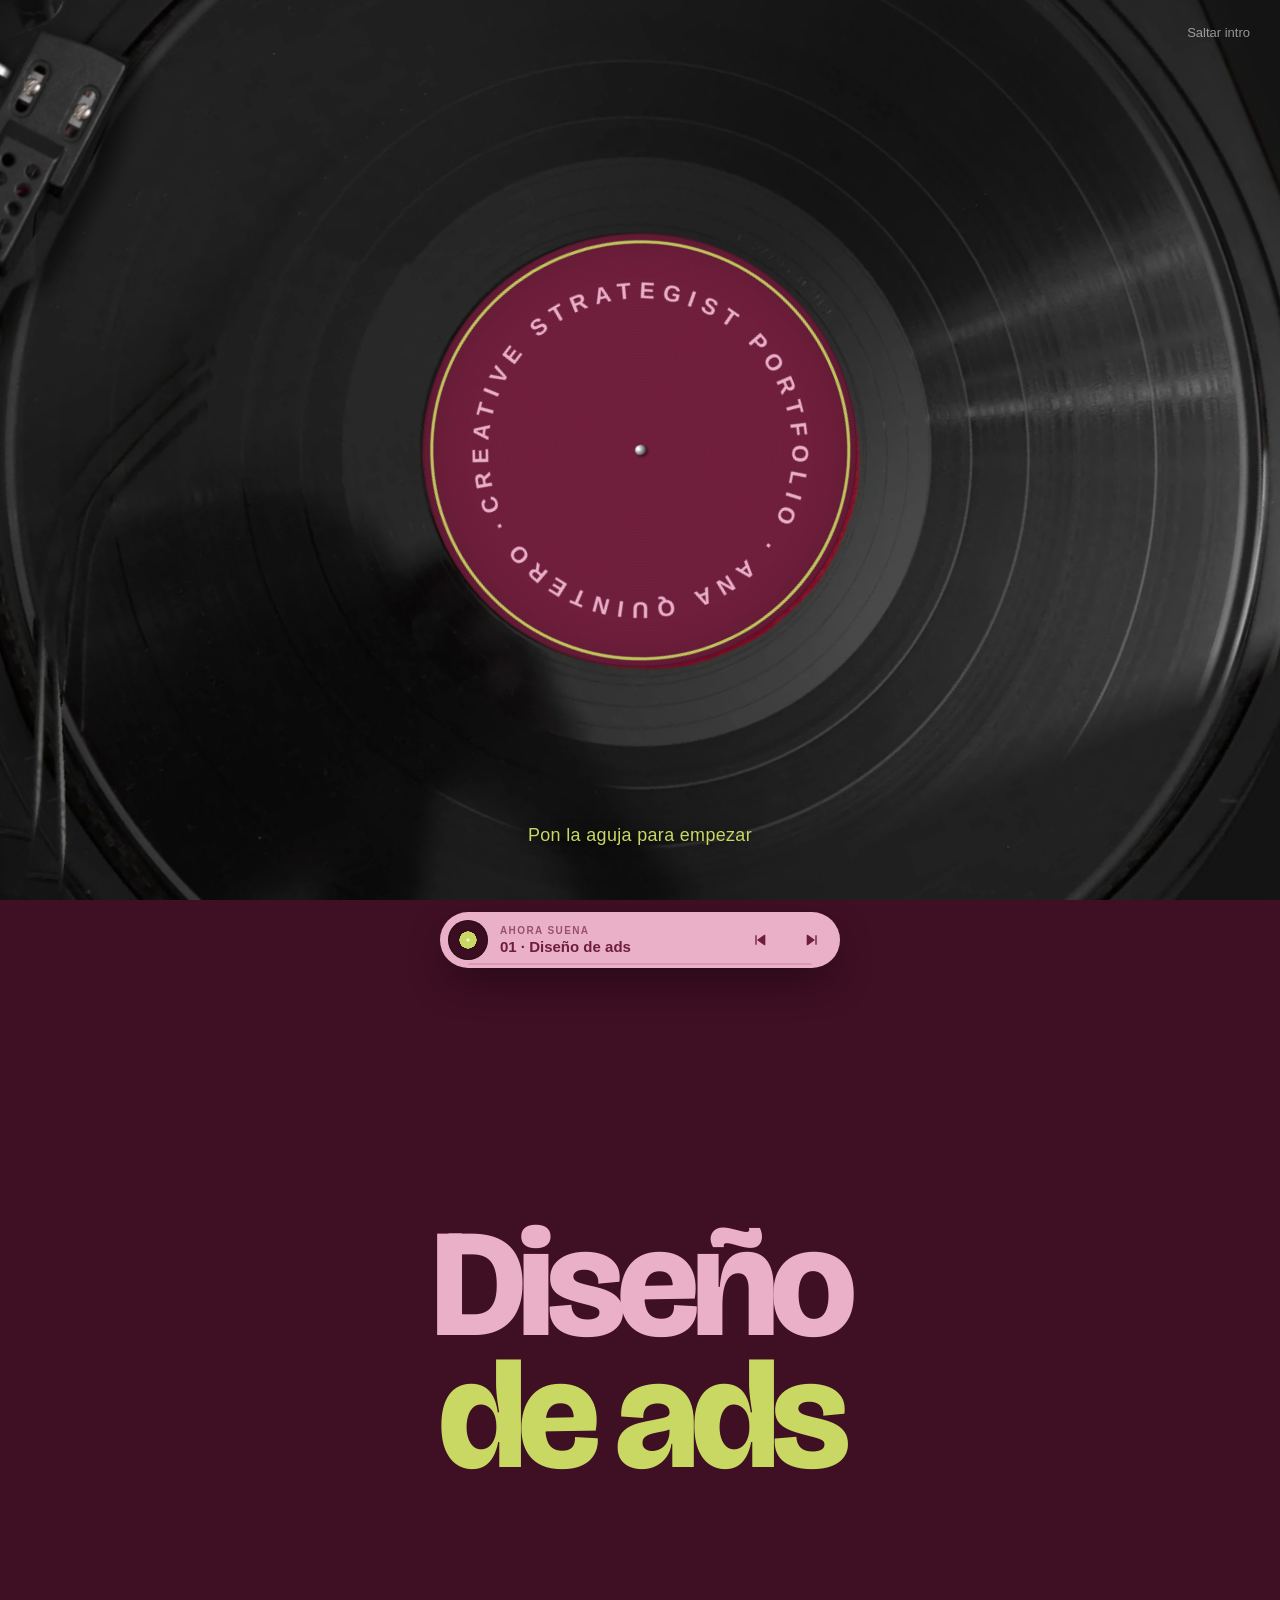
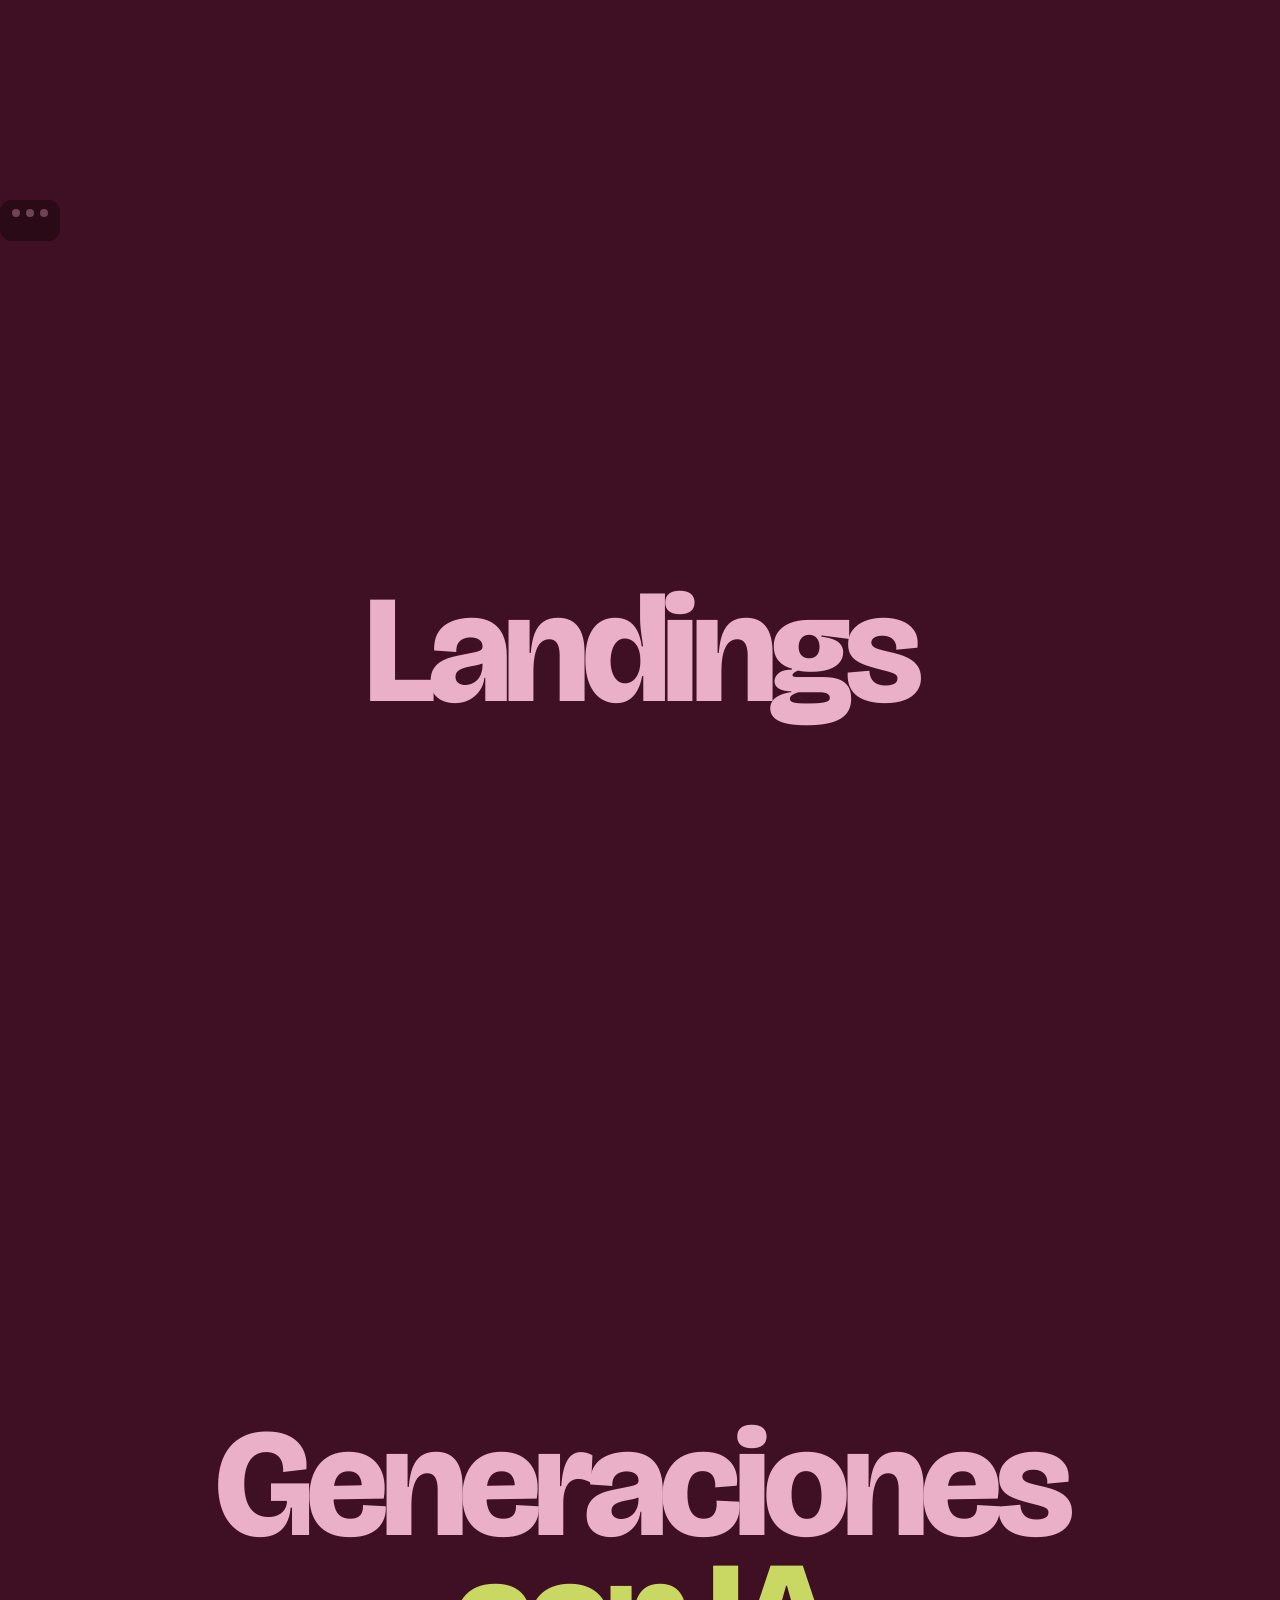
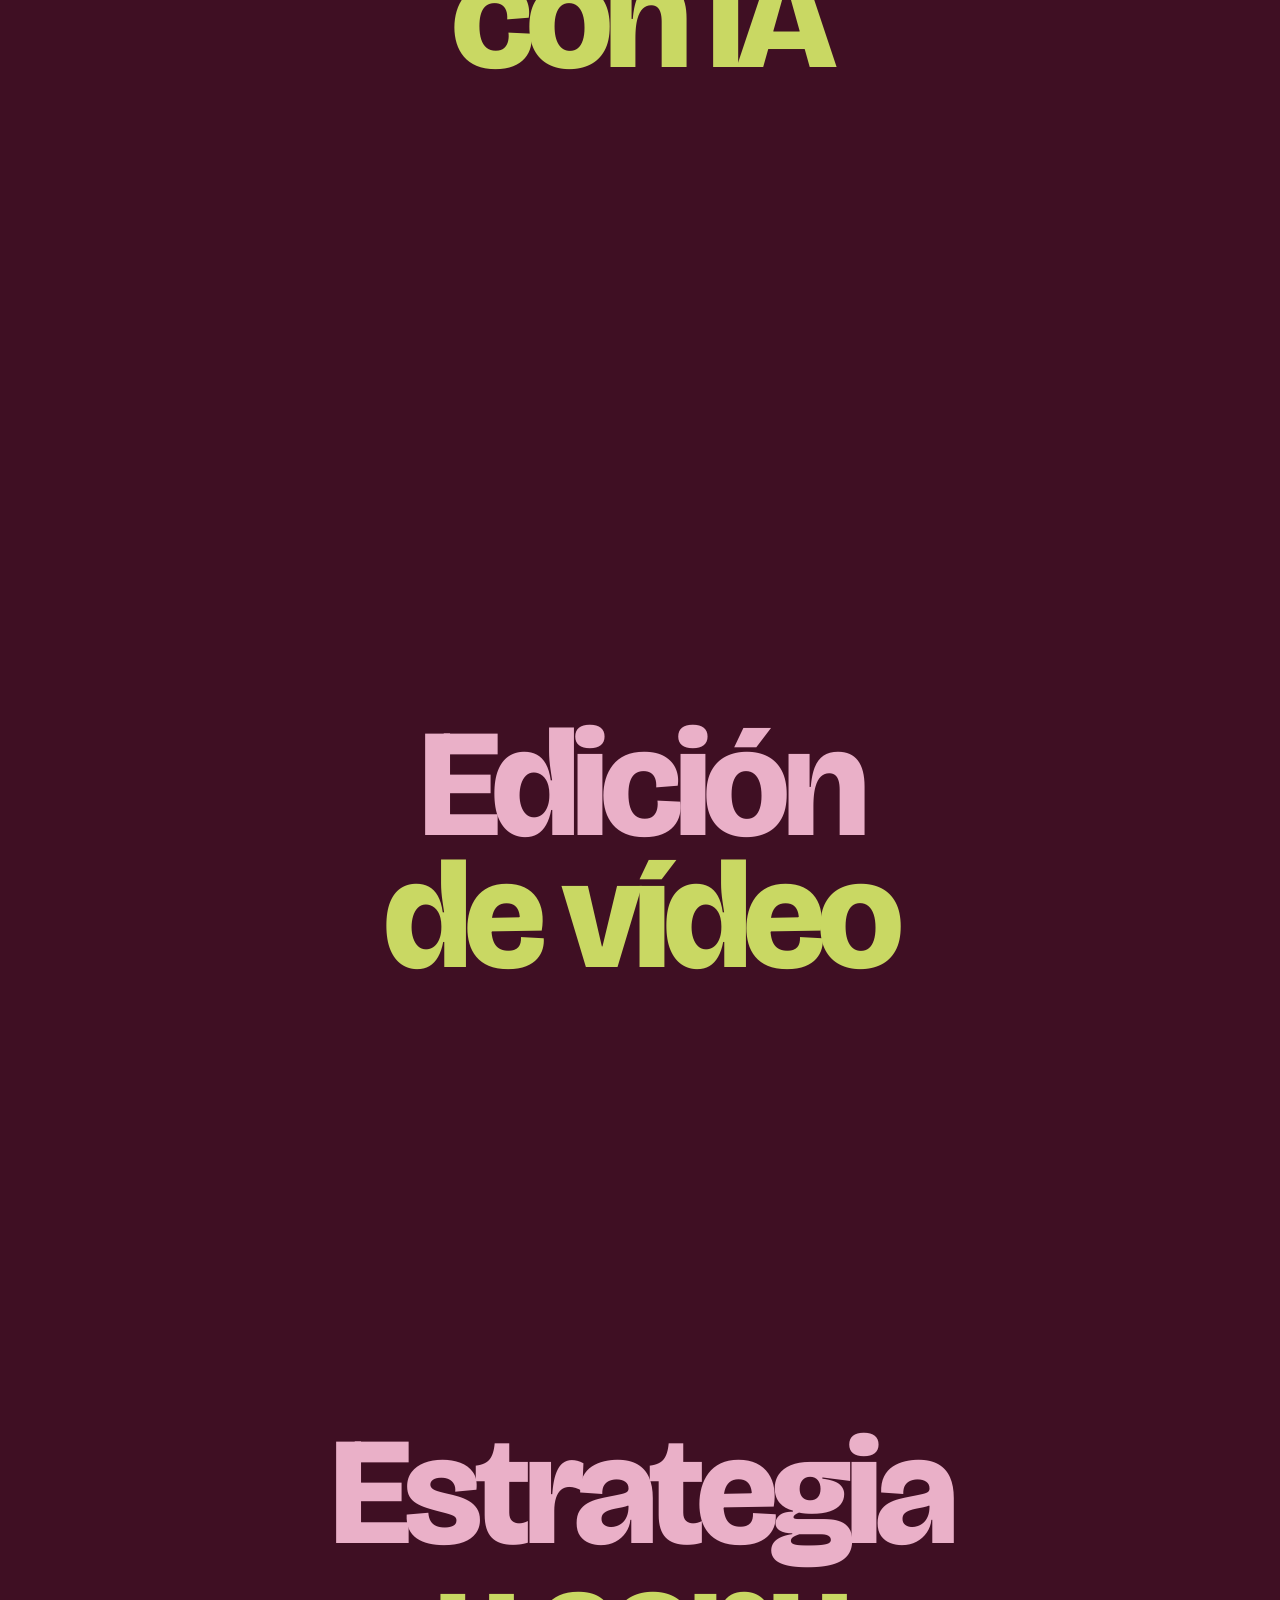
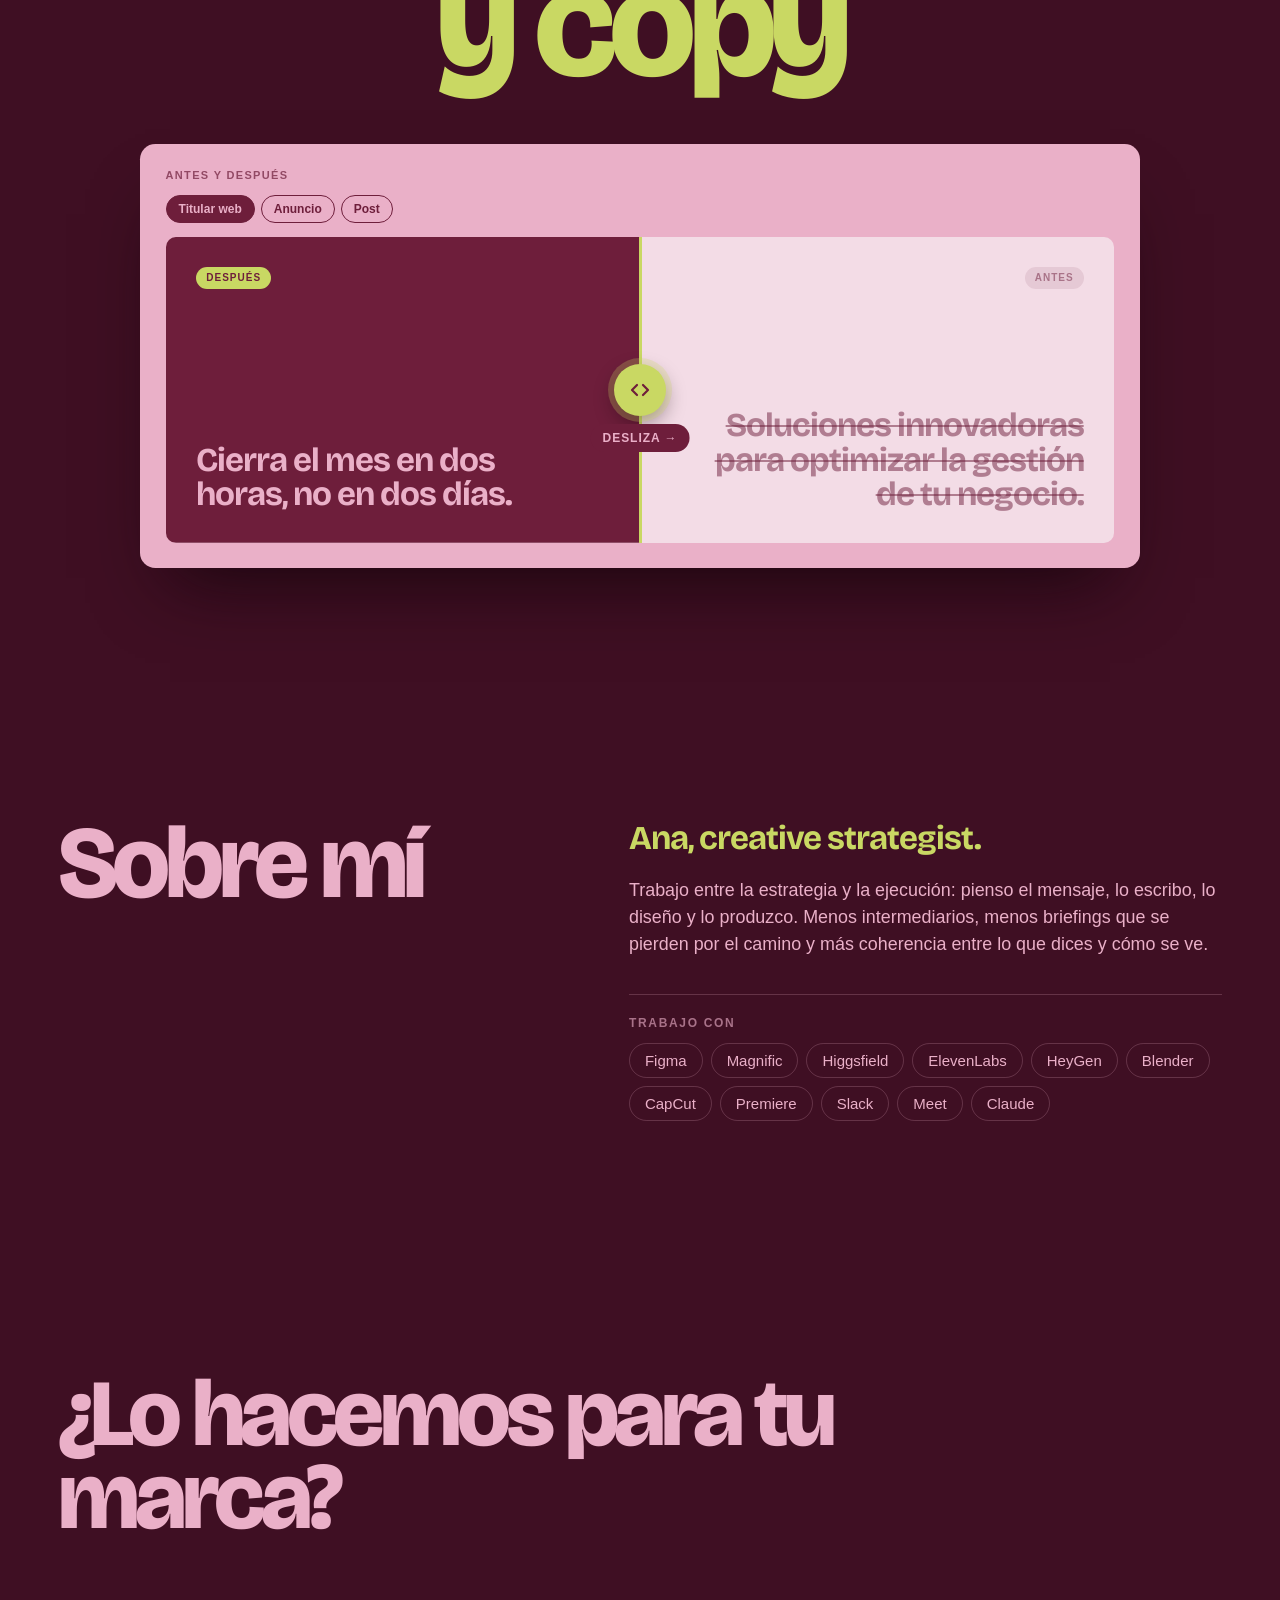
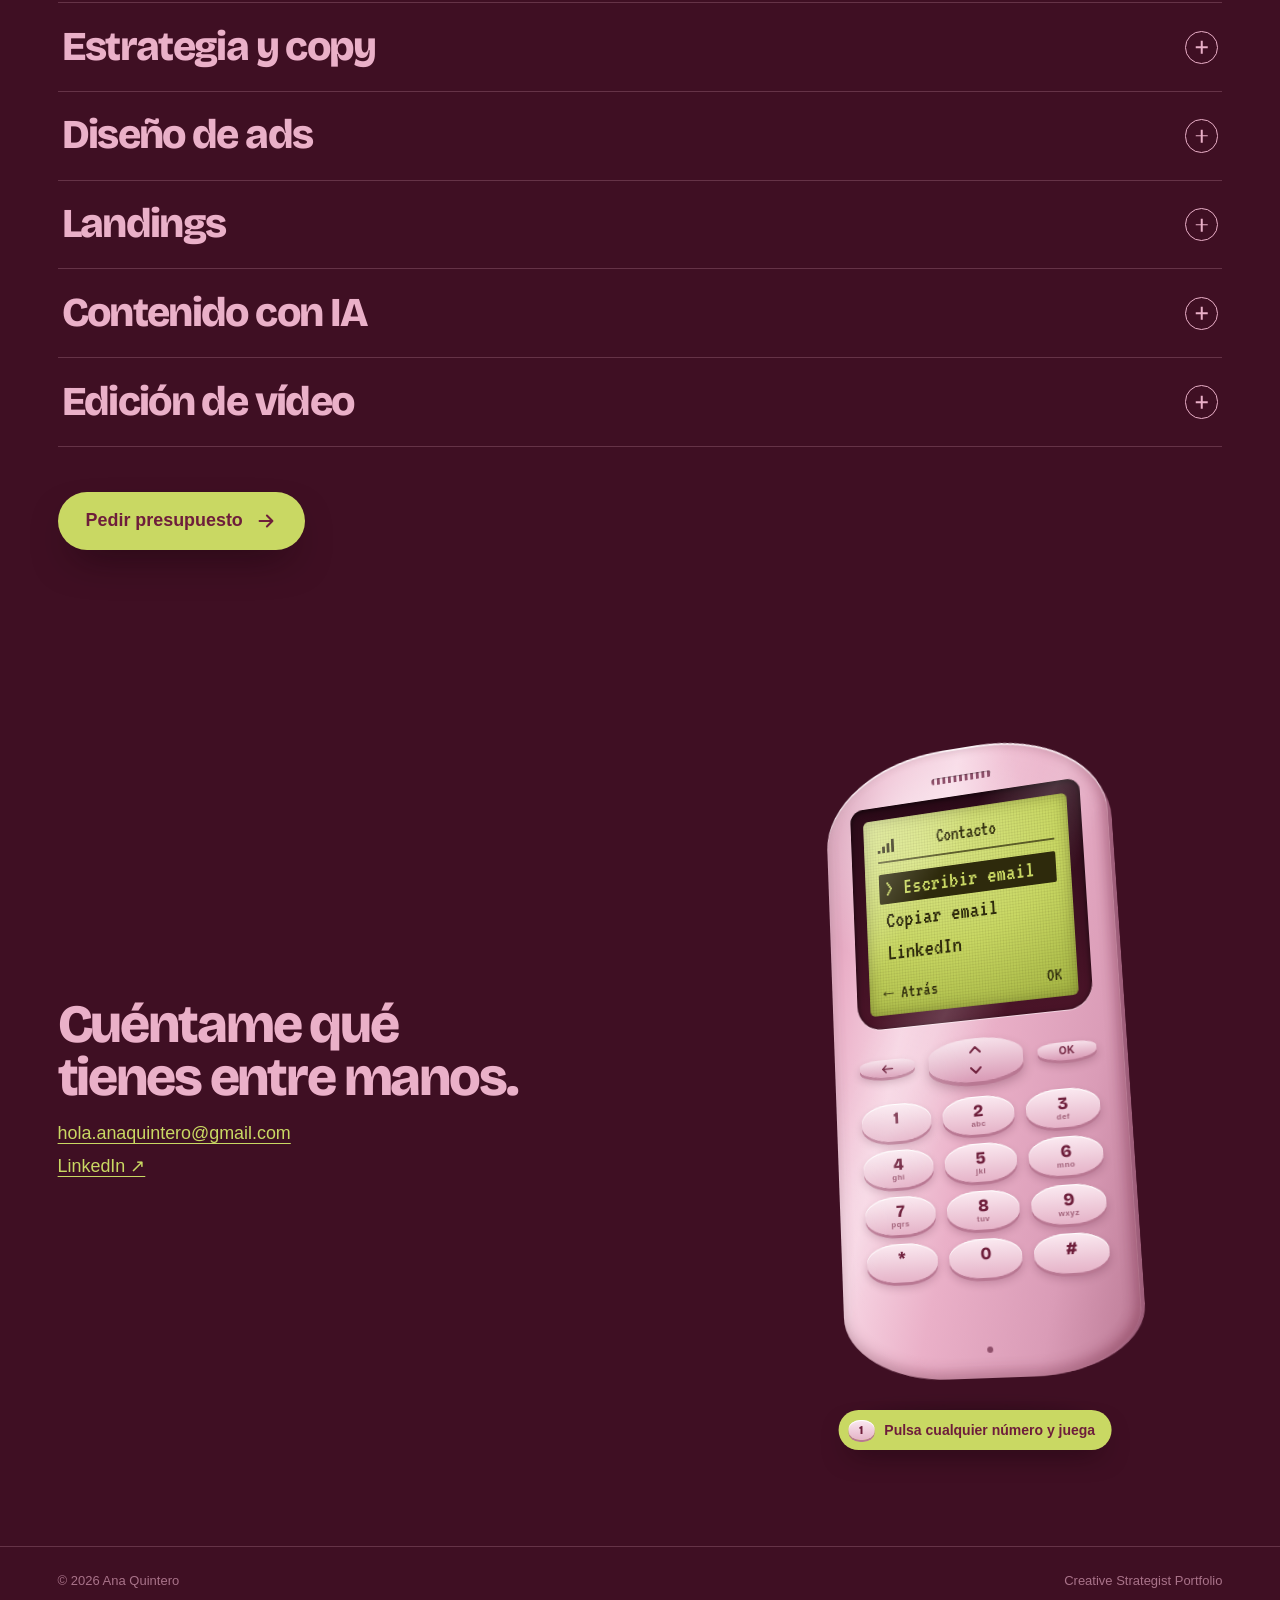
<file: index.html>
<!doctype html>
<html lang="es">
<head>
<meta charset="utf-8">
<meta name="viewport" content="width=device-width, initial-scale=1, viewport-fit=cover">
<title>Ana Quintero · Creative Strategist Portfolio</title>
<meta name="description" content="Portfolio de Ana Quintero, creative strategist: AI content, edición de vídeo y paid media creative para Meta y TikTok.">
<meta name="theme-color" content="#3F0F23">
<meta property="og:title" content="Ana Quintero · Creative Strategist Portfolio">
<meta property="og:description" content="AI Content Creator · Video Editor · Paid Media Creative">
<link rel="icon" href="assets/favicon.svg" type="image/svg+xml">
<link rel="icon" href="assets/favicon-64.png" type="image/png" sizes="64x64">
<link rel="apple-touch-icon" href="assets/favicon-vinyl-180.png">
<link rel="preconnect" href="https://fonts.googleapis.com">
<link rel="preconnect" href="https://fonts.gstatic.com" crossorigin>
<link rel="stylesheet" href="https://fonts.googleapis.com/css2?family=Bricolage+Grotesque:opsz,wght@12..96,600..800&family=VT323&display=swap">
<link rel="stylesheet" href="styles.css?v=88">
<noscript><style>.intro,.player{display:none}body.is-intro{overflow:auto}.rv{opacity:1;transform:none}.bar{opacity:1;transform:none}</style></noscript>
</head>
<body class="is-intro">

<!-- ============ INTRO: vinilo ============ -->
<div class="intro" id="intro" aria-label="Intro: pon la aguja en el vinilo">
  <div class="deck" id="deck" aria-hidden="true">
    <img class="deck__photo" draggable="false" src="assets/intro/deck-1200.webp" srcset="assets/intro/deck-1200.webp 1200w, assets/intro/deck-2400.webp 2400w" sizes="(max-width:820px) 140vw, 130vw" alt="" decoding="async" fetchpriority="high">
    <div class="deck__label" id="label">
      <svg viewBox="-100 -100 200 200"><defs><path id="ring" d="M-70 0a70 70 0 1 1 140 0a70 70 0 1 1-140 0"/></defs>
        <circle r="96" fill="none" stroke="#C9D863" stroke-width="1.4" opacity=".9"/>
        <text font-family="Helvetica Neue, Helvetica, Arial, sans-serif" font-weight="700" font-size="10.5" letter-spacing="2" fill="#EAB0C8"><textPath href="#ring" textLength="436" lengthAdjust="spacing">CREATIVE STRATEGIST PORTFOLIO · ANA QUINTERO ·</textPath></text>
      </svg>
    </div>
    <span class="deck__spindle"></span>
    <img class="deck__arm" id="arm" src="assets/intro/arm-1418.webp" alt="" draggable="false" decoding="async">
  </div>
  <div class="intro__veil" id="veil"></div>
  <p class="intro__hint" id="hint" data-i18n="hint">Pon la aguja para empezar</p>
  <button type="button" class="intro__skip" id="skip" data-i18n="skip">Saltar intro</button>
  <button type="button" class="vh" id="playKey">Poner la aguja</button>
</div>

<!-- ============ BARRA ============ -->
<header class="bar" id="bar">
  <div class="bar__lang" role="group" aria-label="Idioma / Language">
    <button type="button" data-lang="es" aria-pressed="true">ES</button>
    <button type="button" data-lang="en" aria-pressed="false">EN</button>
  </div>
  <nav class="bar__nav" aria-label="Principal">
    <a href="#trabajo" data-i18n="navWork">Trabajo</a>
    <a href="#sobre" data-i18n="navAbout">Sobre mí</a>
    <a href="#servicios" data-i18n="navSvc">Servicios</a>
    <a href="#contacto" class="bar__cta" data-i18n="navContact">Contacto</a>
    <button type="button" class="bar__sound" id="soundBtn" aria-pressed="true" aria-label="Sonido activado"><span class="eq" aria-hidden="true"><i></i><i></i><i></i></span></button>
  </nav>
</header>

<main id="top" class="site" aria-hidden="true">

  <!-- ===== HERO ===== -->
  <section class="hero" aria-label="Inicio">
    <div class="hero__copy">
      <h1 class="hero__title">
        <span class="line"><span>Creative Strategist</span></span>
        <span class="line"><span>Portfolio</span></span>
      </h1>
      <ul class="hero__roles">
        <li>AI Content Creator</li>
        <li>Video Editor</li>
        <li>Paid Media Creative</li>
      </ul>
    </div>
    <div class="fan" id="fan" aria-label="Algunos proyectos"></div>
  </section>

  <!-- ===== TRABAJO (se genera desde main.js) ===== -->
  <div id="trabajo"></div>

  <!-- ===== SOBRE MÍ ===== -->
  <section class="sobre" id="sobre" aria-labelledby="sobre-t">
    <h2 class="sobre__title rv" id="sobre-t" data-i18n="aboutT">Sobre mí</h2>
    <div class="sobre__copy">
      <p class="sobre__lead rv">Ana, creative strategist.</p>
      <p class="rv" data-i18n="aboutP">Trabajo entre la estrategia y la ejecución: pienso el mensaje, lo escribo, lo diseño y lo produzco. Menos intermediarios, menos briefings que se pierden por el camino y más coherencia entre lo que dices y cómo se ve.</p>
      <div class="tools rv">
        <span class="tools__label" data-i18n="tools">Trabajo con</span>
        <ul><li>Figma</li><li>Magnific</li><li>Higgsfield</li><li>ElevenLabs</li><li>HeyGen</li><li>Blender</li><li>CapCut</li><li>Premiere</li><li>Slack</li><li>Meet</li><li>Claude</li></ul>
      </div>
    </div>
  </section>

  <!-- ===== SERVICIOS: trabajemos juntos ===== -->
  <section class="servicios" id="servicios" aria-labelledby="servicios-t">
    <div class="servicios__head">
      <h2 class="servicios__title rv" id="servicios-t" data-i18n="svcT">¿Lo hacemos para tu marca?</h2>
    </div>
    <ol class="svc">
      <li class="svc__i rv">
        <button type="button" class="svc__t" aria-expanded="false" aria-controls="svc1"><b data-i18n="s1t"></b><span class="svc__plus" aria-hidden="true"></span></button>
        <div class="svc__body" id="svc1"><div><ul data-svc="1"></ul></div></div>
      </li>
      <li class="svc__i rv">
        <button type="button" class="svc__t" aria-expanded="false" aria-controls="svc2"><b data-i18n="s2t"></b><span class="svc__plus" aria-hidden="true"></span></button>
        <div class="svc__body" id="svc2"><div><ul data-svc="2"></ul></div></div>
      </li>
      <li class="svc__i rv">
        <button type="button" class="svc__t" aria-expanded="false" aria-controls="svc3"><b data-i18n="s3t"></b><span class="svc__plus" aria-hidden="true"></span></button>
        <div class="svc__body" id="svc3"><div><ul data-svc="3"></ul></div></div>
      </li>
      <li class="svc__i rv">
        <button type="button" class="svc__t" aria-expanded="false" aria-controls="svc4"><b data-i18n="s4t"></b><span class="svc__plus" aria-hidden="true"></span></button>
        <div class="svc__body" id="svc4"><div><ul data-svc="4"></ul></div></div>
      </li>
      <li class="svc__i rv">
        <button type="button" class="svc__t" aria-expanded="false" aria-controls="svc5"><b data-i18n="s5t"></b><span class="svc__plus" aria-hidden="true"></span></button>
        <div class="svc__body" id="svc5"><div><ul data-svc="5"></ul></div></div>
      </li>
    </ol>
    <div class="servicios__cta rv">
      <a class="btn-hire" id="hireBtn" href="mailto:hola.anaquintero@gmail.com"><span data-i18n="svcBtn">Pedir presupuesto</span><svg viewBox="0 0 24 24" aria-hidden="true"><path d="M5 12h14M13 6l6 6-6 6"/></svg></a>
    </div>
  </section>

  <!-- ===== CONTACTO: móvil ===== -->
  <section class="contacto" id="contacto" aria-labelledby="contacto-t">
    <div class="contacto__copy">
      <p class="contacto__sub" id="contacto-t" data-i18n="contactSub">Cuéntame qué tienes entre manos.</p>
      <p class="contacto__links"><a class="contacto__mail" href="mailto:hola.anaquintero@gmail.com">hola.anaquintero@gmail.com</a><br><a class="contacto__in" href="https://www.linkedin.com/in/quinteroana" target="_blank" rel="noopener">LinkedIn ↗</a></p>
    </div>
    <div class="phone-wrap" id="phoneWrap">
      <div class="phone" id="phone">
        <span class="phone__side" aria-hidden="true"></span>
        <div class="phone__face">
          <span class="phone__speaker" aria-hidden="true"></span>
          <div class="phone__bezel">
            <div class="lcd" id="lcd">
              <div class="lcd__status" aria-hidden="true">
                <span class="lcd__signal"><i></i><i></i><i></i><i></i></span>
                <span class="lcd__title" id="lcdTitle" data-i18n="lcdTitle">Contacto</span>
                <span class="lcd__bat"><i></i><i></i><i></i></span>
              </div>
              <ul class="lcd__menu" id="lcdMenu" role="menu" aria-label="Opciones de contacto">
                <li role="none"><a role="menuitem" href="mailto:hola.anaquintero@gmail.com" data-i="0" data-i18n="mWrite">Escribir email</a></li>
                <li role="none"><button role="menuitem" type="button" data-i="1" data-i18n="mCopy">Copiar email</button></li>
                <li role="none"><a role="menuitem" href="https://www.linkedin.com/in/quinteroana" target="_blank" rel="noopener" data-i="2">LinkedIn</a></li>
              </ul>
              <p class="lcd__msg" id="lcdMsg" aria-live="polite"></p>
              <div class="lcd__soft" aria-hidden="true"><span data-i18n="soft1">← Atrás</span><span data-i18n="soft2">OK</span></div>
              <span class="lcd__glass" aria-hidden="true"></span>
            </div>
          </div>
          <div class="phone__ctrl">
            <button type="button" class="soft" id="softL" aria-label="Volver"><svg viewBox="0 0 16 10" aria-hidden="true"><path d="M6 1 2 5l4 4M2 5h12"/></svg></button>
            <div class="navkey">
              <button type="button" id="navUp" aria-label="Subir"><svg viewBox="0 0 12 8"><path d="M1 7 6 2l5 5"/></svg></button>
              <button type="button" id="navDown" aria-label="Bajar"><svg viewBox="0 0 12 8"><path d="M1 1l5 5 5-5"/></svg></button>
            </div>
            <button type="button" class="soft soft--ok" id="softR" aria-label="OK, elegir opción">OK</button>
          </div>
          <div class="phone__keys" id="keys">
            <button type="button" data-k="1">1<small>&nbsp;</small></button><button type="button" data-k="2">2<small>abc</small></button><button type="button" data-k="3">3<small>def</small></button>
            <button type="button" data-k="4">4<small>ghi</small></button><button type="button" data-k="5">5<small>jkl</small></button><button type="button" data-k="6">6<small>mno</small></button>
            <button type="button" data-k="7">7<small>pqrs</small></button><button type="button" data-k="8">8<small>tuv</small></button><button type="button" data-k="9">9<small>wxyz</small></button>
            <button type="button" data-k="*">*<small>&nbsp;</small></button><button type="button" data-k="0">0<small>&nbsp;</small></button><button type="button" data-k="#">#<small>&nbsp;</small></button>
          </div>
          <span class="phone__mic" aria-hidden="true"></span>
        </div>
      </div>
      <span class="phone-shadow" aria-hidden="true"></span>
      <p class="phone-tip"><span class="phone-tip__k" aria-hidden="true">1</span><span data-i18n="gameTip">Pulsa cualquier número y juega</span></p>
    </div>
  </section>

  <footer class="foot"><p>© 2026 Ana Quintero</p><p>Creative Strategist Portfolio</p></footer>

</main>

<!-- ============ AHORA SUENA ============ -->
<div class="player" id="player" aria-label="Ahora suena">
  <span class="player__disc" aria-hidden="true"></span>
  <div class="player__info">
    <span class="player__k" data-i18n="nowPlaying">Ahora suena</span>
    <span class="player__t" id="playerT">01 · Diseño de ads</span>
  </div>
  <button type="button" class="player__btn" id="prevT" aria-label="Bloque anterior"><svg viewBox="0 0 24 24"><path d="M6 5v14M19 5 9 12l10 7z"/></svg></button>
  <button type="button" class="player__btn" id="nextT" aria-label="Bloque siguiente"><svg viewBox="0 0 24 24"><path d="M18 5v14M5 5l10 7-10 7z"/></svg></button>
  <span class="player__bar" aria-hidden="true"><i id="playerBar"></i></span>
</div>

<!-- ============ LUPA ============ -->
<div class="lupa" id="lupa" role="dialog" aria-modal="true" aria-label="Ver en grande" hidden>
  <button type="button" class="lupa__close" data-close data-i18n="close">Cerrar</button>
  <button type="button" class="lupa__nav lupa__nav--prev" data-step="-1" aria-label="Anterior">←</button>
  <div class="lupa__stage" id="lupaStage"></div>
  <button type="button" class="lupa__nav lupa__nav--next" data-step="1" aria-label="Siguiente">→</button>
</div>

<!-- ============ VISOR LANDINGS ============ -->
<div class="visor" id="visor" role="dialog" aria-modal="true" aria-label="Vista de la landing" hidden>
  <div class="visor__bar">
    <span class="visor__t" id="visorT"></span>
    <div class="visor__modes" role="group" aria-label="Tamaño">
      <button type="button" data-mode="desktop" data-i18n="desktop">Escritorio</button>
      <button type="button" data-mode="mobile" data-i18n="mobile">Móvil</button>
    </div>
    <button type="button" class="visor__close" data-close data-i18n="close">Cerrar</button>
  </div>
  <div class="visor__stage"><div class="visor__frame" id="visorFrame"><iframe title="Landing a tamaño real"></iframe></div></div>
</div>

<p class="more" id="more" aria-hidden="true"><span class="more__ico"><i></i></span><span data-i18n="more">Desliza para ver más</span></p>

<div class="toast" id="toast" role="status" aria-live="polite"></div>

<script src="main.js?v=88" defer></script>
</body>
</html>
</file>
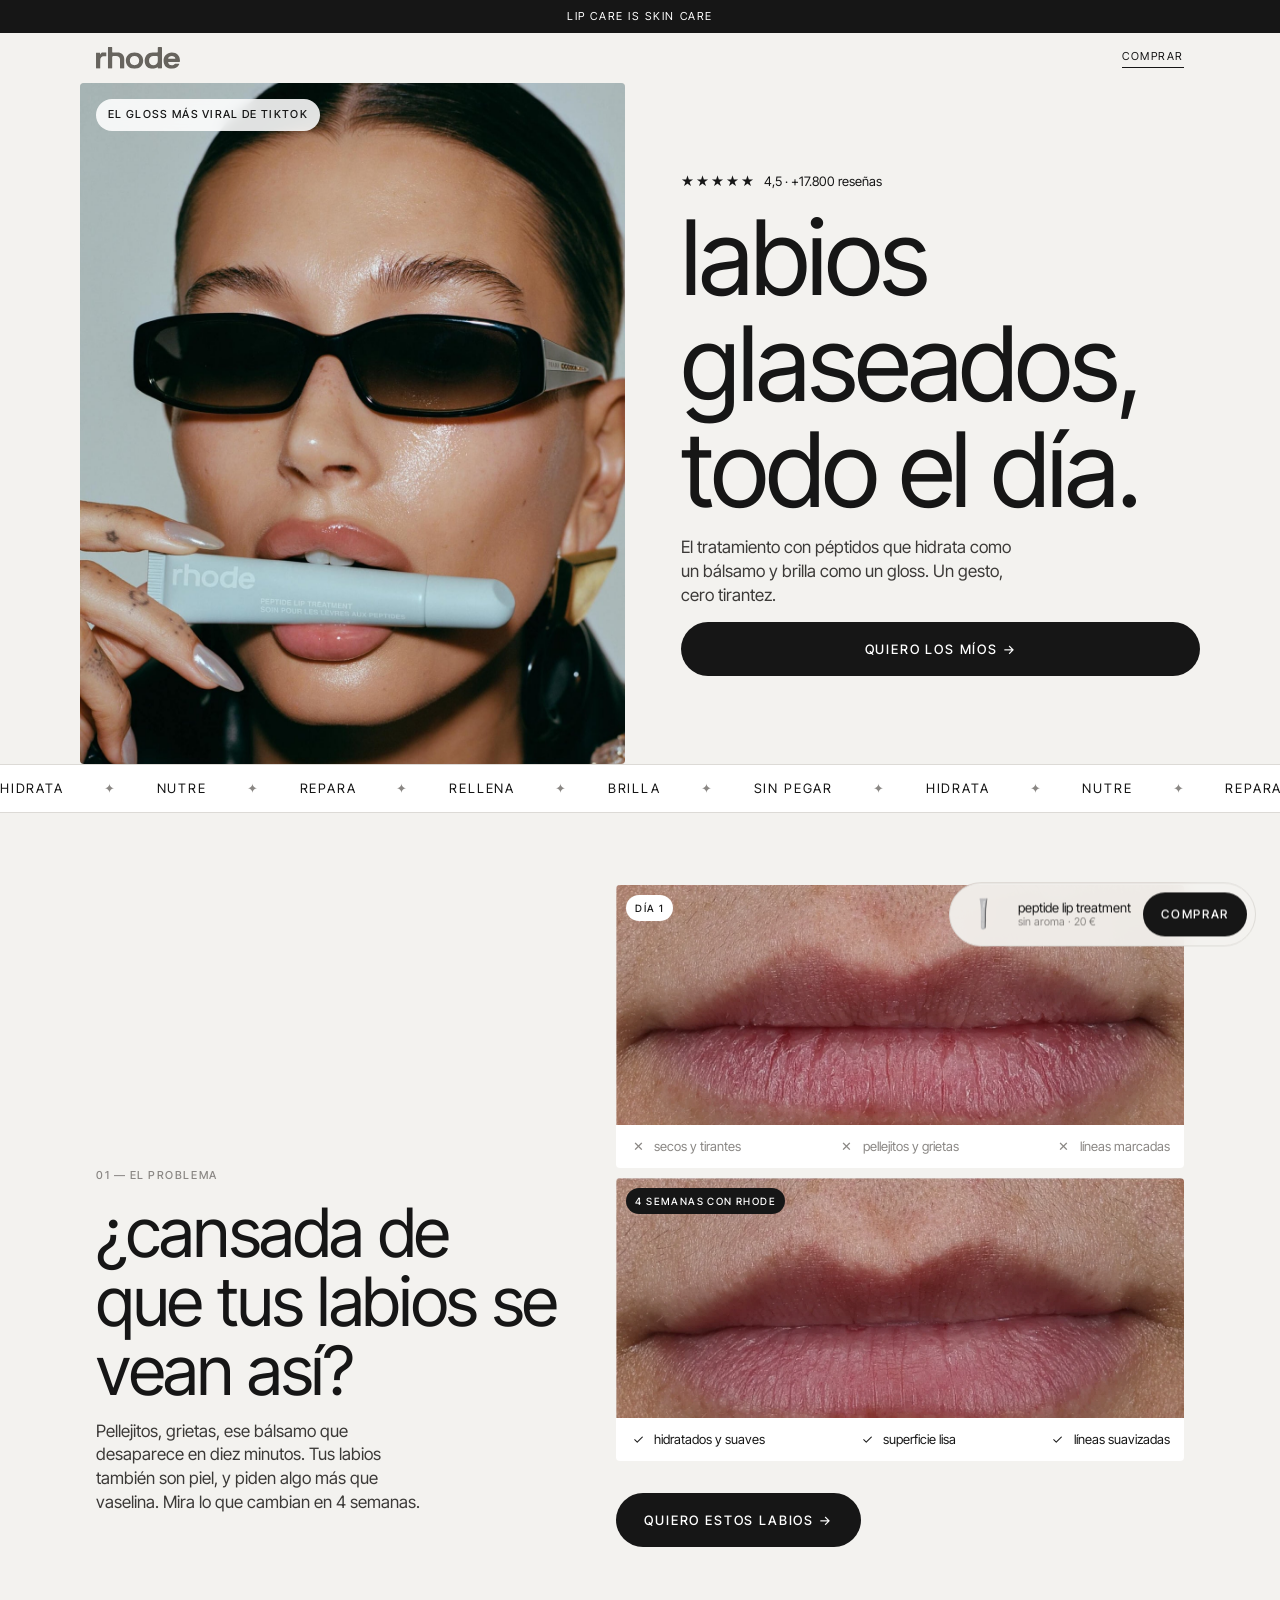
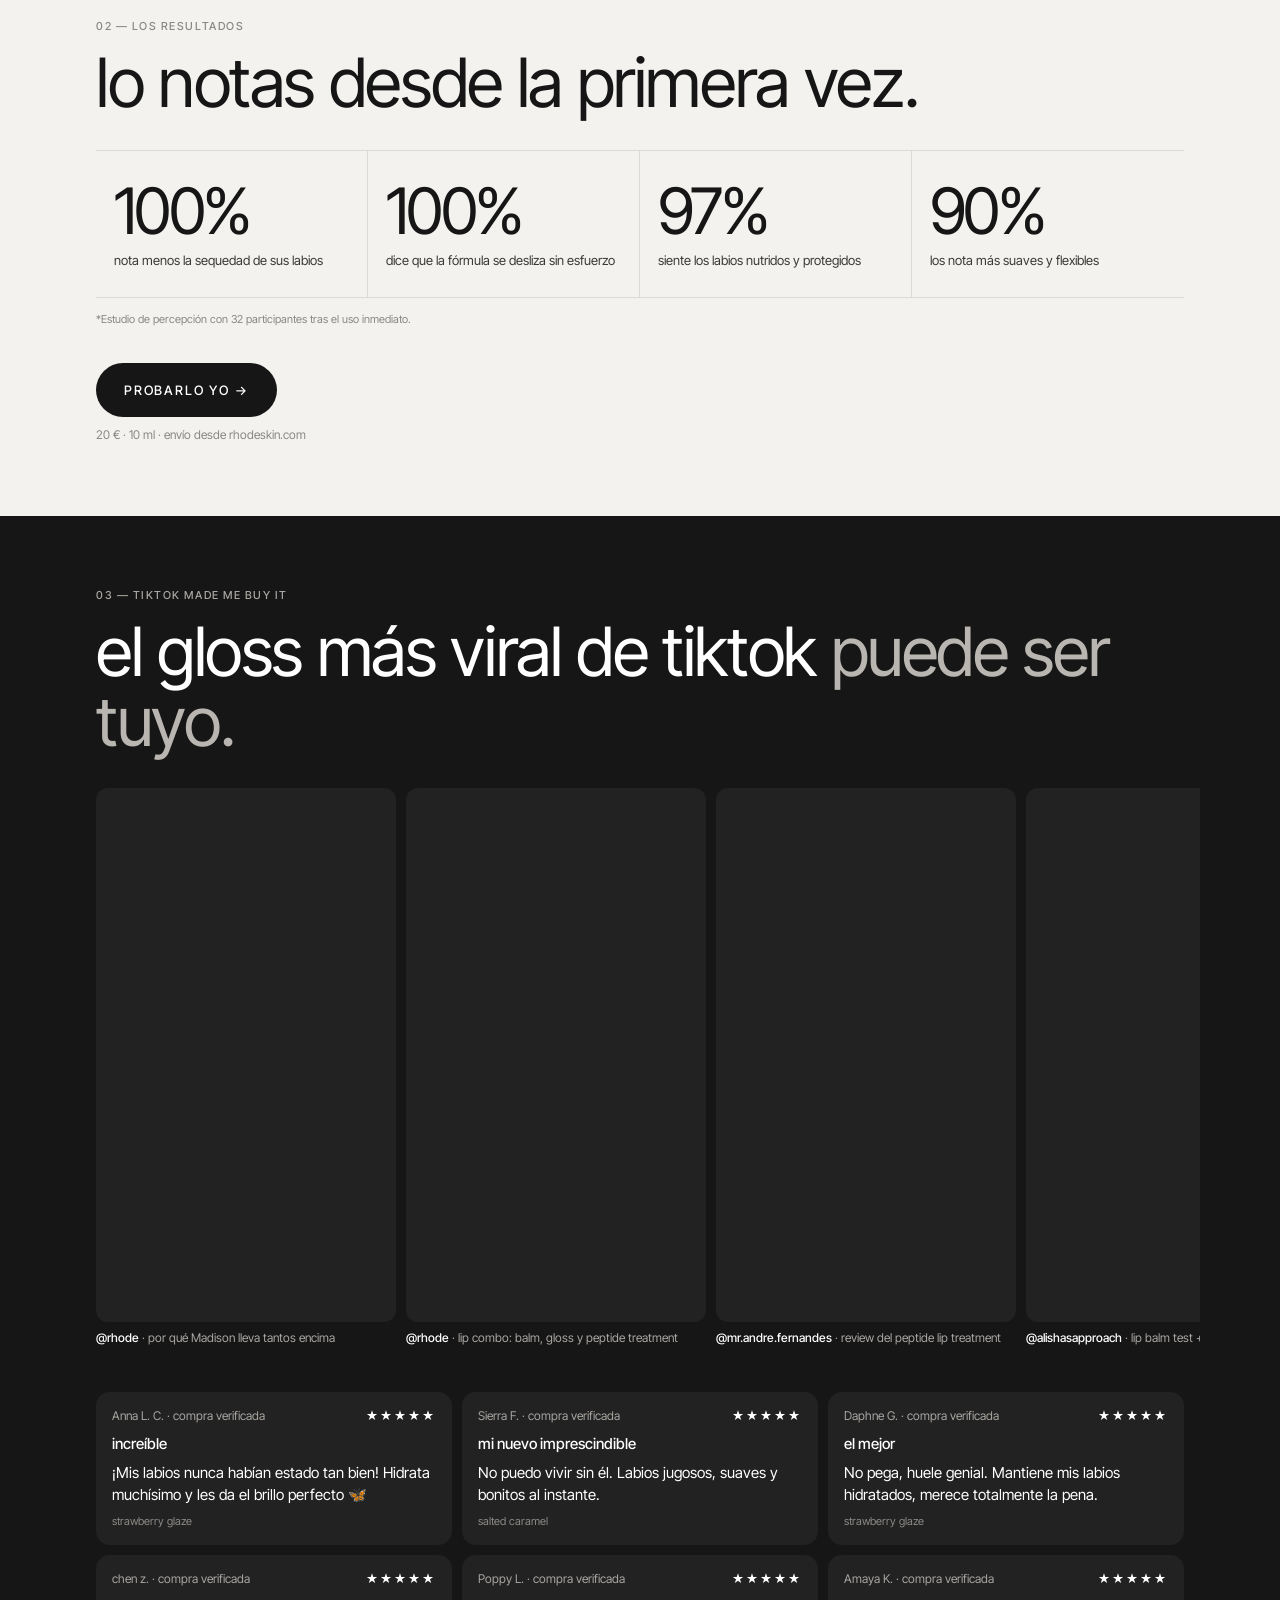
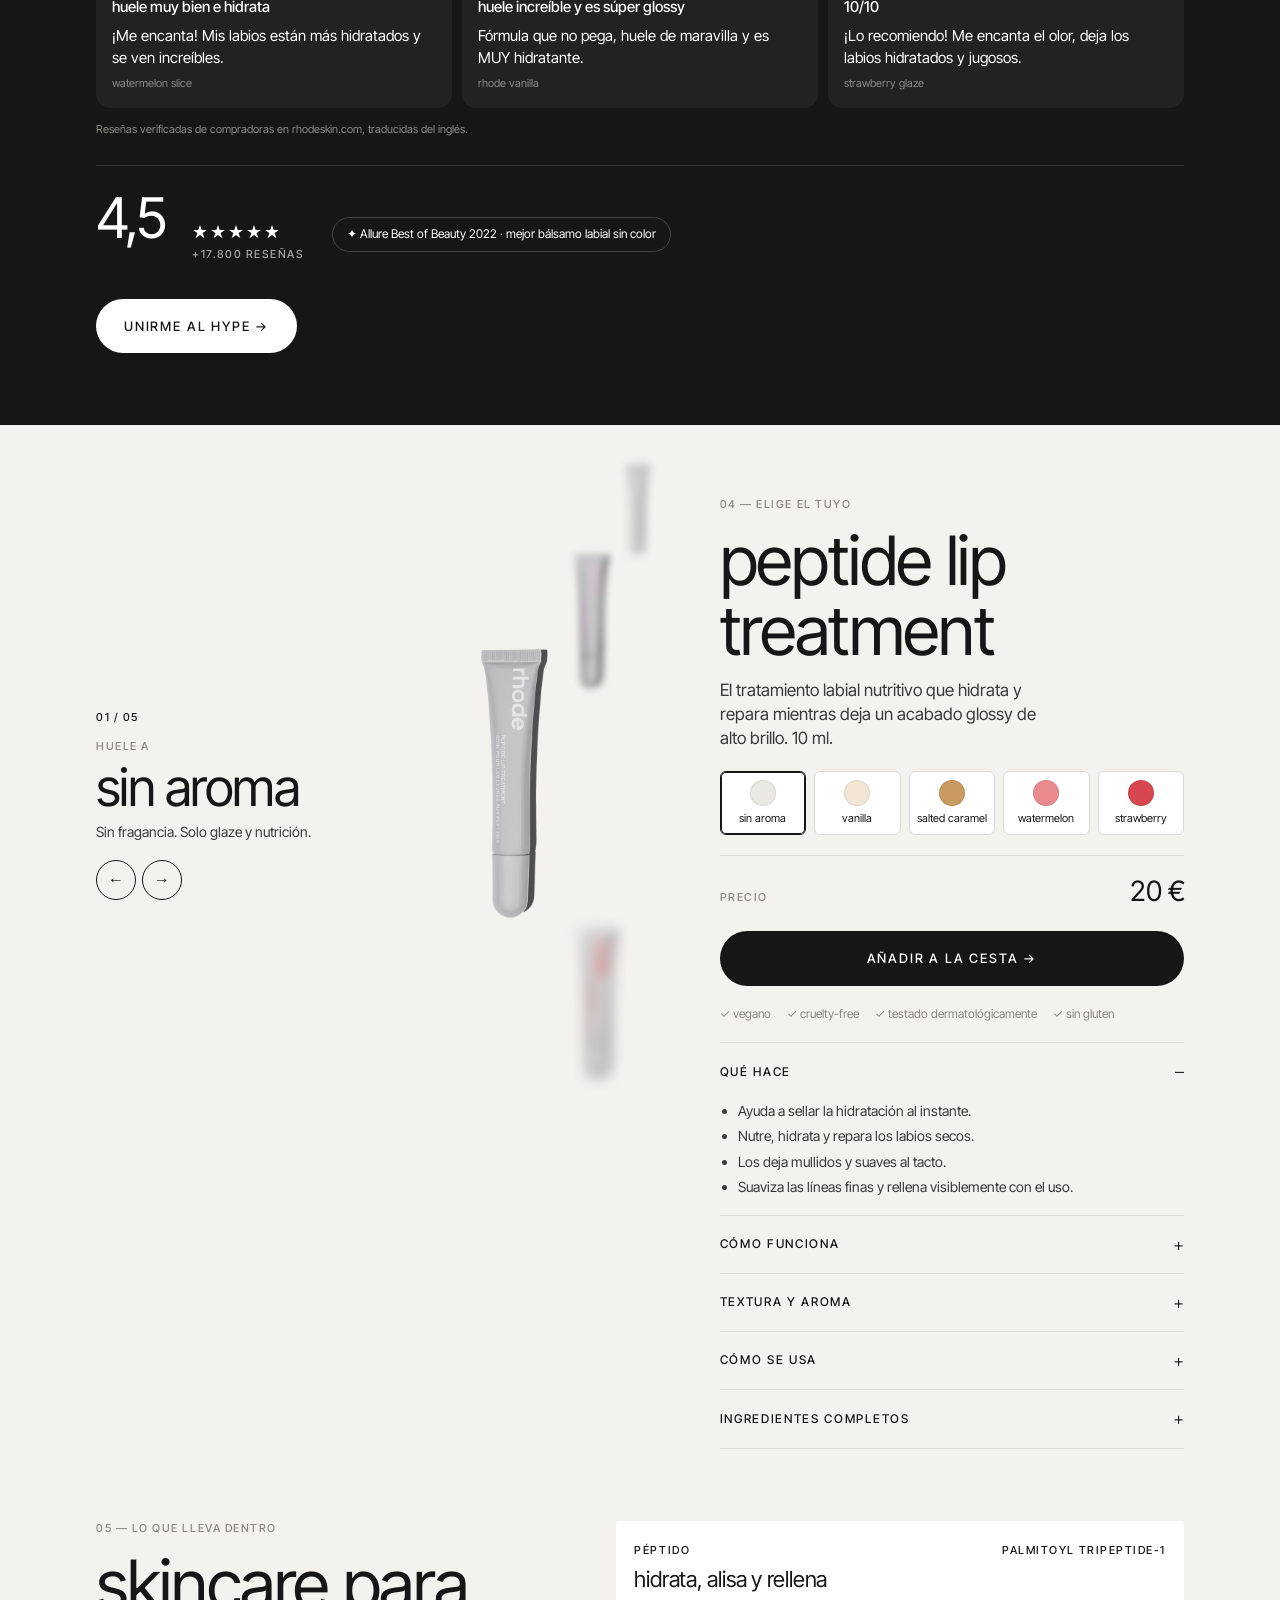
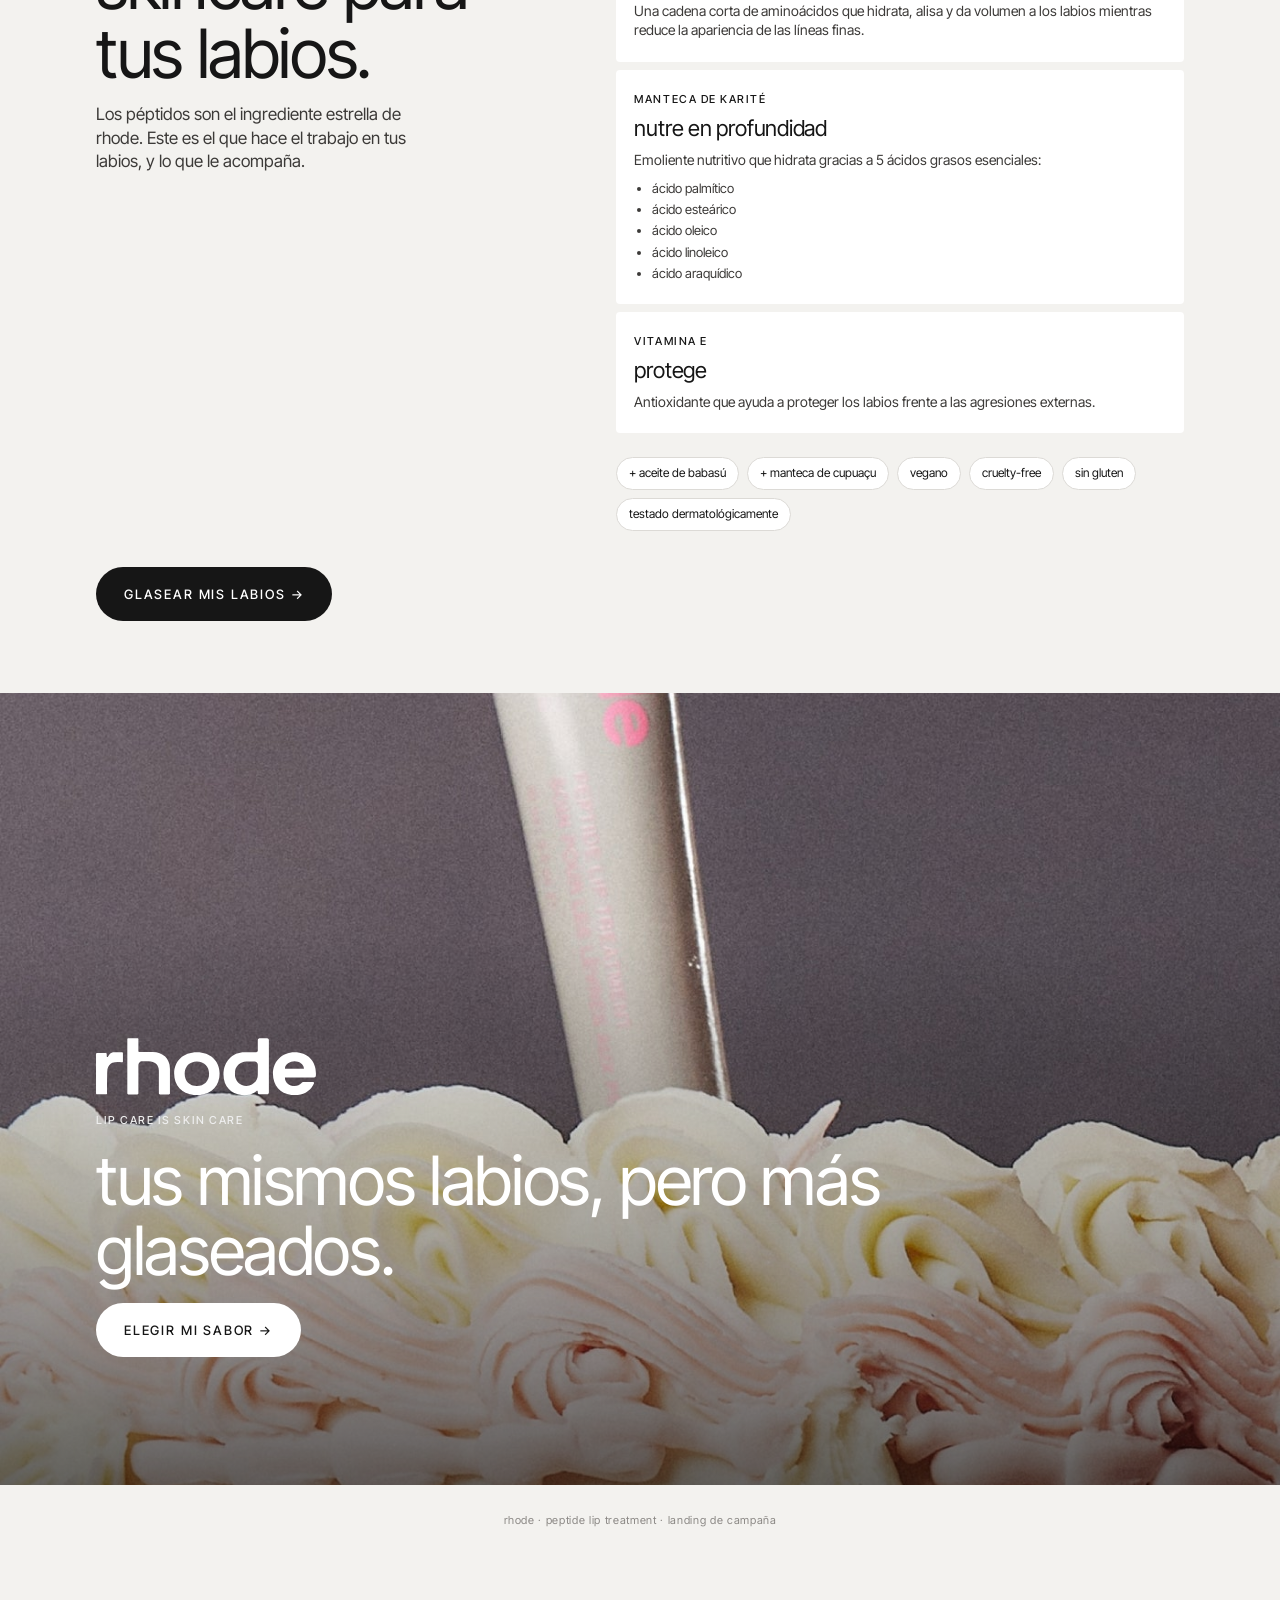
<file: landings/rhode/index.html>
<!doctype html>
<html lang="es" class="js">
<head>
<meta charset="utf-8">
<meta name="viewport" content="width=device-width, initial-scale=1">
<title>peptide lip treatment · rhode</title>
<meta name="description" content="El tratamiento de labios más viral de TikTok. Hidrata, rellena y deja un brillo glaseado.">
<link rel="preconnect" href="https://fonts.googleapis.com">
<link rel="preconnect" href="https://fonts.gstatic.com" crossorigin>
<link href="https://fonts.googleapis.com/css2?family=Inter+Tight:wght@300;400;500;600&display=swap" rel="stylesheet">
<style>
  :root{
    --bg:#f3f2ef;
    --paper:#ffffff;
    --ink:#161616;
    --muted:#8a8784;
    --line:#dcdad6;
    --chip:#e8e6e2;
    --glaze:#d9d6d1;
    --brand:#67645e;
  }
  *{box-sizing:border-box;margin:0;padding:0}
  html{scroll-behavior:smooth;overflow-x:clip}
  body{overflow-x:clip}
  body{background:var(--bg);color:var(--ink);font-family:"Inter Tight",Helvetica,Arial,sans-serif;font-weight:400;-webkit-font-smoothing:antialiased;line-height:1.4;padding-bottom:84px}
  img{display:block;width:100%;height:100%;object-fit:cover}
  a{color:inherit}
  .wrap{max-width:1120px;margin:0 auto;padding:0 16px}
  .label{font-size:11px;letter-spacing:.14em;text-transform:uppercase;color:var(--muted);font-weight:500}
  h1,h2,h3{font-weight:400;letter-spacing:-.02em;line-height:1.02;text-transform:lowercase}
  h1{font-size:clamp(44px,11vw,104px)}
  h2{font-size:clamp(34px,7.5vw,68px)}
  h3{font-size:22px;letter-spacing:-.01em}
  p.lead{font-size:17px;color:#3c3a38;max-width:34ch}
  .btn{display:inline-flex;align-items:center;justify-content:center;gap:10px;background:var(--ink);color:#fff;text-decoration:none;font-size:13px;letter-spacing:.14em;text-transform:uppercase;font-weight:500;padding:18px 28px;border-radius:999px;border:0;cursor:pointer;transition:transform .15s ease,opacity .15s}
  .btn:hover{transform:translateY(-1px);opacity:.92}
  .btn.full{width:100%}

  /* logo (svg oficial inline) */
  .logo{display:block;color:var(--brand);line-height:0}
  .logo svg{width:84px;height:auto;display:block}
  .logo.lg svg{width:min(220px,55vw)}
  .logo.lg{color:#fff}

  .bar{background:var(--ink);color:#fff;font-size:11px;letter-spacing:.14em;text-transform:uppercase;text-align:center;padding:9px 16px}
  header.nav{display:flex;justify-content:space-between;align-items:center;padding:14px 16px;max-width:1120px;margin:0 auto}
  .nav a.mini{font-size:11px;letter-spacing:.14em;text-transform:uppercase;text-decoration:none;border-bottom:1px solid currentColor;padding-bottom:2px}

  /* hero */
  .hero{position:relative;display:grid;gap:0}
  .hero-media{position:relative;aspect-ratio:1/1;overflow:hidden;background:var(--glaze)}
  .hero-media img{object-position:50% 40%}
  .hero-copy{padding:22px 16px 36px;display:grid;gap:14px}
  .stars{display:flex;align-items:center;gap:8px;font-size:13px}
  .stars b{letter-spacing:2px;font-weight:400}
  .tag-pill{position:absolute;left:16px;top:16px;background:rgba(255,255,255,.88);backdrop-filter:blur(6px);padding:8px 12px;border-radius:999px;font-size:11px;letter-spacing:.12em;text-transform:uppercase;font-weight:500}
  @media(min-width:900px){
    .hero{grid-template-columns:1.05fr 1fr;align-items:center;max-width:1120px;margin:0 auto;padding:0 16px;gap:56px}
    .hero-media{aspect-ratio:4/5;border-radius:4px}
    .hero-copy{padding:0}
  }

  .marquee{overflow:hidden;border-top:1px solid var(--line);border-bottom:1px solid var(--line);background:var(--paper);white-space:nowrap}
  .marquee-track{display:inline-flex;gap:40px;padding:14px 0;animation:mq 28s linear infinite;font-size:13px;letter-spacing:.14em;text-transform:uppercase}
  .marquee-track span::after{content:"✦";margin-left:40px;color:var(--muted)}
  @keyframes mq{to{transform:translateX(-50%)}}

  section{padding:72px 0}
  .sec-head{display:grid;gap:14px;margin-bottom:32px}

  /* antes / después */
  .badge{position:absolute;left:10px;top:10px;font-size:10px;letter-spacing:.14em;text-transform:uppercase;background:#fff;padding:6px 9px;border-radius:999px;font-weight:500}
  .badge.dark{background:var(--ink);color:#fff}
  ul.ticks{list-style:none;display:grid;gap:7px;font-size:14px}
  ul.ticks li{display:flex;gap:8px;align-items:flex-start}
  ul.ticks li::before{flex:none;width:16px;text-align:center}
  .ba{display:grid;gap:10px}
  .ba-row{background:var(--paper);border-radius:4px;overflow:hidden}
  .ba-ph{position:relative;aspect-ratio:1320/560;overflow:hidden;background:var(--chip)}
  .ba-ph img{position:absolute;left:0;top:0;width:100%;height:auto}
  .ba-ph img.bottom{transform:translateY(-51.04%)}
  .ba-row ul.ticks{grid-auto-flow:column;grid-template-columns:repeat(3,auto);justify-content:space-between;padding:12px 14px;font-size:13px}
  .before ul.ticks li{color:var(--muted)}
  .before ul.ticks li::before{content:"✕"}
  .after ul.ticks li::before{content:"✓"}
  @media(min-width:900px){.problem-grid{display:grid;grid-template-columns:.9fr 1.1fr;gap:56px;align-items:end}}

  /* claims */
  .claims{display:grid;grid-template-columns:1fr 1fr;border-top:1px solid var(--line)}
  .claim{padding:22px 4px 22px 0;border-bottom:1px solid var(--line);display:grid;gap:8px}
  .claim:nth-child(odd){padding-right:14px;border-right:1px solid var(--line)}
  .claim:nth-child(even){padding-left:14px}
  .claim .n{font-size:clamp(40px,9vw,64px);letter-spacing:-.04em;line-height:1}
  .claim p{font-size:13px;color:#3c3a38}
  .foot{font-size:11px;color:var(--muted);margin-top:14px}
  @media(min-width:900px){.claims{grid-template-columns:repeat(4,1fr)}.claim{border-right:1px solid var(--line)!important;padding:28px 18px!important}.claim:last-child{border-right:0!important}}

  /* social */
  .social{background:var(--ink);color:#fff}
  .social .label{color:#a9a6a2}
  .social h2 em{font-style:normal;color:#b9b5b0}
  .tt-strip{display:flex;gap:10px;overflow-x:auto;scroll-snap-type:x mandatory;scroll-padding-inline:16px;margin:0 -16px;padding:0 16px 6px;scrollbar-width:none}
  .tt-strip::-webkit-scrollbar{display:none}
  .tt{flex:none;width:min(72vw,300px);scroll-snap-align:start;display:grid;gap:8px}
  .tt .frame{aspect-ratio:9/16;border-radius:12px;overflow:hidden;background:#222}
  .tt iframe{width:100%;height:100%;border:0;display:block}
  .tt a{font-size:12px;color:#a9a6a2;text-decoration:none}
  .tt a b{color:#fff;font-weight:500}
  .reviews{display:grid;gap:10px;margin-top:40px}
  .rv{background:#222;border-radius:14px;padding:16px;display:grid;gap:8px}
  .rv .top{display:flex;justify-content:space-between;align-items:center;gap:10px;font-size:12px;color:#a9a6a2}
  .rv .st{letter-spacing:2px;color:#fff;font-size:12px}
  .rv h4{font-weight:500;font-size:15px}
  .rv p{font-size:15px;line-height:1.45}
  .rv small{font-size:11px;color:#8d8a86}
  .review-summary{display:flex;flex-wrap:wrap;gap:12px 28px;align-items:baseline;margin-top:28px;padding-top:24px;border-top:1px solid #333}
  .review-summary .big{font-size:56px;letter-spacing:-.04em;line-height:1}
  .award{display:inline-flex;gap:8px;align-items:center;border:1px solid #444;border-radius:999px;padding:8px 14px;font-size:12px}
  .src{font-size:11px;color:#8d8a86;margin-top:14px}
  @media(min-width:900px){.reviews{grid-template-columns:repeat(3,1fr)}}

  /* sabores: carrusel diagonal con blur */
  .shop{display:grid;gap:28px}
  #comprar{overflow:hidden}
  .stage{position:relative;aspect-ratio:1/1;background:transparent;color:var(--ink);touch-action:pan-y;user-select:none}
  .stage .item{position:absolute;left:44%;top:18%;width:58%;aspect-ratio:1/1;transition:transform .9s cubic-bezier(.65,0,.35,1),filter .9s cubic-bezier(.65,0,.35,1),opacity .9s cubic-bezier(.65,0,.35,1);will-change:transform,filter,opacity}
  .stage .item img{object-fit:contain;pointer-events:none}
  .stage .meta{position:absolute;left:0;top:0;bottom:0;width:46%;z-index:10;display:flex;flex-direction:column;justify-content:center;gap:8px}
  .stage .meta .label{color:var(--muted)}
  .stage .meta .nm{font-size:clamp(28px,7.5vw,52px);letter-spacing:-.03em;line-height:1;text-transform:lowercase;transition:opacity .35s}
  .stage .meta .sm{font-size:14px;color:#3c3a38;transition:opacity .35s}
  .stage .meta.swap .nm,.stage .meta.swap .sm{opacity:0}
  .stage .count{font-size:11px;letter-spacing:.14em;font-weight:500;margin-bottom:6px}
  .stage .arrows{display:flex;gap:6px;margin-top:10px}
  .stage .arrows button{width:40px;height:40px;border-radius:50%;border:1px solid currentColor;background:transparent;color:inherit;font-size:16px;cursor:pointer}
  .swatches{display:grid;grid-template-columns:repeat(5,1fr);gap:8px}
  .sw{border:1px solid var(--line);background:var(--paper);border-radius:6px;padding:8px 4px 10px;cursor:pointer;display:grid;gap:6px;justify-items:center;font:inherit;font-size:11px;color:var(--ink);text-transform:lowercase;line-height:1.15;text-align:center}
  .sw .dot{width:26px;height:26px;border-radius:50%;border:1px solid rgba(0,0,0,.08)}
  .sw[aria-pressed="true"]{border-color:var(--ink);box-shadow:inset 0 0 0 1px var(--ink)}
  .price{display:flex;justify-content:space-between;align-items:baseline;border-top:1px solid var(--line);padding-top:16px}
  .price .v{font-size:28px;letter-spacing:-.02em}
  .mini-trust{display:flex;flex-wrap:wrap;gap:6px 16px;font-size:12px;color:var(--muted)}
  .info{border-top:1px solid var(--line)}
  .info details{border-bottom:1px solid var(--line)}
  .info summary{list-style:none;cursor:pointer;display:flex;justify-content:space-between;align-items:center;padding:16px 0;font-size:12px;letter-spacing:.14em;text-transform:uppercase;font-weight:500}
  .info summary::-webkit-details-marker{display:none}
  .info summary::after{content:"+";font-size:18px;font-weight:300;letter-spacing:0}
  .info details[open] summary::after{content:"–"}
  .info .bd{padding:0 0 18px;font-size:14px;color:#3c3a38;display:grid;gap:10px}
  .info .bd ul{padding-left:18px;display:grid;gap:6px}
  .info .kv{display:grid;grid-template-columns:110px 1fr;gap:6px 12px}
  .info .kv b{font-weight:500;color:var(--ink);font-size:11px;letter-spacing:.12em;text-transform:uppercase;padding-top:2px}
  .info .inci{font-size:12px;line-height:1.55;color:var(--muted)}
  @media(min-width:900px){.shop{grid-template-columns:1.1fr .9fr;gap:56px;align-items:start}.stage{position:sticky;top:24px}}

  /* ingredientes */
  .ingr{display:grid;gap:8px}
  .ing{background:var(--paper);border-radius:4px;padding:22px 18px;display:grid;gap:10px}
  .ing .k{display:flex;justify-content:space-between;align-items:baseline;gap:10px}
  .ing .k .label{color:var(--ink)}
  .ing p{font-size:14px;color:#3c3a38}
  .ing ul{font-size:13px;color:#3c3a38;padding-left:18px;display:grid;gap:3px}
  .fyi{display:flex;flex-wrap:wrap;gap:8px;margin-top:16px}
  .fyi span{font-size:12px;border:1px solid var(--line);border-radius:999px;padding:7px 12px;background:var(--paper)}
  @media(min-width:900px){.ingr-wrap{display:grid;grid-template-columns:.9fr 1.1fr;gap:56px;align-items:start}}

  /* final */
  .final{position:relative;overflow:hidden;color:#fff;min-height:88vh;display:flex;align-items:flex-end}
  .final > img{position:absolute;inset:0}
  .final::before{content:"";position:absolute;inset:0;background:linear-gradient(180deg,rgba(0,0,0,0) 30%,rgba(0,0,0,.6));z-index:1}
  .final .wrap{position:relative;z-index:2;padding-bottom:56px;display:grid;gap:18px;width:100%}
  .final .btn{background:#fff;color:var(--ink)}
  footer{padding:28px 16px;text-align:center;font-size:11px;color:var(--muted);letter-spacing:.06em}

  /* sticky */
  .sticky{position:fixed;left:0;right:0;bottom:0;z-index:20;background:rgba(243,242,239,.92);backdrop-filter:blur(10px);border-top:1px solid var(--line);padding:10px 16px calc(10px + env(safe-area-inset-bottom));display:flex;gap:12px;align-items:center;transform:translateY(110%);transition:transform .3s ease}
  .sticky.on{transform:none}
  .sticky .thumb{width:46px;height:46px;flex:none}
  .sticky .thumb img{object-fit:contain;padding:4px}
  .sticky .info2{flex:1;min-width:0;font-size:13px;line-height:1.25}
  .sticky .info2 small{display:block;color:var(--muted);white-space:nowrap;overflow:hidden;text-overflow:ellipsis}
  .sticky .btn{padding:14px 18px;font-size:12px}
  @media(min-width:900px){.sticky{left:auto;right:24px;bottom:24px;border:1px solid var(--line);border-radius:999px;padding:8px 8px 8px 10px;max-width:440px}}

  /* CTA al final de cada bloque */
  .cta-row{margin-top:36px;display:flex;flex-direction:column;align-items:flex-start;gap:10px}
  .cta-row small{font-size:12px;color:var(--muted)}
  .btn.light{background:#fff;color:var(--ink)}
  @media(max-width:899px){.cta-row .btn{width:100%}}

  /* efectos de scroll (solo en algunos bloques, intercalados) */
  .js .fx-wipe{clip-path:inset(0 100% 0 0);transition:clip-path 1.1s cubic-bezier(.65,0,.35,1)}
  .js .fx-wipe.in{clip-path:inset(0 0 0 0)}
  .js .fx-wipe.d2{transition-delay:.25s}
  .js .fx-stagger > *{opacity:0;transform:translateY(28px);transition:opacity .7s ease,transform .7s cubic-bezier(.2,.7,.2,1)}
  .js .fx-stagger.in > *{opacity:1;transform:none}
  .js .fx-stagger.in > *:nth-child(2){transition-delay:.08s}
  .js .fx-stagger.in > *:nth-child(3){transition-delay:.16s}
  .js .fx-stagger.in > *:nth-child(4){transition-delay:.24s}
  .js .fx-stagger.in > *:nth-child(5){transition-delay:.32s}
  .js .fx-stagger.in > *:nth-child(6){transition-delay:.40s}
  .js .fx-slide > *{opacity:0;transform:translateX(40px);transition:opacity .8s ease,transform .8s cubic-bezier(.2,.7,.2,1)}
  .js .fx-slide.in > *{opacity:1;transform:none}
  .js .fx-slide.in > *:nth-child(2){transition-delay:.12s}
  .js .fx-slide.in > *:nth-child(3){transition-delay:.24s}
  .js .fx-slide.in > *:nth-child(4){transition-delay:.36s}
  .js .fx-zoom > img{transform:scale(1.14);transition:transform 1.8s cubic-bezier(.2,.7,.2,1)}
  .js .fx-zoom.in > img{transform:scale(1)}
  @media (prefers-reduced-motion:reduce){.js .fx-wipe,.js .fx-stagger > *,.js .fx-slide > *,.js .fx-zoom > img{clip-path:none;opacity:1;transform:none;transition:none}.marquee-track{animation:none}.stage .item{transition:none}}
</style>
</head>
<body>

<svg width="0" height="0" style="position:absolute" aria-hidden="true"><symbol id="rhode-logo" viewBox="0 0 100 26"><path fill="currentColor" d="M45.8649 21.7973C42.538 21.7973 40.3071 19.5579 40.3071 16.2073C40.3071 12.8567 42.538 10.6326 45.8649 10.6326C49.1918 10.6326 51.4041 12.8703 51.4041 16.2073C51.4041 19.5444 49.1731 21.7973 45.8649 21.7973ZM45.8734 6.42658C39.6787 6.42658 35.5234 10.348 35.5234 16.1938C35.5234 22.0751 39.6787 25.9966 45.8734 25.9966C52.0325 25.9966 56.186 22.0751 56.186 16.1938C56.186 10.348 52.0325 6.42658 45.8734 6.42658Z"/><path fill="currentColor" d="M11.7525 6.47027C11.8789 6.46892 12.0007 6.51772 12.0912 6.60598C12.1817 6.69425 12.2335 6.81479 12.2353 6.94119V10.6424C12.2335 10.7338 12.1979 10.8213 12.1353 10.888C12.0727 10.9546 11.9876 10.9957 11.8965 11.0032C11.1037 11.049 9.08286 10.6221 7.43636 11.2912C6.88218 11.5524 6.3947 11.9363 6.01083 12.4138C5.62696 12.8913 5.35676 13.4499 5.2207 14.0472C4.99541 15.0179 5.01743 23.1098 5.02759 25.1594C5.02693 25.2219 5.01396 25.2837 4.98942 25.3412C4.96488 25.3987 4.92926 25.4508 4.88459 25.4945C4.83992 25.5383 4.78707 25.5728 4.72906 25.5961C4.67105 25.6194 4.60902 25.631 4.54651 25.6303H0.481076C0.418567 25.631 0.356538 25.6194 0.29853 25.5961C0.240523 25.5728 0.187675 25.5383 0.143002 25.4945C0.098329 25.4508 0.0627064 25.3987 0.0381701 25.3412C0.0136338 25.2837 0.000663799 25.2219 0 25.1594L0 7.3562C0.000663047 7.28621 0.0151358 7.21703 0.0425874 7.15264C0.070039 7.08825 0.10993 7.02991 0.159973 6.98097C0.210017 6.93203 0.269228 6.89344 0.334213 6.86743C0.399198 6.84142 0.468679 6.82849 0.538671 6.82939H4.32122C4.45932 6.82792 4.59261 6.88004 4.69307 6.97482C4.79352 7.06959 4.85332 7.19962 4.85989 7.33757L4.88361 8.40644C4.88611 8.46891 4.90948 8.52873 4.94999 8.57635C4.9905 8.62397 5.0458 8.65664 5.10706 8.66912C5.16832 8.68161 5.232 8.6732 5.28791 8.64523C5.34383 8.61726 5.38875 8.57136 5.4155 8.51485C5.81866 7.66788 6.43186 6.909 7.1467 6.65153C7.5131 6.52333 7.89854 6.45804 8.28672 6.45842L11.7525 6.47027Z"/><path fill="currentColor" d="M33.6076 14.0068V25.1614C33.6069 25.224 33.5939 25.2859 33.5692 25.3435C33.5446 25.4011 33.5088 25.4533 33.464 25.4971C33.4191 25.5408 33.3661 25.5753 33.3079 25.5985C33.2497 25.6217 33.1874 25.6332 33.1248 25.6323H29.0594C28.9329 25.6336 28.8112 25.5848 28.7207 25.4966C28.6302 25.4083 28.5784 25.2878 28.5766 25.1614V14.803C28.5766 12.2722 26.7285 10.6088 23.9166 10.6088H21.003C20.7762 10.6061 20.5511 10.6482 20.3405 10.7325C20.1299 10.8169 19.9381 10.942 19.7759 11.1005C19.6137 11.2591 19.4843 11.4481 19.3952 11.6567C19.3061 11.8653 19.259 12.0894 19.2566 12.3163V25.1614C19.2559 25.224 19.2429 25.2859 19.2182 25.3435C19.1936 25.4011 19.1578 25.4533 19.113 25.4971C19.0681 25.5408 19.0151 25.5753 18.9569 25.5985C18.8987 25.6217 18.8364 25.6332 18.7738 25.6323H14.7084C14.582 25.6336 14.4602 25.5848 14.3697 25.4966C14.2792 25.4083 14.2274 25.2878 14.2256 25.1614L14.2256 0.616282C14.2274 0.489885 14.2792 0.369349 14.3697 0.28108C14.4602 0.192814 14.582 0.144012 14.7084 0.145369H18.7738C18.9002 0.144012 19.022 0.192814 19.1125 0.28108C19.203 0.369349 19.2548 0.489885 19.2566 0.616282V5.94201C19.2579 6.0684 19.3093 6.18912 19.3995 6.2777C19.4896 6.36628 19.6112 6.41551 19.7376 6.41461H25.6952C30.4382 6.43155 33.6076 9.46369 33.6076 14.0051"/><path fill="currentColor" d="M73.5606 16.6856C73.5606 19.4908 71.2348 21.7674 68.3653 21.7674C65.4957 21.7674 63.1717 19.4942 63.1717 16.6856V15.7387C63.1717 12.9336 65.4974 10.6569 68.3653 10.6569H71.9513C72.1602 10.6545 72.3675 10.6932 72.5615 10.7708C72.7554 10.8485 72.9321 10.9636 73.0815 11.1096C73.231 11.2556 73.3502 11.4295 73.4324 11.6216C73.5146 11.8137 73.5581 12.02 73.5606 12.2289V16.6856ZM77.7259 0.146078H74.4177C74.305 0.143826 74.1931 0.164068 74.0884 0.205622C73.9836 0.247177 73.8883 0.309206 73.8078 0.388079C73.7274 0.466953 73.6635 0.561085 73.6198 0.664963C73.5762 0.768843 73.5538 0.880379 73.5538 0.993044V5.77332C73.5498 5.95559 73.4741 6.12894 73.3431 6.25578C73.2122 6.38262 73.0365 6.45272 72.8542 6.45089H67.5302C67.52 6.45089 67.5098 6.45089 67.498 6.45089C62.0977 6.45089 57.9561 10.5367 57.9561 16.6484C57.9561 22.65 62.0977 25.9819 67.498 25.9819C69.7119 25.9819 71.5126 25.3416 72.8559 24.2135C73.4115 23.7459 73.5335 24.0881 73.5606 24.803C73.5809 25.2569 73.6351 25.6194 74.5549 25.6194H77.7259C77.8386 25.6217 77.9505 25.6014 78.0553 25.5599C78.16 25.5183 78.2554 25.4563 78.3358 25.3774C78.4163 25.2986 78.4802 25.2044 78.5238 25.1005C78.5674 24.9967 78.5899 24.8851 78.5898 24.7725V0.993044C78.5899 0.880379 78.5674 0.768843 78.5238 0.664963C78.4802 0.561085 78.4163 0.466953 78.3358 0.388079C78.2554 0.309206 78.16 0.247177 78.0553 0.205622C77.9505 0.164068 77.8386 0.143826 77.7259 0.146078Z"/><path fill="currentColor" d="M90.2671 10.6247C92.3506 10.6247 94.4206 11.89 94.5188 13.8652C94.5191 13.8844 94.5155 13.9034 94.5082 13.9212C94.501 13.939 94.4903 13.9551 94.4767 13.9687C94.4631 13.9822 94.447 13.993 94.4292 14.0002C94.4114 14.0074 94.3924 14.0111 94.3732 14.0108H86.0255C86.0063 14.0113 85.9872 14.0079 85.9694 14.0007C85.9516 13.9935 85.9355 13.9828 85.922 13.9691C85.9085 13.9555 85.8979 13.9392 85.891 13.9213C85.884 13.9034 85.8808 13.8843 85.8815 13.8652C85.9865 11.9307 88.1734 10.6247 90.2671 10.6247ZM99.1246 17.9086C99.3281 17.9125 99.5257 17.8406 99.6791 17.707C99.8325 17.5733 99.9307 17.3873 99.9547 17.1853C99.9852 16.8634 100 16.5342 100 16.1977C100 10.3452 96.2196 6.42202 90.2586 6.43049C84.5348 6.43896 80.3999 10.6924 80.4338 16.2892C80.4745 22.1197 84.318 26.0005 90.2722 26.0005C94.551 26.0005 97.5815 23.9678 99.0806 20.6426C99.1095 20.5713 99.1203 20.4939 99.1119 20.4175C99.1036 20.341 99.0763 20.2678 99.0326 20.2045C98.989 20.1412 98.9302 20.0897 98.8617 20.0547C98.7932 20.0197 98.7171 20.0022 98.6402 20.004H94.3325C94.1657 20.0078 94.0013 20.0453 93.8493 20.1143C93.6974 20.1833 93.5609 20.2823 93.4483 20.4054C92.5928 21.288 91.6646 21.8012 90.2688 21.8012C87.838 21.8012 85.8764 20.3072 85.8764 17.9052L99.1246 17.9086Z"/></symbol></svg>

<div class="bar">lip care is skin care</div>
<header class="nav">
  <a class="logo" href="#" aria-label="rhode"><svg viewBox="0 0 100 26"><use href="#rhode-logo"/></svg></a>
  <a class="mini" href="#comprar">comprar</a>
</header>

<!-- HERO -->
<section class="hero" style="padding:0">
  <div class="hero-media">
    <img src="img/hero-1.jpg" alt="Hailey con peptide lip treatment" fetchpriority="high">
    <span class="tag-pill">el gloss más viral de tiktok</span>
  </div>
  <div class="hero-copy">
    <div class="stars"><b>★★★★★</b> 4,5 · +17.800 reseñas</div>
    <h1>labios glaseados, todo el día.</h1>
    <p class="lead">El tratamiento con péptidos que hidrata como un bálsamo y brilla como un gloss. Un gesto, cero tirantez.</p>
    <a class="btn" href="#comprar">quiero los míos →</a>
  </div>
</section>

<div class="marquee" aria-hidden="true">
  <div class="marquee-track">
    <span>hidrata</span><span>nutre</span><span>repara</span><span>rellena</span><span>brilla</span><span>sin pegar</span>
    <span>hidrata</span><span>nutre</span><span>repara</span><span>rellena</span><span>brilla</span><span>sin pegar</span>
  </div>
</div>

<!-- PROBLEMA + ANTES/DESPUÉS -->
<section>
  <div class="wrap problem-grid">
    <div class="sec-head">
      <span class="label">01 — el problema</span>
      <h2>¿cansada de que tus labios se vean así?</h2>
      <p class="lead">Pellejitos, grietas, ese bálsamo que desaparece en diez minutos. Tus labios también son piel, y piden algo más que vaselina. Mira lo que cambian en 4 semanas.</p>
    </div>
    <div class="ba">
      <div class="ba-row before">
        <div class="ba-ph fx-wipe"><img src="img/antes-despues.webp" alt="Labios secos y agrietados el día 1" loading="lazy"><span class="badge">día 1</span></div>
        <ul class="ticks"><li>secos y tirantes</li><li>pellejitos y grietas</li><li>líneas marcadas</li></ul>
      </div>
      <div class="ba-row after">
        <div class="ba-ph fx-wipe d2"><img class="bottom" src="img/antes-despues.webp" alt="Los mismos labios tras 4 semanas con peptide lip treatment" loading="lazy"><span class="badge dark">4 semanas con rhode</span></div>
        <ul class="ticks"><li>hidratados y suaves</li><li>superficie lisa</li><li>líneas suavizadas</li></ul>
      </div>
      <div class="cta-row" style="margin-top:22px"><a class="btn" href="#comprar">quiero estos labios →</a></div>
    </div>
  </div>
</section>

<!-- CLAIMS -->
<section style="padding-top:0">
  <div class="wrap">
    <div class="sec-head">
      <span class="label">02 — los resultados</span>
      <h2>lo notas desde la primera vez.</h2>
    </div>
    <div class="claims">
      <div class="claim"><div class="n">100%</div><p>nota menos la sequedad de sus labios</p></div>
      <div class="claim"><div class="n">100%</div><p>dice que la fórmula se desliza sin esfuerzo</p></div>
      <div class="claim"><div class="n">97%</div><p>siente los labios nutridos y protegidos</p></div>
      <div class="claim"><div class="n">90%</div><p>los nota más suaves y flexibles</p></div>
    </div>
    <p class="foot">*Estudio de percepción con 32 participantes tras el uso inmediato.</p>
    <div class="cta-row"><a class="btn" href="#comprar">probarlo yo →</a><small>20 € · 10 ml · envío desde rhodeskin.com</small></div>
  </div>
</section>

<!-- PRUEBA SOCIAL: vídeos reales de TikTok + reseñas verificadas -->
<section class="social">
  <div class="wrap">
    <div class="sec-head">
      <span class="label">03 — tiktok made me buy it</span>
      <h2>el gloss más viral de tiktok <em>puede ser tuyo.</em></h2>
    </div>

    <div class="tt-strip" id="ttStrip"></div>

    <div class="reviews fx-stagger" id="reviews"></div>
    <p class="src">Reseñas verificadas de compradoras en rhodeskin.com, traducidas del inglés.</p>

    <div class="review-summary">
      <div class="big">4,5</div>
      <div><div style="letter-spacing:2px">★★★★★</div><div class="label" style="margin-top:4px">+17.800 reseñas</div></div>
      <div class="award">✦ Allure Best of Beauty 2022 · mejor bálsamo labial sin color</div>
    </div>
    <div class="cta-row"><a class="btn light" href="#comprar">unirme al hype →</a></div>
  </div>
</section>

<!-- SABORES / COMPRA -->
<section id="comprar">
  <div class="wrap shop">
    <div class="stage" id="stage" aria-roledescription="carrusel" aria-label="sabores">
      <!-- items se generan por JS -->
      <div class="meta" id="meta">
        <div class="count" id="count">01 / 05</div>
        <span class="label">huele a</span>
        <div class="nm" id="shadeName">sin aroma</div>
        <div class="sm" id="shadeSmell">Sin fragancia.</div>
        <div class="arrows">
          <button type="button" id="prev" aria-label="Sabor anterior">←</button>
          <button type="button" id="next" aria-label="Sabor siguiente">→</button>
        </div>
      </div>
    </div>

    <div class="" style="display:grid;gap:20px">
      <div class="sec-head" style="margin:0">
        <span class="label">04 — elige el tuyo</span>
        <h2>peptide lip treatment</h2>
        <p class="lead">El tratamiento labial nutritivo que hidrata y repara mientras deja un acabado glossy de alto brillo. 10 ml.</p>
      </div>
      <div class="swatches" role="group" aria-label="sabor" id="swatches"></div>
      <div class="price"><span class="label">precio</span><span class="v" id="price">20 €</span></div>
      <a class="btn full" id="buy" href="https://www.rhodeskin.com/products/peptide-lip-treatment" target="_blank" rel="noopener">añadir a la cesta →</a>
      <div class="mini-trust"><span>✓ vegano</span><span>✓ cruelty-free</span><span>✓ testado dermatológicamente</span><span>✓ sin gluten</span></div>

      <div class="info">
        <details open>
          <summary>qué hace</summary>
          <div class="bd">
            <ul>
              <li>Ayuda a sellar la hidratación al instante.</li>
              <li>Nutre, hidrata y repara los labios secos.</li>
              <li>Los deja mullidos y suaves al tacto.</li>
              <li>Suaviza las líneas finas y rellena visiblemente con el uso.</li>
            </ul>
          </div>
        </details>
        <details>
          <summary>cómo funciona</summary>
          <div class="bd">
            <p><b>Péptido (palmitoyl tripeptide-1):</b> una cadena corta de aminoácidos que hidrata, alisa y rellena los labios mientras reduce la apariencia de las líneas finas.</p>
            <p><b>Manteca de karité:</b> emoliente nutritivo con 5 ácidos grasos esenciales que hidrata en profundidad.</p>
            <p><b>Vitamina E:</b> antioxidante que ayuda a proteger frente a las agresiones externas.</p>
            <p><b>Babasú y cupuaçu:</b> aceites y mantecas vegetales que completan la nutrición.</p>
          </div>
        </details>
        <details>
          <summary>textura y aroma</summary>
          <div class="bd kv">
            <b>se siente</b><span>Un glaze denso que se desliza suave, sin efecto pegajoso.</span>
            <b>huele a</b><span id="infoSmell">Sin fragancia.</span>
            <b>para</b><span>Todo tipo de piel.</span>
            <b>tamaño</b><span>10 ml</span>
          </div>
        </details>
        <details>
          <summary>cómo se usa</summary>
          <div class="bd"><p>Glasea tus labios de día o de noche. Vuelve a aplicarlo siempre que te pidan hidratación con brillo. Truco: encima de tu lápiz de labios para un lip combo glaseado.</p></div>
        </details>
        <details>
          <summary>ingredientes completos</summary>
          <div class="bd"><p class="inci" id="inci"></p></div>
        </details>
      </div>
    </div>
  </div>
</section>

<!-- INGREDIENTES -->
<section style="padding-top:0">
  <div class="wrap ingr-wrap">
    <div class="sec-head">
      <span class="label">05 — lo que lleva dentro</span>
      <h2>skincare para tus labios.</h2>
      <p class="lead">Los péptidos son el ingrediente estrella de rhode. Este es el que hace el trabajo en tus labios, y lo que le acompaña.</p>
    </div>
    <div class="ingr fx-slide">
      <div class="ing"><div class="k"><span class="label">péptido</span><span class="label">palmitoyl tripeptide-1</span></div><h3>hidrata, alisa y rellena</h3><p>Una cadena corta de aminoácidos que hidrata, alisa y da volumen a los labios mientras reduce la apariencia de las líneas finas.</p></div>
      <div class="ing"><div class="k"><span class="label">manteca de karité</span></div><h3>nutre en profundidad</h3><p>Emoliente nutritivo que hidrata gracias a 5 ácidos grasos esenciales:</p><ul><li>ácido palmítico</li><li>ácido esteárico</li><li>ácido oleico</li><li>ácido linoleico</li><li>ácido araquídico</li></ul></div>
      <div class="ing"><div class="k"><span class="label">vitamina e</span></div><h3>protege</h3><p>Antioxidante que ayuda a proteger los labios frente a las agresiones externas.</p></div>
      <div class="fyi"><span>+ aceite de babasú</span><span>+ manteca de cupuaçu</span><span>vegano</span><span>cruelty-free</span><span>sin gluten</span><span>testado dermatológicamente</span></div>
    </div>
  </div>
  <div class="wrap"><div class="cta-row"><a class="btn" href="#comprar">glasear mis labios →</a></div></div>
</section>

<!-- CTA FINAL -->
<section class="final fx-zoom">
  <img src="img/hero-2.jpg" alt="" loading="lazy">
  <div class="wrap">
    <span class="logo lg" aria-label="rhode"><svg viewBox="0 0 100 26"><use href="#rhode-logo"/></svg></span>
    <span class="label" style="color:#eee">lip care is skin care</span>
    <h2>tus mismos labios, pero más glaseados.</h2>
    <div><a class="btn" href="#comprar">elegir mi sabor →</a></div>
  </div>
</section>

<footer>rhode · peptide lip treatment · landing de campaña</footer>

<div class="sticky" id="sticky">
  <div class="thumb" id="stickyThumb"><img id="stickyImg" src="" alt=""></div>
  <div class="info2">peptide lip treatment<small id="stickyName">sin aroma · 20 €</small></div>
  <a class="btn" id="stickyBuy" href="https://www.rhodeskin.com/products/peptide-lip-treatment" target="_blank" rel="noopener">comprar</a>
</div>

<script>
  const PRICE = "20 €"; // ajustar al precio de tu mercado
  const CDN = "img/";
  const BASE_INCI = "Polyisobutene, Diisostearyl Malate, Butyrospermum Parkii (Shea) Butter, Polybutene, Microcrystalline Wax (Cera Microcristallina), Synthetic Beeswax, Synthetic Wax, Octyldodecanol, Hydrogenated Poly(C6-14 Olefin), Polyglyceryl-2 Triisostearate, Dimer Dilinoleyl Dimer Dilinoleate, Glyceryl Behenate/Eicosadioate, Triethyl Citrate, Tocopherol, Tocopheryl Acetate, Tetrahexyldecyl Ascorbate, Palmitoyl Tripeptide-1, Orbignya Oleifera Seed Oil*, Theobroma Grandiflorum Seed Butter, Lactic Acid, Tribehenin, Stevioside, Ethylhexyl Palmitate, Sorbitan Isostearate, Synthetic Fluorphlogopite, Disteardimonium Hectorite, o-Cymen-5-ol";

  // Datos de rhodeskin.com (aroma e INCI por sabor)
  const SHADES = [
    {k:"unscented", name:"sin aroma", bg:"#e4e2de", fg:"#161616", dot:"#e9e8e5", img:"p-unscented.png", url:"peptide-lip-treatment", smell:"Sin fragancia. Solo glaze y nutrición.", inci:""},
    {k:"vanilla", name:"rhode vanilla", bg:"#eee0c4", fg:"#161616", dot:"#f1e6d3", img:"p-vanilla.png", url:"peptide-lip-treatment-rhode-vanilla", smell:"Una porción de bizcocho de vainilla, suave y esponjoso.", inci:", Fragrance (Parfum)"},
    {k:"caramel", name:"salted caramel", bg:"#c48f55", fg:"#ffffff", dot:"#c99a62", img:"p-caramel.png", url:"peptide-lip-treatment-salted-caramel", smell:"Una cucharada de helado de caramelo salado.", inci:", Fragrance (Parfum)"},
    {k:"watermelon", name:"watermelon slice", bg:"#f0a2a4", fg:"#161616", dot:"#e98a8f", img:"p-watermelon.png", url:"peptide-lip-treatment-watermelon-slice", smell:"Una rodaja de sandía fresca en pleno verano.", inci:", Fragrance (Parfum), Dimethyl Phenethyl Acetate, Geranyl Acetate"},
    {k:"strawberry", name:"strawberry glaze", bg:"#d24a54", fg:"#ffffff", dot:"#d8474f", img:"p-strawberry.png", url:"peptide-lip-treatment-strawberry-glaze", smell:"Un donut glaseado de fresa recién hecho.", inci:", Flavor (Aroma), Vanillin"}
  ];

  // Vídeos reales de TikTok (reproductor oficial de TikTok)
  const TIKTOKS = [
    {id:"7368548518832721194", user:"rhode", note:"por qué Madison lleva tantos encima"},
    {id:"7644675666251631886", user:"rhode", note:"lip combo: balm, gloss y peptide treatment"},
    {id:"7378961726328425760", user:"mr.andre.fernandes", note:"review del peptide lip treatment"},
    {id:"7336622021838703914", user:"alishasapproach", note:"lip balm test + review honesta"}
  ];

  // Reseñas reales verificadas (rhodeskin.com), traducidas
  const REVIEWS = [
    {n:"Anna L. C.", s:"strawberry glaze", t:"increíble", b:"¡Mis labios nunca habían estado tan bien! Hidrata muchísimo y les da el brillo perfecto 🦋"},
    {n:"Sierra F.", s:"salted caramel", t:"mi nuevo imprescindible", b:"No puedo vivir sin él. Labios jugosos, suaves y bonitos al instante."},
    {n:"Daphne G.", s:"strawberry glaze", t:"el mejor", b:"No pega, huele genial. Mantiene mis labios hidratados, merece totalmente la pena."},
    {n:"chen z.", s:"watermelon slice", t:"huele muy bien e hidrata", b:"¡Me encanta! Mis labios están más hidratados y se ven increíbles."},
    {n:"Poppy L.", s:"rhode vanilla", t:"huele increíble y es súper glossy", b:"Fórmula que no pega, huele de maravilla y es MUY hidratante."},
    {n:"Amaya K.", s:"strawberry glaze", t:"10/10", b:"¡Lo recomiendo! Me encanta el olor, deja los labios hidratados y jugosos."}
  ];

  const $ = id => document.getElementById(id);

  // TikTok
  $("ttStrip").innerHTML = TIKTOKS.map(v => `
    <div class="tt">
      <div class="frame"><iframe src="https://www.tiktok.com/player/v1/${v.id}?music_info=0&description=0&rel=0&controls=1&progress_bar=1&play_button=1&volume_control=1&fullscreen_button=1" loading="lazy" allow="encrypted-media; fullscreen; picture-in-picture" allowfullscreen title="TikTok de @${v.user}"></iframe></div>
      <a href="https://www.tiktok.com/@${v.user}/video/${v.id}" target="_blank" rel="noopener"><b>@${v.user}</b> · ${v.note}</a>
    </div>`).join("");

  // Reseñas
  $("reviews").innerHTML = REVIEWS.map(r => `
    <div class="rv">
      <div class="top"><span>${r.n} · compra verificada</span><span class="st">★★★★★</span></div>
      <h4>${r.t}</h4>
      <p>${r.b}</p>
      <small>${r.s}</small>
    </div>`).join("");

  // Carrusel
  const stage = $("stage");
  const N = SHADES.length;
  const items = SHADES.map((s, i) => {
    const d = document.createElement("div");
    d.className = "item";
    d.innerHTML = `<img src="${CDN + s.img}" alt="peptide lip treatment ${s.name}" >`;
    stage.insertBefore(d, stage.querySelector(".meta"));
    return d;
  });
  // posiciones a lo largo de la diagonal (como la refe): activo centrado y nítido,
  // siguientes arriba a la derecha pequeños y desenfocados, anterior sale abajo a la derecha
  const POS = {
    "-2": {x:40, y:118, s:.38, b:18, o:0},
    "-1": {x:26, y:66,  s:.55, b:12, o:.7},
     "0": {x:0,  y:0,   s:1,   b:0,  o:1},
     "1": {x:24, y:-50, s:.5,  b:7,  o:.95},
     "2": {x:38, y:-84, s:.34, b:12, o:.7},
     "3": {x:48, y:-108,s:.25, b:16, o:0}
  };
  const apply = (el, p, z) => {
    el.style.transform = `translate(${p.x}%, ${p.y}%) scale(${p.s})`;
    el.style.filter = p.b ? `blur(${p.b}px)` : "none";
    el.style.opacity = p.o;
    el.style.zIndex = z;
  };
  const rel = (i, c) => { let d = ((i - c) % N + N) % N; if (d > 2) d -= N; return d; };
  let cur = 0, prevD = items.map((_, i) => rel(i, 0));

  function render(dir){
    items.forEach((el, i) => {
      const d = rel(i, cur);
      const jump = Math.abs(d - prevD[i]) > 2;
      if (jump) {
        // entra/sale por el extremo sin cruzar el escenario
        el.style.transition = "none";
        apply(el, POS[dir > 0 ? "3" : "-2"], 0);
        el.getBoundingClientRect();
        el.style.transition = "";
      }
      apply(el, POS[String(d)], 5 - Math.abs(d));
      prevD[i] = d;
    });
    const s = SHADES[cur];
    const meta = $("meta");
    if (dir === 0) { $("shadeName").textContent = s.name; $("shadeSmell").textContent = s.smell; }
    else {
      meta.classList.add("swap");
      setTimeout(() => { $("shadeName").textContent = s.name; $("shadeSmell").textContent = s.smell; meta.classList.remove("swap"); }, 380);
    }
    $("infoSmell").textContent = s.smell;
    $("inci").textContent = BASE_INCI + s.inci + ". *Ingrediente de cultivo ecológico certificado.";
    $("count").textContent = String(cur + 1).padStart(2, "0") + " / " + String(N).padStart(2, "0");
    $("stickyImg").src = CDN + s.img;
    $("stickyName").textContent = s.name + " · " + PRICE;
    const url = "https://www.rhodeskin.com/products/" + s.url;
    $("buy").href = url; $("stickyBuy").href = url;
    document.querySelectorAll(".sw").forEach((b, i) => b.setAttribute("aria-pressed", i === cur));
  }
  function go(i){ if (i === cur) return; const dir = rel(i, cur) > 0 ? 1 : -1; cur = (i + N) % N; render(dir); }

  $("swatches").innerHTML = SHADES.map(s => `<button class="sw" type="button"><span class="dot" style="background:${s.dot}"></span>${s.name.replace("rhode ", "").replace(" slice","").replace(" glaze","")}</button>`).join("");
  document.querySelectorAll(".sw").forEach((b, i) => b.addEventListener("click", () => go(i)));
  $("next").addEventListener("click", () => go(cur + 1));
  $("prev").addEventListener("click", () => go(cur - 1));
  let sx = null, sy = null;
  stage.addEventListener("touchstart", e => { sx = e.touches[0].clientX; sy = e.touches[0].clientY; }, {passive:true});
  stage.addEventListener("touchend", e => {
    if (sx === null) return;
    const dx = e.changedTouches[0].clientX - sx, dy = e.changedTouches[0].clientY - sy;
    if (Math.abs(dx) > 40 && Math.abs(dx) > Math.abs(dy)) go(cur + (dx < 0 ? 1 : -1));
    sx = null;
  });
  $("price").textContent = PRICE;
  render(0);

  // sticky CTA
  const sticky = $("sticky");
  let pastHero = false, atShop = false;
  const upd = () => sticky.classList.toggle("on", pastHero && !atShop);
  new IntersectionObserver(([e]) => { pastHero = !e.isIntersecting && e.boundingClientRect.top < 0; upd(); }).observe(document.querySelector(".hero"));
  new IntersectionObserver(([e]) => { atShop = e.isIntersecting; upd(); }, {threshold:.25}).observe($("comprar"));

  // efectos de scroll
  const io = new IntersectionObserver(es => es.forEach(e => { if (e.isIntersecting) { e.target.classList.add("in"); io.unobserve(e.target); } }), {threshold:.12});
  document.querySelectorAll(".fx-stagger,.fx-slide,.fx-zoom").forEach(el => io.observe(el));
  // el clip-path oculta el elemento al observer: se observa su contenedor
  const ioWipe = new IntersectionObserver(es => es.forEach(e => { if (e.isIntersecting) { e.target.querySelector(".fx-wipe").classList.add("in"); ioWipe.unobserve(e.target); } }), {threshold:.3});
  document.querySelectorAll(".fx-wipe").forEach(el => ioWipe.observe(el.parentElement));
</script>
</body>
</html>
</file>
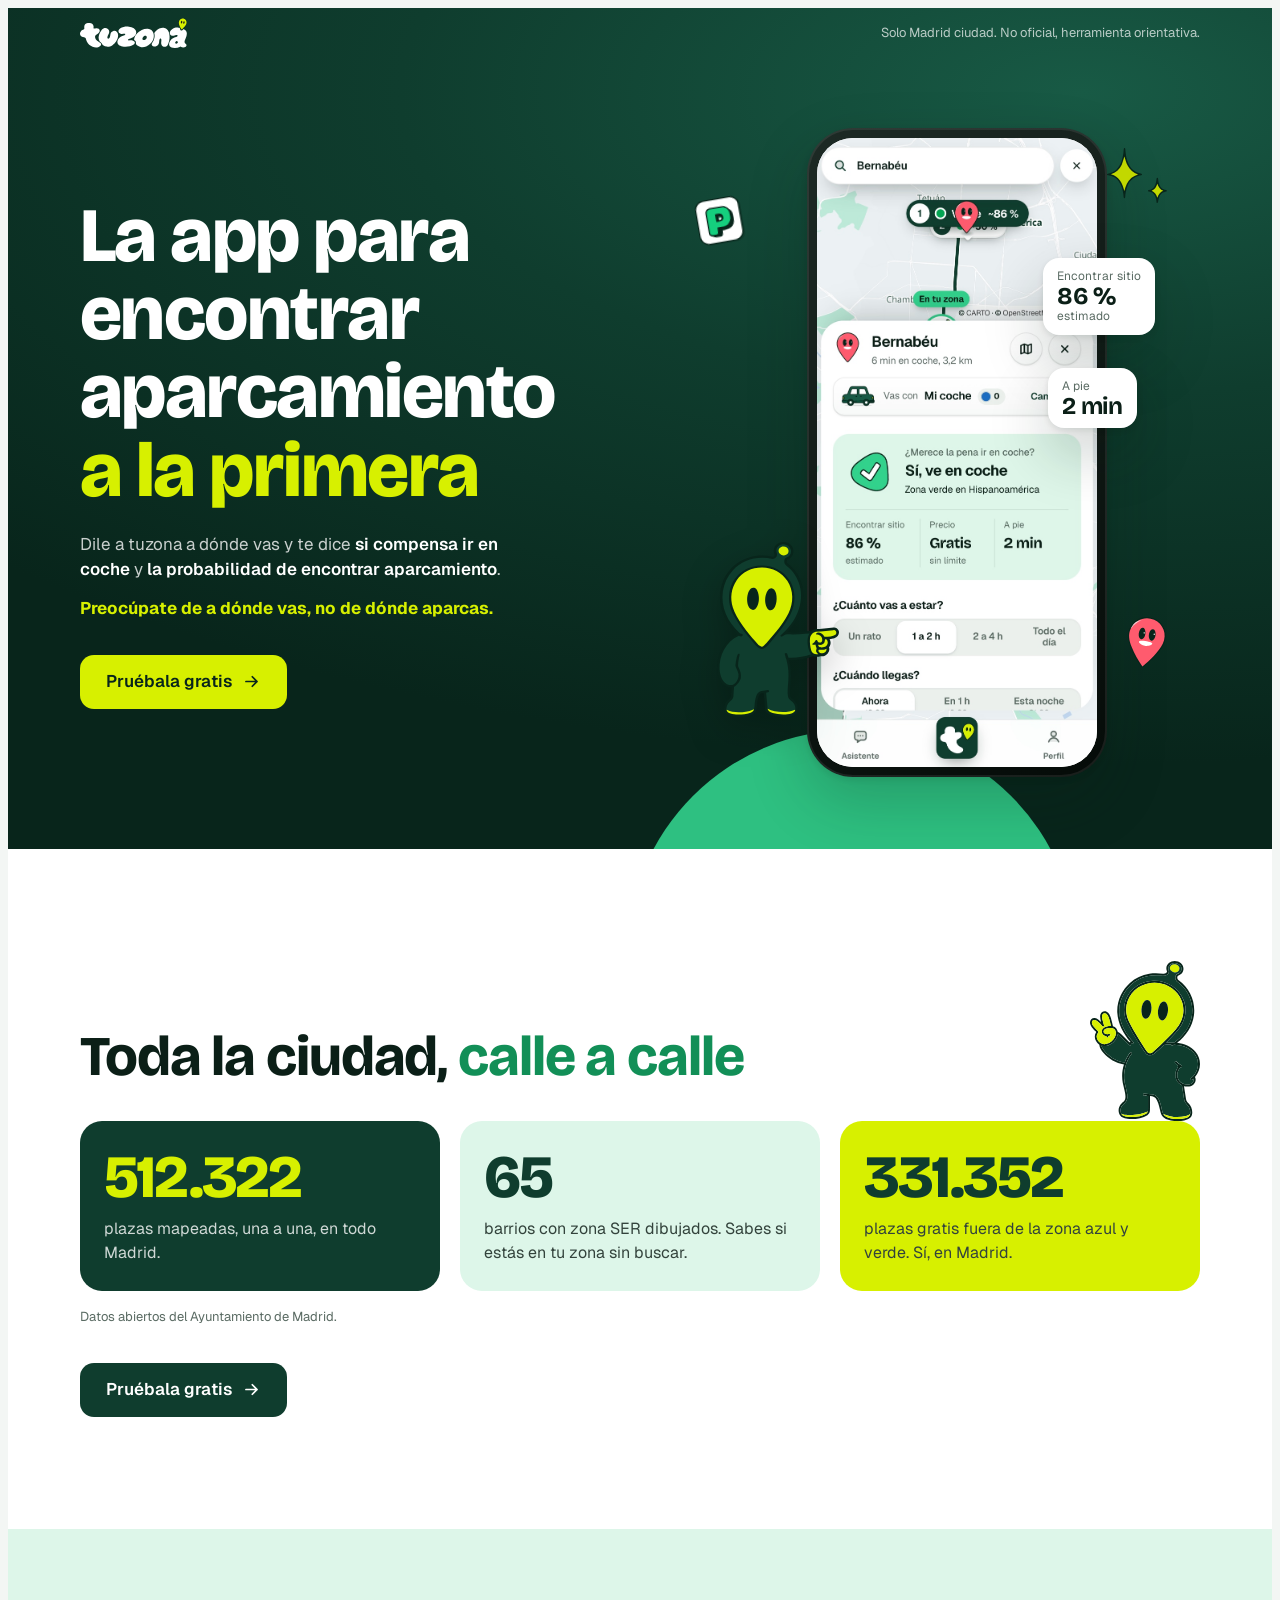
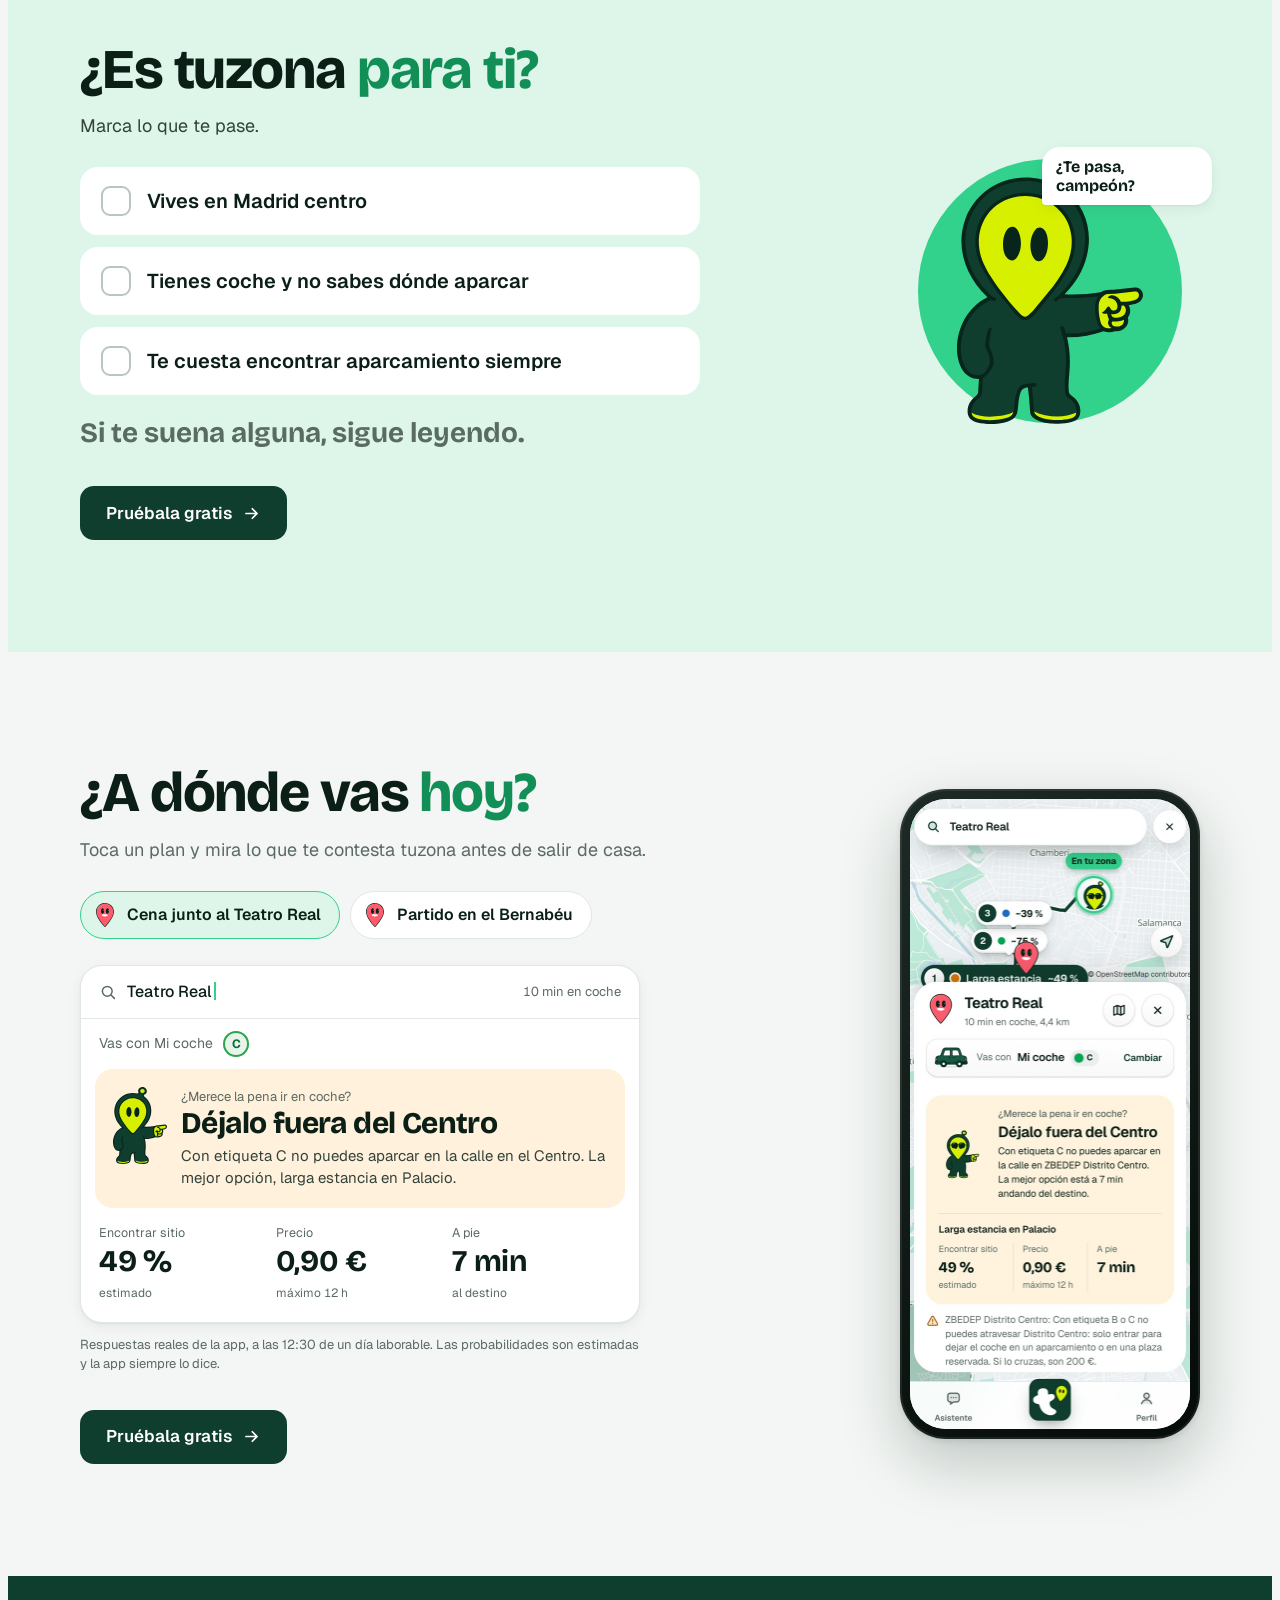
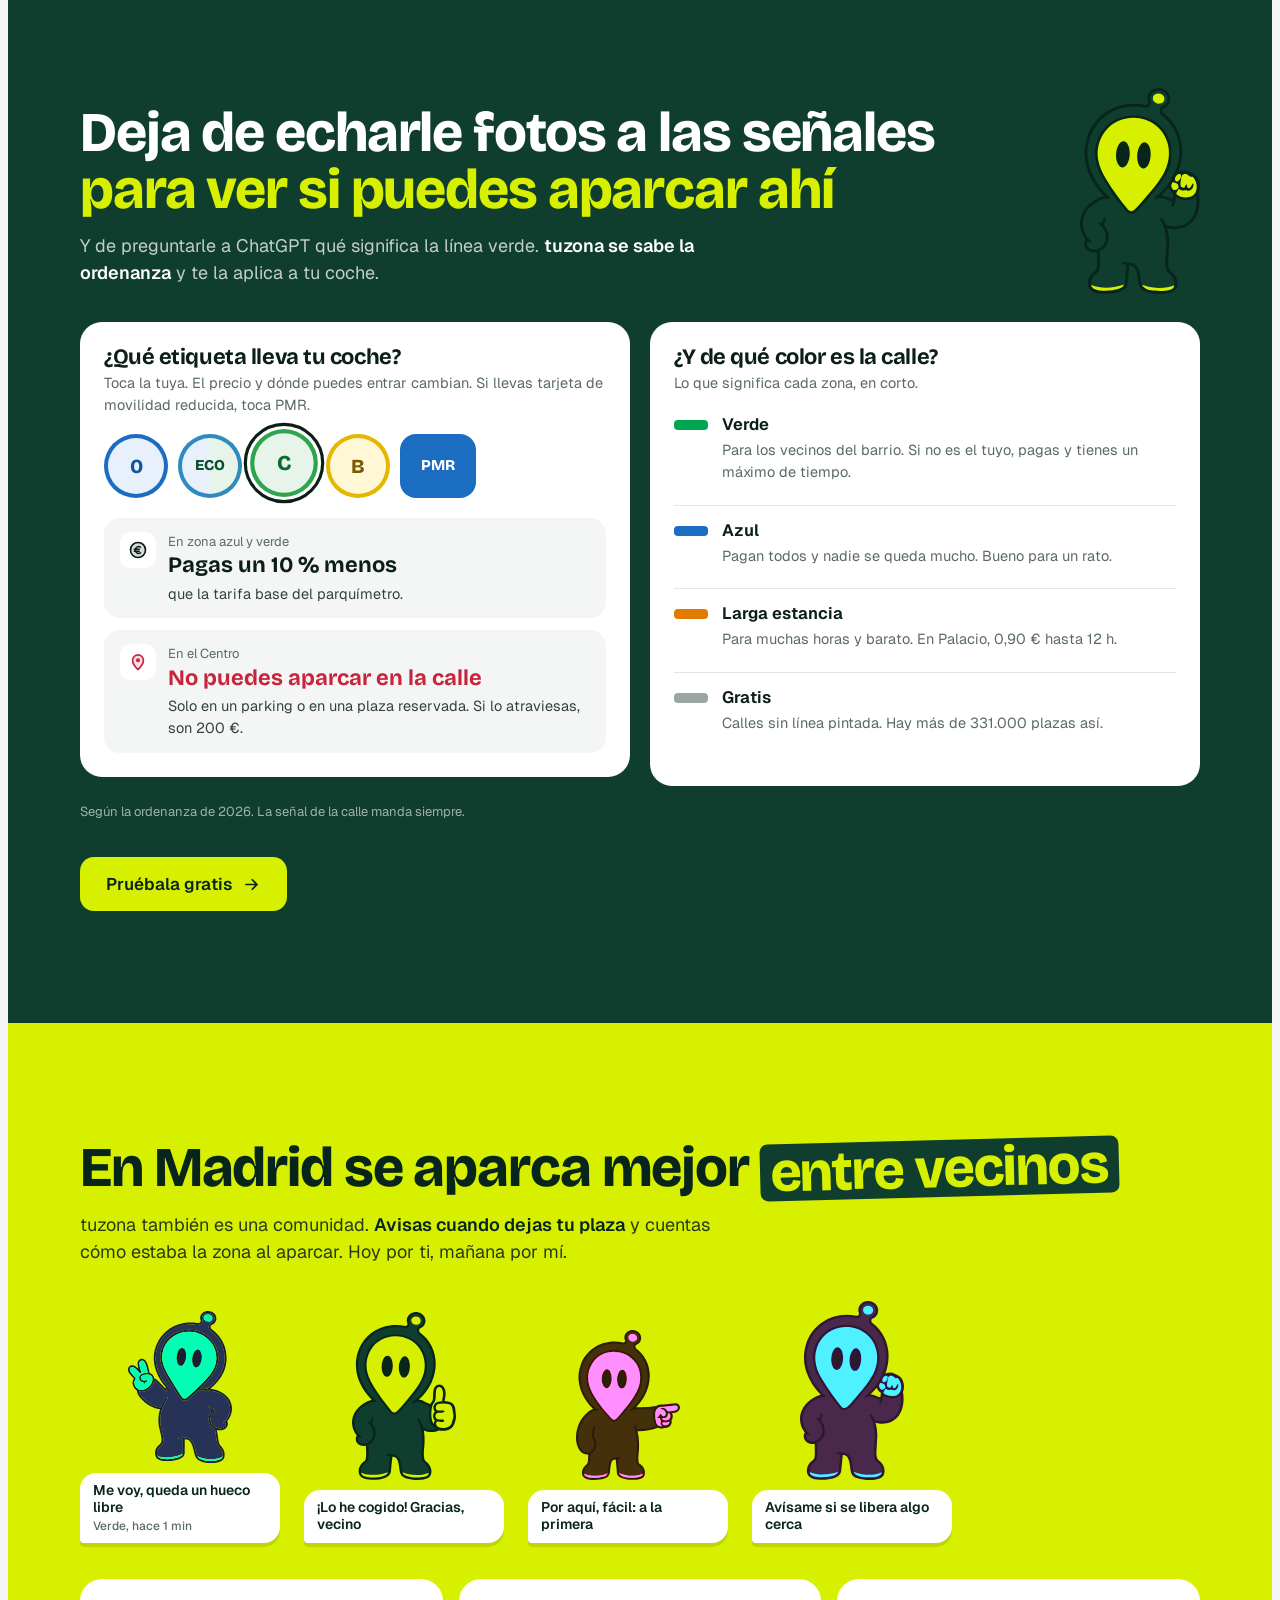
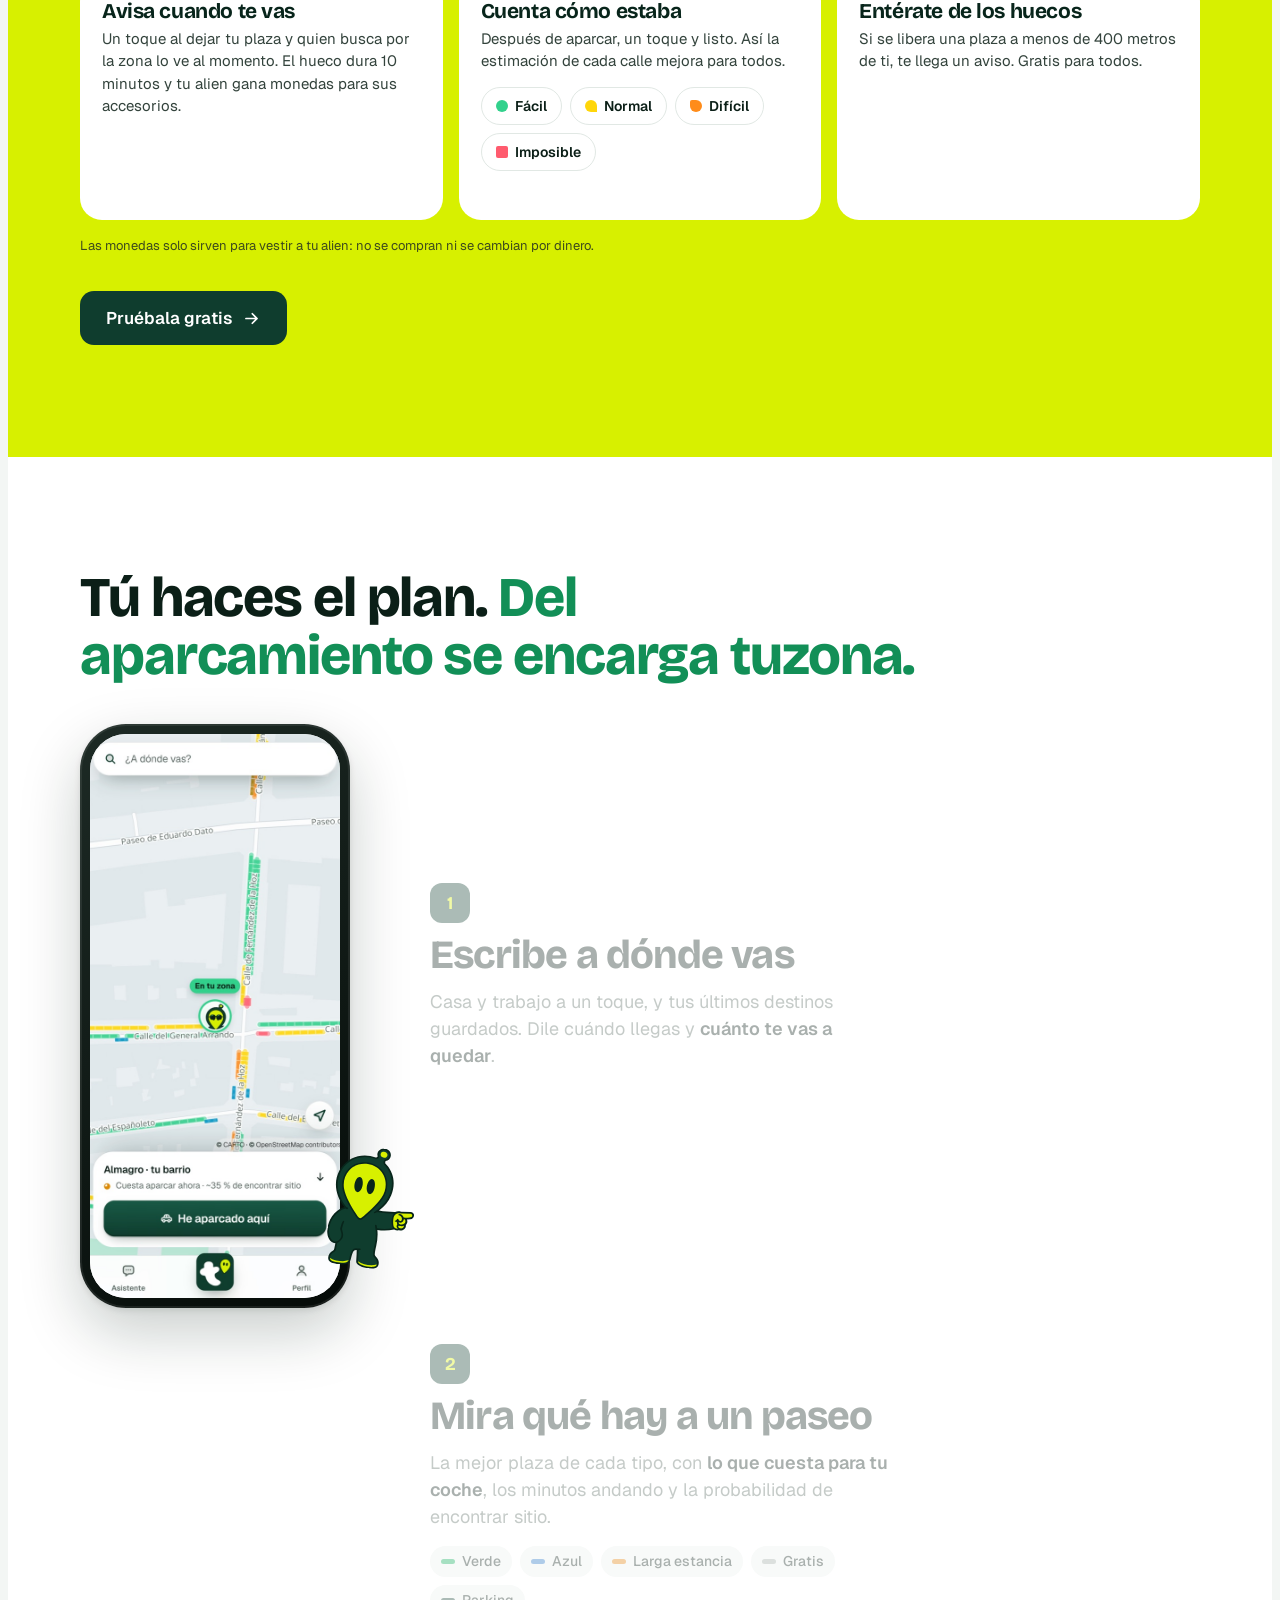
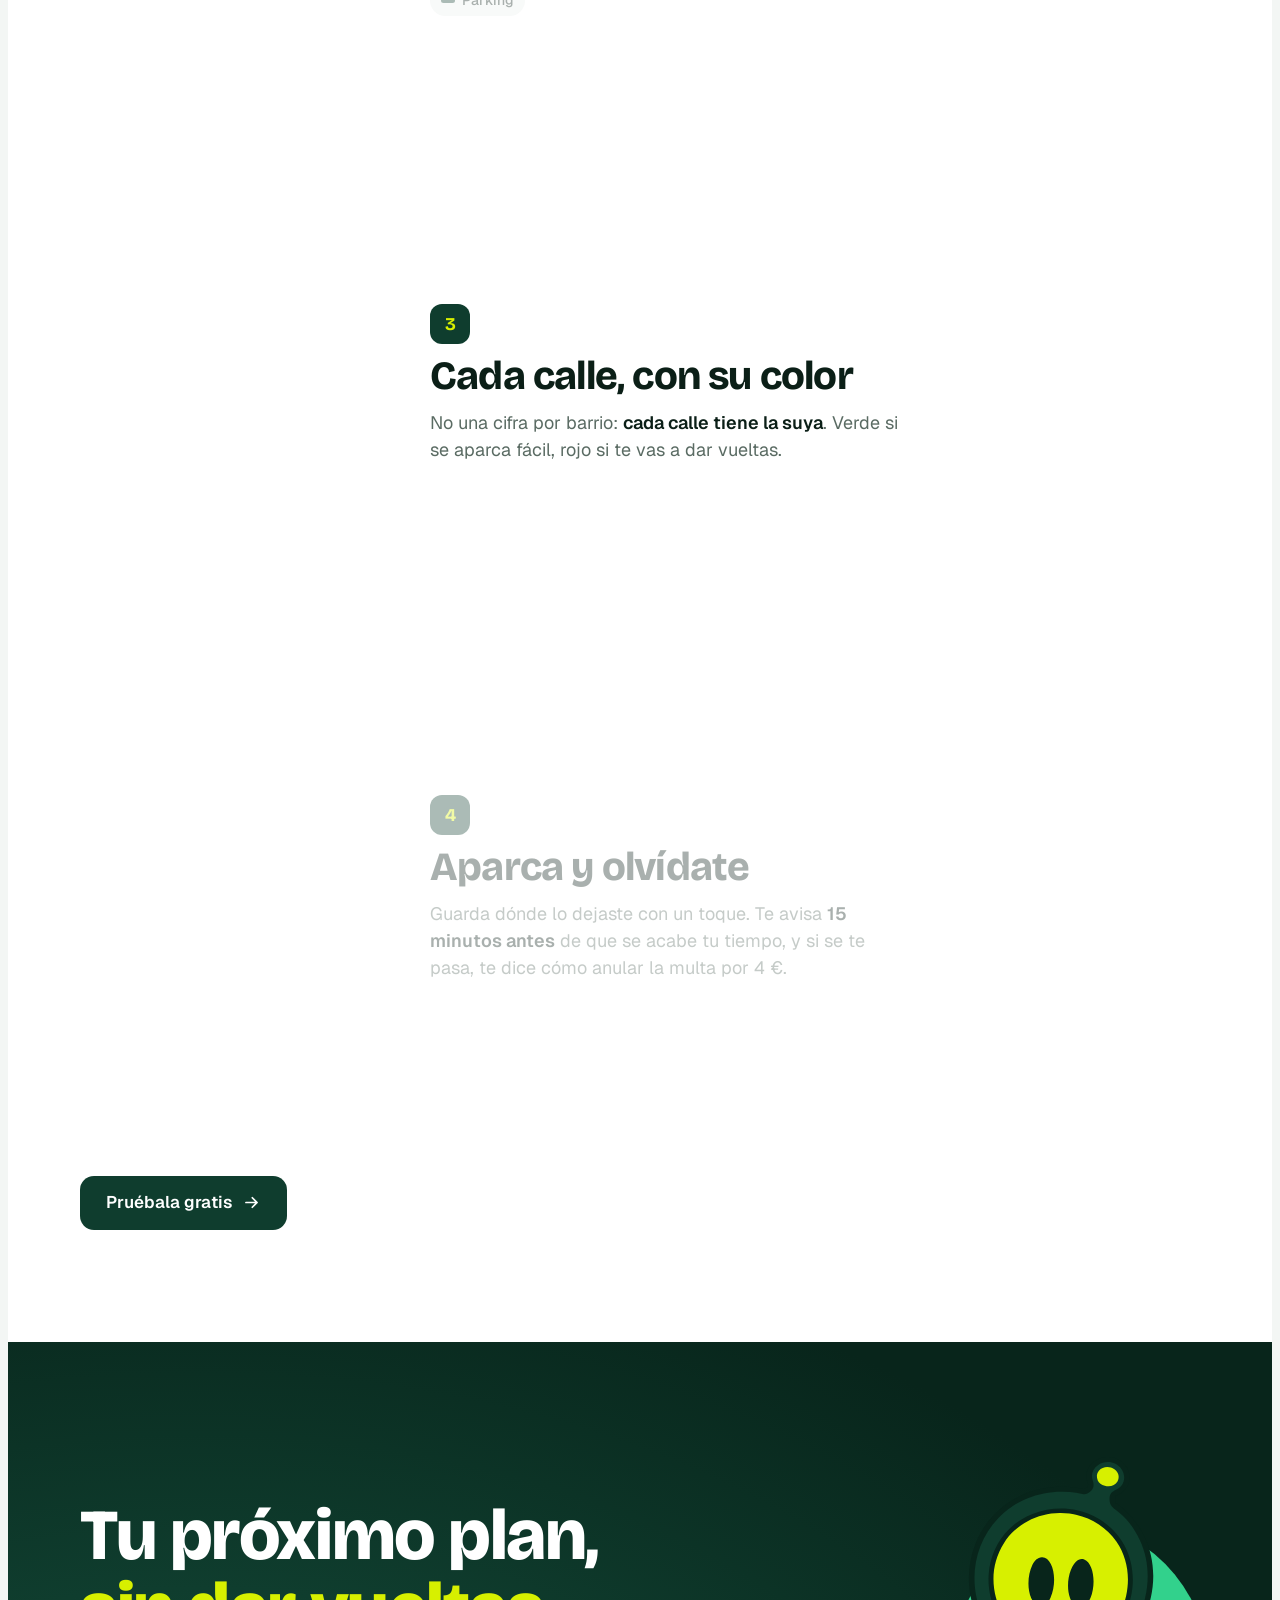
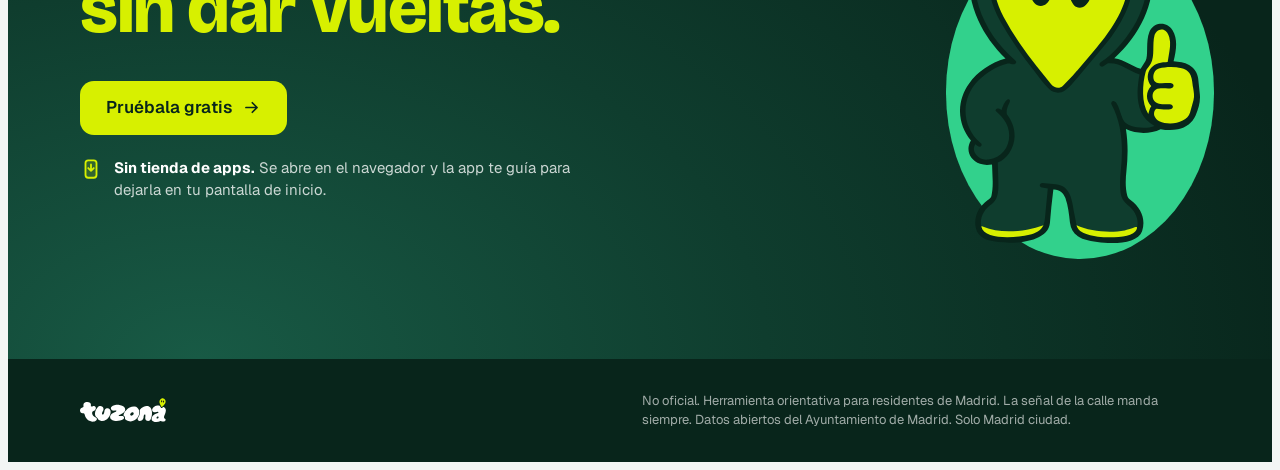
<file: landings/tuzona/index.html>
<!doctype html>
<html lang="es">
<head>
<meta charset="utf-8">
<meta name="viewport" content="width=device-width, initial-scale=1, viewport-fit=cover">
<title>tuzona · Aparca sin dar vueltas</title>
<meta name="claude:viewport-fit-sides" content="cover">
<meta name="description" content="La app para encontrar aparcamiento a la primera en Madrid. Dile a tuzona a dónde vas y te dice si compensa ir en coche y la probabilidad de encontrar aparcamiento.">
<link rel="icon" href="assets/icono-app.svg">
<link rel="apple-touch-icon" href="assets/apple-touch-icon.png">
<link rel="preconnect" href="https://fonts.googleapis.com">
<link rel="preconnect" href="https://fonts.gstatic.com" crossorigin>
<link rel="stylesheet" href="https://fonts.googleapis.com/css2?family=Bricolage+Grotesque:opsz,wght@12..96,600;12..96,700;12..96,800&family=Geist:wght@400;500;600;700&display=swap">
<style>
/* Landing de conversión. Fondos que alternan: bosque → blanco → menta claro → niebla → bosque → lima → blanco → bosque. Cada bloque termina en su CTA. Titulares a dos colores. Look único de marca, sin modo oscuro. */
:root{
  color-scheme: light;
  --bosque:#0F3D2E; --bosque-luz:#185A45; --bosque-osc:#08251B;
  --menta:#32D18C; --menta-texto:#128F57; --menta-claro:#DDF6E9; --menta-niebla:#F0FAF5;
  --lima:#D7F000; --lima-hover:#C5DC00; --blanco:#FFFFFF; --niebla:#F3F6F4; --relleno:#EBF0ED;
  --linea:#E1E8E4; --gris:#5A6B63; --tinta:#0B1F17; --texto-2:#33433C;
  --ambar-fondo:#FFF1DB; --carmin-texto:#C8243C;
  --verde-ser:#00A651; --azul-ser:#1B6DC1; --larga:#E07B00; --gratis:#9AA6A0;
  --display:"Bricolage Grotesque", "Arial Rounded MT Bold", system-ui, sans-serif;
  --sans:"Geist", ui-sans-serif, system-ui, -apple-system, "Segoe UI", sans-serif;
  --r-tarjeta:22px;
  --sombra-1:0 1px 2px rgb(11 31 23 / .06), 0 4px 14px rgb(11 31 23 / .06);
  --sombra-2:0 2px 6px rgb(11 31 23 / .10), 0 24px 60px rgb(11 31 23 / .22);
  --responder:cubic-bezier(.2,0,0,1); --llegar:cubic-bezier(.32,.72,0,1);
}
*{box-sizing:border-box}
html{scroll-behavior:smooth}
body{background:var(--niebla);color:var(--tinta);font-family:var(--sans);font-size:16px;line-height:1.5;-webkit-font-smoothing:antialiased;overflow-x:hidden}
img{max-width:100%;display:block}
h1,h2,h3{font-family:var(--display);margin:0;text-wrap:balance;letter-spacing:-.02em;line-height:1.02}
h1 em,h2 em{font-style:normal;color:var(--menta-texto)}
.oscuro h1 em,.oscuro h2 em{color:var(--lima)}
p{margin:0}
.envoltorio{position:relative;width:100%;max-width:1160px;margin:0 auto;padding-left:max(20px, env(safe-area-inset-left, 0px));padding-right:max(20px, env(safe-area-inset-right, 0px))}
.num{font-variant-numeric:tabular-nums}

/* Botón simple */
.cta{display:flex;flex-wrap:wrap;align-items:center;gap:12px;margin-top:36px}
.boton{display:inline-flex;align-items:center;justify-content:center;gap:10px;height:54px;padding:0 26px;border-radius:14px;font:600 17px/1 var(--sans);text-decoration:none;border:0;cursor:pointer;transition:background 140ms var(--responder);white-space:nowrap}
.boton svg{width:19px;height:19px;flex:none}
.boton:focus-visible,.chip:focus-visible,.marca-check:focus-visible,.etq:focus-visible,.nivel:focus-visible,.alien-juega:focus-visible{outline:3px solid var(--menta);outline-offset:3px}
.boton--bosque{background:var(--bosque);color:var(--blanco)}
.boton--bosque:hover{background:var(--bosque-luz)}
.boton--lima{background:var(--lima);color:var(--bosque-osc)}
.boton--lima:hover{background:var(--lima-hover)}

/* Alien con el que se puede jugar */
.alien-juega{cursor:pointer;transform-origin:50% 90%;transition:transform 220ms var(--llegar)}
.alien-juega:hover{transform:rotate(-6deg) scale(1.04)}
.alien-juega.salta{animation:saltar 600ms var(--llegar)}

/* Cabecera */
.cabecera{position:absolute;inset:0 0 auto;z-index:5;padding-top:max(18px, env(safe-area-inset-top, 0px))}
.cabecera .envoltorio{display:flex;align-items:center;justify-content:space-between;gap:16px}
.cabecera img{height:30px;width:auto}
.cabecera .aviso{color:rgb(255 255 255 / .7);font-size:13px}

/* Hero */
.hero{background:radial-gradient(120% 80% at 85% 10%, var(--bosque-luz) 0%, var(--bosque) 45%, var(--bosque-osc) 100%);color:var(--blanco);position:relative;overflow:hidden}
.hero .envoltorio{display:grid;grid-template-columns:1.1fr .9fr;align-items:center;gap:40px;padding-block:120px 72px}
.hero h1{font-size:clamp(42px, 6vw, 80px);font-weight:800}
.hero .bajada{margin-top:22px;font-size:17px;color:rgb(255 255 255 / .78);max-width:40ch}
.hero .bajada b{color:var(--blanco);font-weight:600}
.hero .claim{margin-top:14px;font:700 17px/1.3 var(--sans);color:var(--lima)}
.hero-visual{position:relative;justify-self:center}
.hero-visual .telefono{width:clamp(250px,24vw,300px)}
.hero-arco{position:absolute;width:150%;aspect-ratio:1;left:-60%;bottom:-62%;border-radius:50%;background:var(--menta);opacity:.9}
.hero-alien{position:absolute;width:122px;left:-90px;bottom:60px;z-index:3;filter:drop-shadow(0 12px 18px rgb(0 0 0 / .25))}
.hero-alien img{animation:flotar 4s ease-in-out infinite}
.hero-p{position:absolute;width:46px;z-index:3}
.hero-p--1{left:-110px;top:70px;transform:rotate(-10deg)}
.hero-p--2{right:-58px;bottom:110px;transform:rotate(8deg);width:38px}
.burbuja{position:absolute;z-index:3;background:var(--blanco);color:var(--tinta);border-radius:16px;padding:10px 14px;box-shadow:var(--sombra-2);font-size:13px;line-height:1.25;animation:aparecer 600ms var(--llegar) both}
.burbuja b{display:block;font:700 24px/1 var(--display);letter-spacing:-.01em}
.burbuja small{color:var(--gris);font-size:12px}
.burbuja--1{right:-48px;top:130px;animation-delay:500ms}
.burbuja--2{right:-30px;top:240px;animation-delay:750ms}
.destellos{position:absolute;width:60px;right:-60px;top:20px;z-index:3}

/* Teléfono (escritorio); en móvil se queda en foto de la pantalla */
.telefono{position:relative;z-index:2;aspect-ratio:582/1260;border-radius:46px;padding:10px;background:linear-gradient(145deg,#1d2a25,#050b08);box-shadow:var(--sombra-2), inset 0 0 0 2px rgb(255 255 255 / .08);max-width:100%}
.pantalla{position:relative;width:100%;height:100%;border-radius:36px;overflow:hidden;background:var(--blanco)}
.pantalla img{position:absolute;inset:0;width:100%;height:100%;object-fit:cover;object-position:top;transition:opacity 380ms var(--responder), transform 520ms var(--llegar)}
.pantalla img.fuera{opacity:0;transform:translateY(14px) scale(.985)}

/* Secciones */
.seccion{position:relative;padding-block:clamp(64px,9vw,112px);overflow:hidden}
.titular{font-size:clamp(34px,4.4vw,56px);font-weight:750}
.entradilla{margin-top:14px;font-size:18px;color:var(--gris);max-width:54ch}
.entradilla b{color:var(--tinta);font-weight:600}

/* Cifras · blanco */
.cifras-sec{background:var(--blanco)}
.cifras-cab{display:flex;align-items:flex-end;justify-content:space-between;gap:24px}
.cifras-alien{width:110px;flex:none;margin-bottom:-36px;position:relative;z-index:2}
.cifras{display:grid;grid-template-columns:repeat(3,1fr);gap:20px;margin-top:36px}
.cifra{border-radius:var(--r-tarjeta);padding:26px 24px}
.cifra:nth-child(1){background:var(--bosque);color:var(--blanco)}
.cifra:nth-child(1) b{color:var(--lima)}
.cifra:nth-child(1) p{color:rgb(255 255 255 / .8)}
.cifra:nth-child(2){background:var(--menta-claro)}
.cifra:nth-child(3){background:var(--lima)}
.cifra b{display:block;font:800 clamp(40px,5vw,60px)/1 var(--display);letter-spacing:-.03em;color:var(--bosque)}
.cifra p{margin-top:10px;font-size:16px;color:var(--texto-2)}
.fuente{margin-top:16px;font-size:13px;color:var(--gris)}

/* ¿Es tuzona para ti? · menta claro */
.para-ti{background:var(--menta-claro)}
.para-ti .envoltorio{display:grid;grid-template-columns:1fr auto;gap:40px;align-items:center}
.para-ti .entradilla{color:var(--texto-2)}
.checks{margin-top:28px;display:grid;gap:12px;max-width:620px;list-style:none;padding:0}
.marca-check{width:100%;display:flex;align-items:center;gap:16px;padding:18px 20px;border-radius:18px;border:1.5px solid transparent;background:var(--blanco);text-align:left;font:600 clamp(17px,1.8vw,20px)/1.3 var(--sans);color:var(--tinta);cursor:pointer;transition:border-color 140ms var(--responder), background 140ms var(--responder)}
.marca-check:hover{border-color:var(--menta)}
.marca-check .caja{flex:none;width:30px;height:30px;border-radius:9px;border:2px solid #B9C6BF;display:grid;place-items:center;transition:background 140ms var(--responder), border-color 140ms var(--responder)}
.marca-check .caja svg{width:18px;height:18px;color:var(--bosque);opacity:0;transform:scale(.6);transition:opacity 160ms var(--responder), transform 220ms var(--llegar)}
.marca-check[aria-pressed="true"]{border-color:var(--bosque)}
.marca-check[aria-pressed="true"] .caja{background:var(--lima);border-color:var(--bosque)}
.marca-check[aria-pressed="true"] .caja svg{opacity:1;transform:none}
.veredicto-ti{margin-top:22px;font:700 clamp(22px,2.4vw,28px)/1.15 var(--display);color:var(--gris);min-height:1.2em;transition:color 200ms}
.veredicto-ti.si{color:var(--bosque)}
.ti-escena{position:relative;width:300px;aspect-ratio:1;display:grid;place-items:center}
.ti-escena::before{content:"";position:absolute;inset:6%;border-radius:50%;background:var(--menta)}
.ti-escena .alien-juega{position:relative;width:62%}
.ti-bocadillo{position:absolute;top:2%;right:-4%;background:var(--blanco);border-radius:18px 18px 18px 4px;padding:10px 14px;font:700 16px/1.2 var(--display);box-shadow:var(--sombra-1);max-width:170px;transition:transform 260ms var(--llegar)}
.ti-bocadillo.cambia{animation:aparecer 360ms var(--llegar)}

/* Demo · niebla */
.demo{background:var(--niebla)}
.demo .envoltorio{display:grid;grid-template-columns:1fr auto;gap:48px 72px;align-items:center}
.destinos{margin-top:28px;display:flex;flex-wrap:wrap;gap:10px}
.chip{display:inline-flex;align-items:center;gap:10px;height:48px;padding:0 18px 0 12px;border-radius:999px;border:1.5px solid var(--linea);background:var(--blanco);color:var(--tinta);font:600 16px/1 var(--sans);cursor:pointer;transition:background 120ms var(--responder), border-color 120ms var(--responder)}
.chip img{width:24px;height:24px}
.chip:hover{border-color:var(--menta)}
.chip[aria-pressed="true"]{background:var(--menta-claro);border-color:var(--menta)}
.consulta{margin-top:26px;background:var(--blanco);border-radius:var(--r-tarjeta);box-shadow:var(--sombra-1);border:1px solid var(--linea);overflow:hidden;max-width:560px}
.consulta-busca{display:flex;align-items:center;gap:10px;padding:14px 18px;border-bottom:1px solid var(--linea);font-weight:500}
.consulta-busca svg{width:18px;height:18px;color:var(--gris);flex:none}
.consulta-busca .cursor{display:inline-block;width:2px;height:1.1em;background:var(--menta);margin-left:2px;vertical-align:-3px;animation:parpadeo 1s steps(1) infinite}
.consulta-busca .meta{margin-left:auto;color:var(--gris);font-size:13px;font-weight:400;white-space:nowrap}
.vehiculo{display:flex;align-items:center;gap:10px;padding:12px 18px 0;font-size:14px;color:var(--gris)}
.veredicto{margin:12px 14px 14px;border-radius:18px;padding:18px;display:grid;grid-template-columns:auto 1fr;gap:14px;align-items:start;transition:background 300ms var(--responder)}
.veredicto[data-tono="depende"]{background:var(--ambar-fondo)}
.veredicto[data-tono="si"]{background:var(--menta-claro)}
.veredicto .alien{width:54px}
.veredicto .pregunta{font-size:13px;color:var(--gris)}
.veredicto h3{font-size:clamp(24px,2.6vw,30px);font-weight:750;margin-top:2px}
.veredicto .motivo{margin-top:6px;font-size:15px;color:var(--texto-2)}
.tres{display:grid;grid-template-columns:repeat(3,1fr);gap:8px;padding:2px 18px 18px}
.dato{min-width:0}
.dato span{display:block;font-size:12.5px;color:var(--gris)}
.dato b{display:block;font:700 clamp(22px,2.6vw,30px)/1.05 var(--display);letter-spacing:-.01em;margin:4px 0 2px}
.dato small{font-size:12px;color:var(--gris)}
.pastilla-et{display:inline-grid;place-items:center;min-width:26px;height:26px;padding:0 6px;border-radius:999px;font:700 12px/1 var(--sans)}
.pastilla-et[data-e="C"]{background:#E6F4EA;color:#0B6B2E;box-shadow:inset 0 0 0 2px #2EA44F}
.pastilla-et[data-e="0"]{background:#E7F0FB;color:#14549A;box-shadow:inset 0 0 0 2px var(--azul-ser)}
.nota-demo{margin-top:12px;font-size:13px;color:var(--gris);max-width:560px}
.anim-entra{animation:aparecer 420ms var(--llegar) both}

/* Etiquetas y zonas · bosque */
.normas{background:var(--bosque);color:var(--blanco)}
.normas .entradilla{color:rgb(255 255 255 / .75)}
.normas .entradilla b{color:var(--blanco)}
.normas-cab{display:grid;grid-template-columns:1fr auto;gap:24px;align-items:end}
.normas-alien{width:120px;margin-bottom:-8px}
.normas-rejilla{margin-top:36px;display:grid;grid-template-columns:1fr 1fr;gap:20px;align-items:start}
.panel{background:var(--blanco);color:var(--tinta);border-radius:var(--r-tarjeta);padding:24px;min-width:0}
.panel h3{font-size:22px;font-weight:700}
.panel .sub{margin-top:4px;font-size:14.5px;color:var(--gris)}
.etiquetas{margin-top:18px;display:flex;flex-wrap:wrap;gap:10px}
.etq{width:64px;height:64px;border-radius:50%;border:0;cursor:pointer;display:grid;place-items:center;font:800 20px/1 var(--display);transition:transform 160ms var(--llegar)}
.etq[data-e="0"]{background:#E7F0FB;color:#14549A;box-shadow:inset 0 0 0 4px var(--azul-ser)}
.etq[data-e="ECO"]{background:linear-gradient(90deg,#E7F0FB 50%,#E6F4EA 50%);color:#0B4F2A;box-shadow:inset 0 0 0 4px #2E8BC0;font-size:15px}
.etq[data-e="C"]{background:#E6F4EA;color:#0B6B2E;box-shadow:inset 0 0 0 4px #2EA44F}
.etq[data-e="B"]{background:#FFF7D6;color:#7A5A00;box-shadow:inset 0 0 0 4px #E5B800}
.etq[data-e="PMR"]{background:var(--azul-ser);color:var(--blanco);font-size:15px;border-radius:16px;width:76px}
.fila-et.info .ico{color:var(--azul-ser)}
.etq[aria-pressed="true"]{transform:translateY(-3px) scale(1.06);outline:3px solid var(--tinta);outline-offset:3px}
.resultado-et{margin-top:20px;display:grid;gap:12px}
.fila-et{display:grid;grid-template-columns:auto 1fr;gap:12px;align-items:start;padding:14px 16px;border-radius:16px;background:var(--niebla)}
.fila-et .ico{width:36px;height:36px;border-radius:10px;display:grid;place-items:center;background:var(--blanco)}
.fila-et .ico svg{width:20px;height:20px}
.fila-et span{display:block;font-size:13px;color:var(--gris)}
.fila-et b{display:block;font:700 22px/1.15 var(--display);margin-top:2px}
.fila-et p{margin-top:4px;font-size:14.5px;color:var(--texto-2)}
.fila-et.si .ico{color:var(--verde-ser)}
.fila-et.no .ico{color:var(--carmin-texto)}
.fila-et.no b{color:var(--carmin-texto)}
.zonas{margin-top:18px;display:grid;gap:10px;list-style:none;padding:0}
.zona{display:grid;grid-template-columns:auto 1fr;gap:14px;align-items:start;padding:12px 0;border-top:1px solid var(--linea)}
.zona:first-child{border-top:0;padding-top:0}
.zona i{width:34px;height:10px;border-radius:4px;margin-top:8px}
.zona b{font-weight:650;font-size:16.5px}
.zona p{font-size:14.5px;color:var(--gris);margin-top:2px}
.nota-normas{margin-top:16px;font-size:13px;color:rgb(255 255 255 / .6)}

/* Comunidad · lima */
.comunidad{background:var(--lima);color:var(--bosque-osc)}
.comunidad h2 em{color:var(--lima);background:var(--bosque);padding:0 .18em;border-radius:.14em;display:inline-block;transform:rotate(-1.5deg);margin-top:.08em}
.comunidad .entradilla{color:#2A3A12}
.comunidad .entradilla b{color:var(--bosque-osc)}
.vecinos{margin-top:36px;display:flex;align-items:flex-end;gap:clamp(8px,2vw,24px);flex-wrap:wrap}
.vecino{position:relative;display:flex;flex-direction:column;align-items:center;gap:10px}
.vecino .alien-juega{width:clamp(70px,9vw,104px)}
.vecino .dice{background:var(--blanco);border-radius:16px 16px 16px 4px;padding:9px 13px;font-size:14px;font-weight:600;line-height:1.25;max-width:200px;box-shadow:0 4px 0 rgb(8 37 27 / .12)}
.vecino .dice small{display:block;font-weight:500;color:var(--gris);font-size:12px;margin-top:2px}
.piel-menta{filter:hue-rotate(80deg) saturate(1.1)}
.piel-cielo{filter:hue-rotate(140deg)}
.piel-rosa{filter:hue-rotate(250deg) saturate(1.2)}
.piel-mandarina{filter:hue-rotate(-40deg) saturate(1.3)}
.com-rejilla{margin-top:36px;display:grid;grid-template-columns:repeat(3,1fr);gap:16px}
.com{background:var(--blanco);border-radius:var(--r-tarjeta);padding:22px}
.com h3{font-size:21px;font-weight:700}
.com p{margin-top:6px;font-size:15px;color:var(--texto-2)}
.niveles{margin-top:14px;display:flex;flex-wrap:wrap;gap:8px}
.nivel{height:38px;padding:0 14px;border-radius:999px;border:1.5px solid var(--linea);background:var(--blanco);font:600 14px/1 var(--sans);color:var(--tinta);cursor:pointer;display:inline-flex;align-items:center;gap:7px}
.nivel i{width:12px;height:12px;display:block}
.nivel[data-n="facil"] i{background:var(--menta);border-radius:50%}
.nivel[data-n="normal"] i{background:#FFD60A;border-radius:50% 50% 0 50%}
.nivel[data-n="dificil"] i{background:#FF8C1A;border-radius:2px 50% 50% 50%}
.nivel[data-n="imposible"] i{background:#FF5B6E;border-radius:2px}
.nivel[aria-pressed="true"]{border-color:var(--bosque);background:var(--menta-claro)}
.gracias{margin-top:10px;font-size:14px;font-weight:600;color:var(--menta-texto);min-height:1.4em}
.nota-com{margin-top:16px;font-size:13px;color:#3D4A1C}

/* Cómo funciona con scroll · blanco */
.como{background:var(--blanco);overflow:visible}
.como-rejilla{display:grid;grid-template-columns:auto 1fr;gap:80px;margin-top:40px}
.como-fijo{position:sticky;top:calc(50vh - 290px);align-self:start;width:270px}
.como-fijo .alien-mira{position:absolute;width:84px;right:-58px;bottom:40px;z-index:3;transform:rotate(8deg)}
.pasos{list-style:none;margin:0;padding:0;display:grid}
.paso{min-height:56vh;display:flex;flex-direction:column;justify-content:center;gap:12px;max-width:470px;opacity:.35;transition:opacity 300ms var(--responder)}
.paso.activo{opacity:1}
.paso .marca{display:inline-grid;place-items:center;width:40px;height:40px;border-radius:12px;background:var(--bosque);color:var(--lima);font:700 18px/1 var(--display)}
.paso h3{font-size:clamp(28px,3.2vw,40px);font-weight:750}
.paso p{font-size:18px;color:var(--gris)}
.paso p b{color:var(--tinta);font-weight:600}
.paso .foto{display:none}
.tipos{display:flex;flex-wrap:wrap;gap:8px;margin-top:4px}
.tipo{display:inline-flex;align-items:center;gap:7px;padding:5px 11px;border-radius:999px;background:var(--relleno);font-size:14px;font-weight:500}
.tipo i{width:14px;height:5px;border-radius:3px;display:block}

/* Cierre · bosque */
.cierre{background:radial-gradient(90% 120% at 15% 100%, var(--bosque-luz) 0%, var(--bosque) 50%, var(--bosque-osc) 100%);color:var(--blanco);overflow:hidden}
.cierre .envoltorio{display:grid;grid-template-columns:1fr auto;gap:40px;align-items:center;padding-block:clamp(72px,9vw,120px)}
.cierre h2{font-size:clamp(40px,5.6vw,72px);font-weight:800}
.instalar{margin-top:22px;display:flex;gap:12px;align-items:flex-start;max-width:520px;font-size:15px;color:rgb(255 255 255 / .78)}
.instalar svg{width:22px;height:22px;flex:none;color:var(--lima);margin-top:1px}
.instalar b{color:var(--blanco)}
.cierre-alien{width:min(240px,40vw);position:relative}
.cierre-alien::before{content:"";position:absolute;inset:18% -6% -4% -6%;border-radius:50%;background:var(--menta);z-index:0}
.cierre-alien .alien-juega{position:relative;z-index:1}

/* Pie */
.pie{background:var(--bosque-osc);color:rgb(255 255 255 / .62);font-size:13px}
.pie .envoltorio{padding-block:32px calc(32px + env(safe-area-inset-bottom, 0px));display:flex;flex-wrap:wrap;gap:16px 40px;align-items:center;justify-content:space-between}
.pie img{height:24px;width:auto}
.pie p{max-width:62ch}

@keyframes aparecer{from{opacity:0;transform:translateY(10px)}to{opacity:1;transform:none}}
@keyframes flotar{0%,100%{transform:translateY(0)}50%{transform:translateY(-8px)}}
@keyframes saltar{0%{transform:none}35%{transform:translateY(-22px) rotate(-8deg)}65%{transform:translateY(0) rotate(4deg)}100%{transform:none}}
@keyframes parpadeo{50%{opacity:0}}

/* Móvil */
@media (max-width: 900px){
  .cabecera .aviso{display:none}
  .cabecera img{height:26px}
  .seccion{padding-block:56px 60px}
  .titular{font-size:clamp(30px,8.4vw,40px)}
  .entradilla{font-size:16.5px}
  .cta{margin-top:28px}
  .boton{width:100%;max-width:420px}
  .hero .envoltorio{grid-template-columns:1fr;padding-block:86px 0;gap:36px}
  .hero h1{font-size:clamp(36px,10.4vw,48px)}
  .hero .bajada{font-size:15.5px;margin-top:16px}
  .hero .claim{font-size:15.5px}
  .hero-visual{width:100%;max-width:330px;margin:0 auto -1px;padding-left:28px}
  .hero-arco{display:none}
  .hero-alien{width:80px;left:-6px;bottom:24px}
  .hero-p--1{left:0;top:-26px;width:36px}
  .hero-p--2{display:none}
  .burbuja--1{right:-8px;top:70px}
  .burbuja--2{right:-2px;top:166px}
  .burbuja b{font-size:21px}
  .destellos{right:-6px;top:-34px;width:40px}
  /* En móvil, la pantalla sin marco de teléfono */
  .telefono{padding:0;background:none;box-shadow:var(--sombra-1);border-radius:20px;aspect-ratio:auto;width:100%!important}
  .pantalla{height:auto;aspect-ratio:582/820;border-radius:20px;border:1px solid var(--linea)}
  .hero .telefono{border-radius:20px 20px 0 0}
  .hero .pantalla{border-radius:20px 20px 0 0;border:0;aspect-ratio:582/640}
  .cifras-alien{width:76px;margin-bottom:-28px}
  .cifras{grid-template-columns:1fr;gap:10px;margin-top:26px}
  .cifra{padding:20px;display:grid;grid-template-columns:auto 1fr;gap:14px;align-items:center}
  .cifra b{font-size:34px}
  .cifra p{margin-top:0;font-size:14.5px}
  .para-ti .envoltorio{grid-template-columns:1fr;gap:0}
  .ti-escena{order:-1;width:170px;margin:0 0 8px -10px}
  .ti-bocadillo{right:-110px;top:22%;font-size:14px;max-width:140px}
  .demo .envoltorio{grid-template-columns:1fr}
  .demo .hero-visual{display:none}
  .consulta-busca .meta{display:none}
  .normas-cab{grid-template-columns:1fr}
  .normas-alien{display:none}
  .normas-rejilla{grid-template-columns:1fr;margin-top:28px}
  .vecinos{gap:14px 10px;margin-top:28px}
  .vecino{flex-direction:row;align-items:flex-end;width:100%}
  .vecino:nth-child(even){flex-direction:row-reverse}
  .vecino .alien-juega{width:62px;flex:none}
  .com-rejilla{grid-template-columns:1fr;gap:12px;margin-top:28px}
  .como-rejilla{grid-template-columns:1fr;gap:0;margin-top:20px}
  .como-fijo{display:none}
  .paso{min-height:0;opacity:1;padding-block:24px;border-top:1px solid var(--linea)}
  .paso:first-child{border-top:0}
  .paso h3{font-size:26px}
  .paso p{font-size:16px}
  .paso .foto{display:block;margin-top:10px;border-radius:20px;border:1px solid var(--linea);box-shadow:var(--sombra-1);aspect-ratio:582/820;object-fit:cover;object-position:top;width:100%}
  .cierre .envoltorio{grid-template-columns:1fr;gap:0}
  .cierre-alien{order:-1;width:130px;margin-bottom:20px}
  .cierre h2{font-size:clamp(36px,10vw,48px)}
}
@media (max-width: 420px){
  .tres{gap:6px;padding:2px 14px 16px}
  .dato b{font-size:20px}
  .veredicto{padding:14px;gap:10px}
  .veredicto .alien{width:42px}
  .etiquetas{gap:6px;flex-wrap:nowrap}
  .etq{width:48px;height:48px;font-size:17px;flex:none}
  .etq[data-e="ECO"],.etq[data-e="PMR"]{font-size:12.5px}
  .etq[data-e="PMR"]{width:56px;border-radius:14px}
  .fila-et b{font-size:19px}
  .panel{padding:20px}
}
@media (prefers-reduced-motion: reduce){
  *,*::before,*::after{animation:none!important;transition:none!important}
  html{scroll-behavior:auto}
}
</style>

<svg width="0" height="0" style="position:absolute" aria-hidden="true">
  <symbol id="i-check" viewBox="0 0 24 24"><path d="M20 6 9 17l-5-5" fill="none" stroke="currentColor" stroke-width="3" stroke-linecap="round" stroke-linejoin="round"/></symbol>
  <symbol id="i-flecha" viewBox="0 0 24 24"><path d="M5 12h14M13 6l6 6-6 6" fill="none" stroke="currentColor" stroke-width="2.2" stroke-linecap="round" stroke-linejoin="round"/></symbol>
  <symbol id="i-lupa" viewBox="0 0 24 24"><circle cx="11" cy="11" r="6.5" fill="none" stroke="currentColor" stroke-width="2"/><path d="m16 16 4.5 4.5" stroke="currentColor" stroke-width="2" stroke-linecap="round"/></symbol>
  <symbol id="i-euro" viewBox="0 0 24 24"><circle cx="12" cy="12" r="9" fill="currentColor" fill-opacity=".16" stroke="currentColor" stroke-width="2"/><path d="M15 8.6a4 4 0 1 0 0 6.8M7.5 11h6M7.5 13.4h6" fill="none" stroke="currentColor" stroke-width="1.8" stroke-linecap="round"/></symbol>
  <symbol id="i-centro" viewBox="0 0 24 24"><path d="M12 21s-6.5-5.6-6.5-11a6.5 6.5 0 0 1 13 0C18.5 15.4 12 21 12 21Z" fill="currentColor" fill-opacity=".16" stroke="currentColor" stroke-width="2" stroke-linejoin="round"/><circle cx="12" cy="10" r="2.4" fill="currentColor"/></symbol>
  <symbol id="i-movil" viewBox="0 0 24 24"><rect x="6" y="2.5" width="12" height="19" rx="3" fill="currentColor" fill-opacity=".16" stroke="currentColor" stroke-width="2"/><path d="M12 7v7m-3-3 3 3 3-3" fill="none" stroke="currentColor" stroke-width="2" stroke-linecap="round" stroke-linejoin="round"/></symbol>
</svg>

<header class="cabecera">
  <div class="envoltorio">
    <img src="assets/logotipo-negativo.svg" alt="tuzona" width="107" height="30">
    <span class="aviso">Solo Madrid ciudad. No oficial, herramienta orientativa.</span>
  </div>
</header>

<main>
  <section class="hero oscuro" id="inicio">
    <div class="envoltorio">
      <div>
        <h1>La app para encontrar aparcamiento <em>a la primera</em></h1>
        <p class="bajada">Dile a tuzona a dónde vas y te dice <b>si compensa ir en coche</b> y <b>la probabilidad de encontrar aparcamiento</b>.</p>
        <p class="claim">Preocúpate de a dónde vas, no de dónde aparcas.</p>
        <div class="cta">
          <a class="boton boton--lima js-app" href="https://homerojimenez.github.io/tuzona/">Pruébala gratis <svg><use href="#i-flecha"/></svg></a>
        </div>
      </div>
      <div class="hero-visual">
        <div class="hero-arco" aria-hidden="true"></div>
        <img class="hero-p hero-p--1" src="assets/ilus-parking.svg" alt="" aria-hidden="true">
        <img class="hero-p hero-p--2" src="assets/ilus-pin.svg" alt="" aria-hidden="true">
        <img class="destellos" src="assets/ilus-destellos.svg" alt="" aria-hidden="true">
        <div class="hero-alien"><img class="alien-juega" src="assets/mascota-indicar.svg" alt="" aria-hidden="true"></div>
        <div class="telefono"><div class="pantalla"><img src="assets/M11b-hero.jpg" alt="tuzona diciendo «Sí, ve en coche» para ir al Bernabéu, con un 86 % de encontrar sitio"></div></div>
        <div class="burbuja burbuja--1"><small>Encontrar sitio</small><b class="num">86 %</b><small>estimado</small></div>
        <div class="burbuja burbuja--2"><small>A pie</small><b class="num">2 min</b></div>
      </div>
    </div>
  </section>

  <section class="seccion cifras-sec" id="cifras">
    <div class="envoltorio">
      <div class="cifras-cab">
        <h2 class="titular">Toda la ciudad, <em>calle a calle</em></h2>
        <img class="cifras-alien alien-juega" src="assets/mascota-saludar.svg" alt="" aria-hidden="true">
      </div>
      <div class="cifras">
        <div class="cifra"><b class="num">512.322</b><p>plazas mapeadas, una a una, en todo Madrid.</p></div>
        <div class="cifra"><b class="num">65</b><p>barrios con zona SER dibujados. Sabes si estás en tu zona sin buscar.</p></div>
        <div class="cifra"><b class="num">331.352</b><p>plazas gratis fuera de la zona azul y verde. Sí, en Madrid.</p></div>
      </div>
      <p class="fuente">Datos abiertos del Ayuntamiento de Madrid.</p>
      <div class="cta">
        <a class="boton boton--bosque js-app" href="https://homerojimenez.github.io/tuzona/">Pruébala gratis <svg><use href="#i-flecha"/></svg></a>
      </div>
    </div>
  </section>

  <section class="seccion para-ti" id="para-ti">
    <div class="envoltorio">
      <div>
        <h2 class="titular">¿Es tuzona <em>para ti?</em></h2>
        <p class="entradilla">Marca lo que te pase.</p>
        <ul class="checks">
          <li><button class="marca-check" id="c-centro" aria-pressed="false"><span class="caja"><svg><use href="#i-check"/></svg></span>Vives en Madrid centro</button></li>
          <li><button class="marca-check" id="c-coche" aria-pressed="false"><span class="caja"><svg><use href="#i-check"/></svg></span>Tienes coche y no sabes dónde aparcar</button></li>
          <li><button class="marca-check" id="c-siempre" aria-pressed="false"><span class="caja"><svg><use href="#i-check"/></svg></span>Te cuesta encontrar aparcamiento siempre</button></li>
        </ul>
        <p class="veredicto-ti" id="veredicto-ti" aria-live="polite">Si te suena alguna, sigue leyendo.</p>
        <div class="cta">
          <a class="boton boton--bosque js-app" href="https://homerojimenez.github.io/tuzona/">Pruébala gratis <svg><use href="#i-flecha"/></svg></a>
        </div>
      </div>
      <div class="ti-escena" aria-hidden="true">
        <img class="alien-juega" id="ti-alien" src="assets/mascota-indicar.svg" alt="">
        <div class="ti-bocadillo" id="ti-bocadillo">¿Te pasa, campeón?</div>
      </div>
    </div>
  </section>

  <section class="seccion demo" id="demo">
    <div class="envoltorio">
      <div>
        <h2 class="titular">¿A dónde vas <em>hoy?</em></h2>
        <p class="entradilla">Toca un plan y mira lo que te contesta tuzona antes de salir de casa.</p>
        <div class="destinos" role="group" aria-label="Elige un destino">
          <button class="chip" id="d-teatro" data-destino="teatro" aria-pressed="true"><img src="assets/ilus-pin.svg" alt="">Cena junto al Teatro Real</button>
          <button class="chip" id="d-bernabeu" data-destino="bernabeu" aria-pressed="false"><img src="assets/ilus-pin.svg" alt="">Partido en el Bernabéu</button>
        </div>
        <div class="consulta" aria-live="polite">
          <div class="consulta-busca"><svg><use href="#i-lupa"/></svg><span><span id="q-lugar">Teatro Real</span><span class="cursor" aria-hidden="true"></span></span><span class="meta num" id="q-meta">10 min en coche</span></div>
          <div class="vehiculo">Vas con Mi coche <span class="pastilla-et" id="q-etiqueta" data-e="C">C</span></div>
          <div class="veredicto" id="q-veredicto" data-tono="depende">
            <img class="alien" id="q-alien" src="assets/mascota-indicar.svg" alt="">
            <div>
              <p class="pregunta">¿Merece la pena ir en coche?</p>
              <h3 id="q-titulo">Déjalo fuera del Centro</h3>
              <p class="motivo" id="q-motivo">Con etiqueta C no puedes aparcar en la calle en el Centro. La mejor opción, larga estancia en Palacio.</p>
            </div>
          </div>
          <div class="tres num" id="q-datos">
            <div class="dato"><span>Encontrar sitio</span><b id="q-sitio">49 %</b><small>estimado</small></div>
            <div class="dato"><span>Precio</span><b id="q-precio">0,90 €</b><small id="q-precioN">máximo 12 h</small></div>
            <div class="dato"><span>A pie</span><b id="q-pie">7 min</b><small>al destino</small></div>
          </div>
        </div>
        <p class="nota-demo">Respuestas reales de la app, a las 12:30 de un día laborable. Las probabilidades son estimadas y la app siempre lo dice.</p>
        <div class="cta">
          <a class="boton boton--bosque js-app" href="https://homerojimenez.github.io/tuzona/">Pruébala gratis <svg><use href="#i-flecha"/></svg></a>
        </div>
      </div>
      <div class="hero-visual">
        <div class="telefono"><div class="pantalla" id="demo-pantalla"><img src="assets/M11-destino-veredicto.jpg" alt="Pantalla real de tuzona con el veredicto para el Teatro Real"></div></div>
      </div>
    </div>
  </section>

  <section class="seccion normas oscuro" id="etiquetas">
    <div class="envoltorio">
      <div class="normas-cab">
        <div>
          <h2 class="titular">Deja de echarle fotos a las señales <em>para ver si puedes aparcar ahí</em></h2>
          <p class="entradilla">Y de preguntarle a ChatGPT qué significa la línea verde. <b>tuzona se sabe la ordenanza</b> y te la aplica a tu coche.</p>
        </div>
        <img class="normas-alien alien-juega" id="normas-alien" src="assets/mascota-avisar.svg" alt="" aria-hidden="true">
      </div>
      <div class="normas-rejilla">
        <div class="panel">
          <h3>¿Qué etiqueta lleva tu coche?</h3>
          <p class="sub">Toca la tuya. El precio y dónde puedes entrar cambian. Si llevas tarjeta de movilidad reducida, toca PMR.</p>
          <div class="etiquetas" role="group" aria-label="Etiqueta DGT">
            <button class="etq" id="e-0" data-e="0" aria-pressed="false" aria-label="Etiqueta 0">0</button>
            <button class="etq" id="e-eco" data-e="ECO" aria-pressed="false" aria-label="Etiqueta ECO">ECO</button>
            <button class="etq" id="e-c" data-e="C" aria-pressed="true" aria-label="Etiqueta C">C</button>
            <button class="etq" id="e-b" data-e="B" aria-pressed="false" aria-label="Etiqueta B">B</button>
            <button class="etq" id="e-pmr" data-e="PMR" aria-pressed="false" aria-label="Tarjeta de estacionamiento para personas con movilidad reducida">PMR</button>
          </div>
          <div class="resultado-et" aria-live="polite">
            <div class="fila-et" id="et-precio">
              <div class="ico"><svg><use href="#i-euro"/></svg></div>
              <div><span id="et-precio-s">En zona azul y verde</span><b id="et-precio-t">Pagas un 10 % menos</b><p id="et-precio-p">que la tarifa base del parquímetro.</p></div>
            </div>
            <div class="fila-et no" id="et-centro">
              <div class="ico"><svg><use href="#i-centro"/></svg></div>
              <div><span id="et-centro-s">En el Centro</span><b id="et-centro-t">No puedes aparcar en la calle</b><p id="et-centro-p">Solo en un parking o en una plaza reservada. Si lo atraviesas, son 200 €.</p></div>
            </div>
          </div>
        </div>
        <div class="panel">
          <h3>¿Y de qué color es la calle?</h3>
          <p class="sub">Lo que significa cada zona, en corto.</p>
          <ul class="zonas">
            <li class="zona"><i style="background:var(--verde-ser)"></i><div><b>Verde</b><p>Para los vecinos del barrio. Si no es el tuyo, pagas y tienes un máximo de tiempo.</p></div></li>
            <li class="zona"><i style="background:var(--azul-ser)"></i><div><b>Azul</b><p>Pagan todos y nadie se queda mucho. Bueno para un rato.</p></div></li>
            <li class="zona"><i style="background:var(--larga)"></i><div><b>Larga estancia</b><p>Para muchas horas y barato. En Palacio, 0,90 € hasta 12 h.</p></div></li>
            <li class="zona"><i style="background:var(--gratis)"></i><div><b>Gratis</b><p>Calles sin línea pintada. Hay más de 331.000 plazas así.</p></div></li>
          </ul>
        </div>
      </div>
      <p class="nota-normas">Según la ordenanza de 2026. La señal de la calle manda siempre.</p>
      <div class="cta">
        <a class="boton boton--lima js-app" href="https://homerojimenez.github.io/tuzona/">Pruébala gratis <svg><use href="#i-flecha"/></svg></a>
      </div>
    </div>
  </section>

  <section class="seccion comunidad" id="comunidad">
    <div class="envoltorio">
      <h2 class="titular">En Madrid se aparca mejor <em>entre vecinos</em></h2>
      <p class="entradilla">tuzona también es una comunidad. <b>Avisas cuando dejas tu plaza</b> y cuentas cómo estaba la zona al aparcar. Hoy por ti, mañana por mí.</p>
      <div class="vecinos" aria-hidden="true">
        <div class="vecino"><img class="alien-juega piel-menta" src="assets/mascota-saludar.svg" alt=""><div class="dice">Me voy, queda un hueco libre<small>Verde, hace 1 min</small></div></div>
        <div class="vecino"><img class="alien-juega" src="assets/mascota-confirmar.svg" alt=""><div class="dice">¡Lo he cogido! Gracias, vecino</div></div>
        <div class="vecino"><img class="alien-juega piel-rosa" src="assets/mascota-indicar.svg" alt=""><div class="dice">Por aquí, fácil: a la primera</div></div>
        <div class="vecino"><img class="alien-juega piel-cielo" src="assets/mascota-avisar.svg" alt=""><div class="dice">Avísame si se libera algo cerca</div></div>
      </div>
      <div class="com-rejilla">
        <div class="com">
          <h3>Avisa cuando te vas</h3>
          <p>Un toque al dejar tu plaza y quien busca por la zona lo ve al momento. El hueco dura 10 minutos y tu alien gana monedas para sus accesorios.</p>
        </div>
        <div class="com">
          <h3>Cuenta cómo estaba</h3>
          <p>Después de aparcar, un toque y listo. Así la estimación de cada calle mejora para todos.</p>
          <div class="niveles" role="group" aria-label="¿Cómo estaba la zona?">
            <button class="nivel" id="n-facil" data-n="facil" aria-pressed="false"><i></i>Fácil</button>
            <button class="nivel" id="n-normal" data-n="normal" aria-pressed="false"><i></i>Normal</button>
            <button class="nivel" id="n-dificil" data-n="dificil" aria-pressed="false"><i></i>Difícil</button>
            <button class="nivel" id="n-imposible" data-n="imposible" aria-pressed="false"><i></i>Imposible</button>
          </div>
          <p class="gracias" id="gracias" aria-live="polite"></p>
        </div>
        <div class="com">
          <h3>Entérate de los huecos</h3>
          <p>Si se libera una plaza a menos de 400 metros de ti, te llega un aviso. Gratis para todos.</p>
        </div>
      </div>
      <p class="nota-com">Las monedas solo sirven para vestir a tu alien: no se compran ni se cambian por dinero.</p>
      <div class="cta">
        <a class="boton boton--bosque js-app" href="https://homerojimenez.github.io/tuzona/">Pruébala gratis <svg><use href="#i-flecha"/></svg></a>
      </div>
    </div>
  </section>

  <section class="seccion como" id="como">
    <div class="envoltorio">
      <h2 class="titular">Tú haces el plan. <em>Del aparcamiento se encarga tuzona.</em></h2>
      <div class="como-rejilla">
        <div class="como-fijo" aria-hidden="true">
          <div class="telefono"><div class="pantalla" id="como-pantalla"><img src="assets/M10-buscar-destino.jpg" alt=""></div></div>
          <img class="alien-mira alien-juega" src="assets/mascota-indicar.svg" alt="">
        </div>
        <ol class="pasos">
          <li class="paso activo" data-img="assets/M10-buscar-destino.jpg">
            <span class="marca">1</span>
            <h3>Escribe a dónde vas</h3>
            <p>Casa y trabajo a un toque, y tus últimos destinos guardados. Dile cuándo llegas y <b>cuánto te vas a quedar</b>.</p>
            <img class="foto" loading="lazy" src="assets/M10-buscar-destino.jpg" alt="Buscador de destino de tuzona">
          </li>
          <li class="paso" data-img="assets/M12-destino-opciones.jpg">
            <span class="marca">2</span>
            <h3>Mira qué hay a un paseo</h3>
            <p>La mejor plaza de cada tipo, con <b>lo que cuesta para tu coche</b>, los minutos andando y la probabilidad de encontrar sitio.</p>
            <div class="tipos" aria-label="Tipos de aparcamiento">
              <span class="tipo"><i style="background:var(--verde-ser)"></i>Verde</span>
              <span class="tipo"><i style="background:var(--azul-ser)"></i>Azul</span>
              <span class="tipo"><i style="background:var(--larga)"></i>Larga estancia</span>
              <span class="tipo"><i style="background:var(--gratis)"></i>Gratis</span>
              <span class="tipo"><i style="background:var(--bosque)"></i>Parking</span>
            </div>
            <img class="foto" loading="lazy" src="assets/M12-destino-opciones.jpg" alt="Lista de opciones para aparcar cerca del destino">
          </li>
          <li class="paso" data-img="assets/M07-mapa-calles.jpg">
            <span class="marca">3</span>
            <h3>Cada calle, con su color</h3>
            <p>No una cifra por barrio: <b>cada calle tiene la suya</b>. Verde si se aparca fácil, rojo si te vas a dar vueltas.</p>
            <img class="foto" loading="lazy" src="assets/M07-mapa-calles.jpg" alt="Mapa de tuzona con las calles coloreadas según lo fácil que es aparcar">
          </li>
          <li class="paso" data-img="assets/M15c-ficha-coche.jpg">
            <span class="marca">4</span>
            <h3>Aparca y olvídate</h3>
            <p>Guarda dónde lo dejaste con un toque. Te avisa <b>15 minutos antes</b> de que se acabe tu tiempo, y si se te pasa, te dice cómo anular la multa por 4 €.</p>
            <img class="foto" loading="lazy" src="assets/M15c-ficha-coche.jpg" alt="Ficha del coche guardado con el tiempo que queda">
          </li>
        </ol>
      </div>
      <div class="cta">
        <a class="boton boton--bosque js-app" href="https://homerojimenez.github.io/tuzona/">Pruébala gratis <svg><use href="#i-flecha"/></svg></a>
      </div>
    </div>
  </section>

  <section class="cierre oscuro" id="descargar">
    <div class="envoltorio">
      <div>
        <h2>Tu próximo plan, <em>sin dar vueltas.</em></h2>
        <div class="cta">
          <a class="boton boton--lima js-app" href="https://homerojimenez.github.io/tuzona/">Pruébala gratis <svg><use href="#i-flecha"/></svg></a>
        </div>
        <div class="instalar"><svg><use href="#i-movil"/></svg><p id="instalar-txt"><b>Sin tienda de apps.</b> Se abre en el navegador y la app te guía para dejarla en tu pantalla de inicio.</p></div>
      </div>
      <div class="cierre-alien" aria-hidden="true"><img class="alien-juega" src="assets/mascota-confirmar.svg" alt=""></div>
    </div>
  </section>
</main>

<footer class="pie">
  <div class="envoltorio">
    <img src="assets/logotipo-negativo.svg" alt="tuzona" width="86" height="24">
    <p>No oficial. Herramienta orientativa para residentes de Madrid. La señal de la calle manda siempre. Datos abiertos del Ayuntamiento de Madrid. Solo Madrid ciudad.</p>
  </div>
</footer>

<script>
(function(){
  var reducido = window.matchMedia && matchMedia('(prefers-reduced-motion: reduce)').matches;
  var $ = function(id){ return document.getElementById(id); };

  // Pasar los utm del anuncio a la app
  try{
    var qs = location.search;
    if(qs && qs.length > 1){
      document.querySelectorAll('.js-app').forEach(function(a){
        var u = new URL(a.href); new URLSearchParams(qs).forEach(function(v,k){u.searchParams.set(k,v)}); a.href = u.toString();
      });
    }
  }catch(e){}

  // Texto de instalación según el móvil
  var ua = navigator.userAgent || '';
  if(/iPhone|iPad|iPod/.test(ua)){
    $('instalar-txt').innerHTML = '<b>Sin tienda de apps.</b> Ábrela en Safari, toca Compartir y elige «Añadir a pantalla de inicio». Así te llegan los avisos.';
  }else if(/Android/.test(ua)){
    $('instalar-txt').innerHTML = '<b>Sin tienda de apps.</b> Ábrela y toca «Instalar». Queda en tu pantalla de inicio.';
  }

  // El alien salta al tocarlo
  function saltar(el){ if(reducido) return; el.classList.remove('salta'); void el.offsetWidth; el.classList.add('salta'); }
  document.querySelectorAll('.alien-juega').forEach(function(a){ a.addEventListener('click', function(){ saltar(a); }); });

  function cambiar(pantalla, src, alt){
    var actual = pantalla.querySelector('img:not(.fuera)');
    if(actual && actual.getAttribute('src') === src) return;
    var nueva = new Image(); nueva.src = src; nueva.alt = alt || ''; nueva.className = 'fuera';
    pantalla.appendChild(nueva);
    var poner = function(){
      requestAnimationFrame(function(){ requestAnimationFrame(function(){
        nueva.classList.remove('fuera');
        if(actual){ actual.classList.add('fuera'); setTimeout(function(){ actual.remove(); }, 520); }
      });});
    };
    if(nueva.complete) poner(); else { nueva.onload = poner; nueva.onerror = poner; }
  }
  function reanimar(el){ el.classList.remove('anim-entra'); void el.offsetWidth; el.classList.add('anim-entra'); }

  // ¿Es tuzona para ti?
  var frasesTi = ['¿Te pasa, campeón?', 'Ya decía yo…', 'Esto pinta a que sí', '¡Es tu app, chaval!'];
  document.querySelectorAll('.marca-check').forEach(function(b){ b.addEventListener('click', function(){
    b.setAttribute('aria-pressed', String(b.getAttribute('aria-pressed') !== 'true'));
    var n = document.querySelectorAll('.marca-check[aria-pressed="true"]').length;
    var v = $('veredicto-ti');
    v.classList.toggle('si', n > 0);
    v.textContent = n === 0 ? 'Si te suena alguna, sigue leyendo.' : (n === 3 ? 'Pues tuzona es tu app. Sin duda.' : 'Pues tuzona es para ti.');
    var alien = $('ti-alien');
    alien.src = n > 0 ? 'assets/mascota-confirmar.svg' : 'assets/mascota-indicar.svg';
    saltar(alien);
    var bo = $('ti-bocadillo'); bo.textContent = frasesTi[n]; bo.classList.remove('cambia'); void bo.offsetWidth; bo.classList.add('cambia');
  }); });

  // Demo «¿A dónde vas?»
  var destinos = {
    teatro: {lugar:'Teatro Real', meta:'10 min en coche', etiqueta:'C', tono:'depende', alien:'assets/mascota-indicar.svg',
      titulo:'Déjalo fuera del Centro', motivo:'Con etiqueta C no puedes aparcar en la calle en el Centro. La mejor opción, larga estancia en Palacio.',
      sitio:'49 %', precio:'0,90 €', precioN:'máximo 12 h', pie:'7 min',
      img:'assets/M11-destino-veredicto.jpg', alt:'Pantalla real de tuzona con el veredicto para el Teatro Real'},
    bernabeu: {lugar:'Bernabéu', meta:'6 min en coche', etiqueta:'0', tono:'si', alien:'assets/mascota-confirmar.svg',
      titulo:'Sí, ve en coche', motivo:'Zona verde en Hispanoamérica. Con etiqueta 0 no pagas el parquímetro.',
      sitio:'86 %', precio:'Gratis', precioN:'sin límite', pie:'2 min',
      img:'assets/M11b-destino-veredicto-si.jpg', alt:'Pantalla real de tuzona con el veredicto «Sí, ve en coche» para el Bernabéu'}
  };
  var escribiendo;
  function escribir(el, texto){
    clearInterval(escribiendo);
    if(reducido){ el.textContent = texto; return; }
    var i = 0; el.textContent = '';
    escribiendo = setInterval(function(){ i++; el.textContent = texto.slice(0,i); if(i >= texto.length) clearInterval(escribiendo); }, 45);
  }
  document.querySelectorAll('.chip').forEach(function(c){ c.addEventListener('click', function(){
    var d = destinos[c.dataset.destino];
    document.querySelectorAll('.chip').forEach(function(x){ x.setAttribute('aria-pressed', String(x === c)); });
    escribir($('q-lugar'), d.lugar);
    $('q-meta').textContent = d.meta;
    var et = $('q-etiqueta'); et.dataset.e = d.etiqueta; et.textContent = d.etiqueta;
    $('q-veredicto').dataset.tono = d.tono;
    $('q-alien').src = d.alien;
    $('q-titulo').textContent = d.titulo; $('q-motivo').textContent = d.motivo;
    $('q-sitio').textContent = d.sitio; $('q-precio').textContent = d.precio; $('q-precioN').textContent = d.precioN; $('q-pie').textContent = d.pie;
    reanimar($('q-veredicto')); reanimar($('q-datos'));
    cambiar($('demo-pantalla'), d.img, d.alt);
  }); });

  // Etiquetas
  var etiquetas = {
    '0':  {precio:'No pagas', precioP:'La etiqueta 0 no paga el parquímetro.', centroOk:true, centro:'Puedes entrar y aparcar', centroP:'Con 0 entras en el Centro sin problema.'},
    'ECO':{precio:'Pagas un 75 % menos', precioP:'que la tarifa base del parquímetro.', centroOk:true, centro:'Puedes entrar y aparcar', centroP:'Con ECO entras en el Centro sin problema.'},
    'C':  {precio:'Pagas un 10 % menos', precioP:'que la tarifa base del parquímetro.', centroOk:false, centro:'No puedes aparcar en la calle', centroP:'Solo en un parking o en una plaza reservada. Si lo atraviesas, son 200 €.'},
    'B':  {precio:'Pagas un 20 % más', precioP:'que la tarifa base del parquímetro.', centroOk:false, centro:'No puedes aparcar en la calle', centroP:'Solo en un parking o en una plaza reservada. Si lo atraviesas, son 200 €.'},
    'PMR':{precioS:'Con tu tarjeta PMR', precio:'tuzona la tiene en cuenta', precioP:'Añádela a tu coche y la app la aplica en lo que te dice.', centroInfo:true, centroS:'Plazas reservadas', centro:'16.794 plazas mapeadas', centroP:'Para personas con movilidad reducida, en toda la ciudad.'}
  };
  document.querySelectorAll('.etq').forEach(function(b){ b.addEventListener('click', function(){
    var d = etiquetas[b.dataset.e];
    document.querySelectorAll('.etq').forEach(function(x){ x.setAttribute('aria-pressed', String(x === b)); });
    $('et-precio-s').textContent = d.precioS || 'En zona azul y verde';
    $('et-precio-t').textContent = d.precio; $('et-precio-p').textContent = d.precioP;
    var c = $('et-centro');
    c.classList.toggle('no', !d.centroOk && !d.centroInfo); c.classList.toggle('si', !!d.centroOk); c.classList.toggle('info', !!d.centroInfo);
    $('et-centro-s').textContent = d.centroS || 'En el Centro';
    $('et-centro-t').textContent = d.centro; $('et-centro-p').textContent = d.centroP;
    reanimar($('et-precio')); reanimar(c);
    var al = $('normas-alien'); al.src = d.centroInfo ? 'assets/mascota-indicar.svg' : (d.centroOk ? 'assets/mascota-confirmar.svg' : 'assets/mascota-avisar.svg'); saltar(al);
  }); });

  // Comunidad: cómo estaba la zona
  var gracias = {facil:'¡A la primera! Gracias, vecino.', normal:'Apuntado. Gracias por contarlo.', dificil:'Uf. Lo apuntamos para el siguiente.', imposible:'Lo sentimos. Así nadie más se la come.'};
  document.querySelectorAll('.nivel').forEach(function(b){ b.addEventListener('click', function(){
    document.querySelectorAll('.nivel').forEach(function(x){ x.setAttribute('aria-pressed', String(x === b)); });
    $('gracias').textContent = gracias[b.dataset.n];
  }); });

  // precarga
  ['assets/M11b-destino-veredicto-si.jpg','assets/M12-destino-opciones.jpg','assets/M07-mapa-calles.jpg','assets/M15c-ficha-coche.jpg','assets/mascota-confirmar.svg'].forEach(function(s){ var i=new Image(); i.src=s; });

  // Móvil que cambia con el scroll (escritorio)
  if('IntersectionObserver' in window){
    var pasos = document.querySelectorAll('.paso');
    var obs = new IntersectionObserver(function(es){
      es.forEach(function(e){
        if(e.isIntersecting){
          pasos.forEach(function(p){ p.classList.toggle('activo', p === e.target); });
          cambiar($('como-pantalla'), e.target.dataset.img, '');
        }
      });
    }, {rootMargin:'-45% 0px -45% 0px'});
    pasos.forEach(function(p){ obs.observe(p); });
  }
})();
</script>

</html>
</file>
<file: styles.css>
/* =========================================================
   Ana Quintero · Creative Strategist Portfolio
   Paleta: Faded Rose #EAB0C8 / Dried Plum #6E1E3B / Lime #C9D863 / Ivory #F7F6D7
   Títulos: Bricolage Grotesque · Texto: Helvetica
   ========================================================= */
:root{
  --rose:#EAB0C8; --rose-2:#D996B3; --rose-3:#F4D0DF;
  --plum:#6E1E3B; --plum-2:#5A1830; --plum-3:#3F0F23;
  --lime:#C9D863; --lime-2:#AEBE48;
  --ivory:#F7F6D7;
  --bg:var(--plum); --fg:var(--rose); --acc:var(--lime);
  --soft:rgba(234,176,200,.62); --line:rgba(234,176,200,.22);
  --title:"Bricolage Grotesque", "Helvetica Neue", Helvetica, Arial, sans-serif;
  --font:"Helvetica Neue", Helvetica, Arial, sans-serif;
  --pixel:"VT323", ui-monospace, monospace;
  --pad:clamp(16px, 4.5vw, 72px);
  --ease:cubic-bezier(.16,1,.3,1);
}
/* easter egg: cara B en claro */
:root[data-theme="light"]{
  --bg:var(--ivory); --fg:var(--plum); --acc:var(--plum);
  --soft:rgba(110,30,59,.62); --line:rgba(110,30,59,.18);
}
*,*::before,*::after{box-sizing:border-box}
html{-webkit-text-size-adjust:100%;scroll-behavior:smooth;scroll-padding-top:72px}
body{margin:0;background:var(--bg);color:var(--fg);font-family:var(--font);font-size:17px;line-height:1.5;
  -webkit-font-smoothing:antialiased;overflow-x:hidden;transition:background .6s var(--ease),color .6s var(--ease)}
body.is-intro{overflow:hidden;background:var(--plum-3)}
img,video{display:block;max-width:100%}
a{color:inherit}
button{font:inherit;color:inherit;background:none;border:0;padding:0;cursor:pointer}
:focus-visible{outline:2px solid var(--lime);outline-offset:3px;border-radius:6px}
::selection{background:var(--lime);color:var(--plum)}
.vh{position:absolute;width:1px;height:1px;overflow:hidden;clip:rect(0 0 0 0);white-space:nowrap}
h1,h2,h3{font-family:var(--title);font-weight:800;margin:0}

/* =========================================================
   INTRO · vinilo real a pantalla completa
   ========================================================= */
.intro{position:fixed;inset:0;z-index:100;overflow:hidden;touch-action:none;user-select:none;-webkit-user-select:none;background:#141414;cursor:grab}
.intro:active{cursor:grabbing}
.intro.is-gone{display:none}
.deck{position:absolute;left:0;top:0;will-change:transform;transform-origin:0 0;opacity:0;transition:opacity 1.2s var(--ease)}
.deck.is-ready{opacity:1}
.deck__photo{position:absolute;inset:0;width:100%;height:100%;max-width:none;
}
.deck__label{position:absolute;border-radius:50%;background:var(--plum);will-change:transform;
  box-shadow:inset 0 0 0 1px rgba(0,0,0,.25), inset 0 0 40px rgba(0,0,0,.25)}
.deck__label::before{content:"";position:absolute;inset:0;border-radius:50%;opacity:.35;mix-blend-mode:overlay;
  background:repeating-radial-gradient(circle, rgba(255,255,255,.08) 0 1px, transparent 1px 3px)}
.deck__label svg{position:absolute;inset:0;width:100%;height:100%;max-width:none}
.deck__spindle{position:absolute;border-radius:50%;
  background:radial-gradient(circle at 35% 30%, #fff 0 12%, #bdbdbd 30%, #555 70%, #222 100%);box-shadow:1px 2px 3px rgba(0,0,0,.6)}
.deck__arm{position:absolute;max-width:none;pointer-events:none;will-change:transform;
  filter:drop-shadow(10px 16px 10px rgba(0,0,0,.55))}
.intro__veil{position:absolute;inset:0;background:var(--plum);opacity:0;pointer-events:none}
.intro__hint{position:absolute;left:0;right:0;bottom:calc(env(safe-area-inset-bottom) + clamp(26px,6vh,56px));margin:0;text-align:center;pointer-events:none;
  font:500 clamp(15px,1.4vw,18px)/1.2 var(--font);letter-spacing:.02em;color:var(--lime);
  text-shadow:0 2px 12px rgba(0,0,0,.6);transition:opacity .6s var(--ease)}
.is-playing .intro__hint,.is-zooming .intro__hint{opacity:0}
.intro__skip{position:absolute;top:calc(env(safe-area-inset-top) + 16px);right:16px;padding:10px 14px;border-radius:99px;
  font:500 13px/1 var(--font);color:rgba(255,255,255,.55);transition:opacity .3s,color .25s}
.intro__skip:hover{color:#fff}
.is-zooming .intro__skip{opacity:0}

/* =========================================================
   BARRA
   ========================================================= */
.bar{position:fixed;z-index:50;top:0;left:0;right:0;display:flex;align-items:center;justify-content:space-between;gap:12px;
  padding:calc(env(safe-area-inset-top) + 14px) var(--pad) 14px;
  opacity:0;transform:translateY(-12px);transition:opacity .7s var(--ease) .3s, transform .7s var(--ease) .3s, background .4s}
.is-in .bar{opacity:1;transform:none}
.bar.is-solid{background:color-mix(in srgb, var(--bg) 88%, transparent);backdrop-filter:blur(12px);-webkit-backdrop-filter:blur(12px)}
.bar__brand{display:flex;align-items:center;gap:10px;text-decoration:none;font:700 15px/1 var(--font);letter-spacing:.01em}
.minidisc{width:26px;height:26px;border-radius:50%;flex:none;will-change:transform;
  background:radial-gradient(circle, var(--ivory) 0 5%, var(--lime) 6% 30%, #2b0a18 31%),#2b0a18;
  box-shadow:inset 0 0 0 1px rgba(234,176,200,.3)}
.bar__lang{display:flex;gap:2px;padding:3px;border-radius:99px;border:1px solid var(--line)}
.bar__lang button{padding:7px 11px;border-radius:99px;font:700 12px/1 var(--font);letter-spacing:.08em;opacity:.6;transition:all .25s}
.bar__lang button[aria-pressed="true"]{opacity:1;background:var(--fg);color:var(--bg)}
.bar__lang button:hover{opacity:1}
.bar__nav{display:flex;align-items:center;gap:2px}
.bar__nav a{padding:9px 14px;border-radius:99px;text-decoration:none;font:600 14px/1 var(--font);transition:color .25s, background .25s}
.bar__nav a:hover{color:var(--lime)}
.bar__nav .bar__cta{border:1px solid var(--fg);margin-left:6px}
.bar__nav .bar__cta:hover{background:var(--lime);border-color:var(--lime);color:var(--plum)}
.bar__sound{width:38px;height:38px;border-radius:50%;display:grid;place-items:center;margin-left:4px}
.bar__sound:hover{color:var(--lime)}
.eq{display:flex;align-items:flex-end;gap:2px;height:13px}
.eq i{width:2px;height:100%;background:currentColor;transform-origin:bottom;animation:eq 1s ease-in-out infinite}
.eq i:nth-child(2){animation-delay:-.4s}.eq i:nth-child(3){animation-delay:-.7s}
@keyframes eq{0%,100%{transform:scaleY(.3)}50%{transform:scaleY(1)}}
.bar__sound[aria-pressed="false"] .eq i{animation:none;transform:scaleY(.2)}
@media (max-width:640px){.bar__nav a:not(.bar__cta){display:none}}

/* =========================================================
   SITE
   ========================================================= */
.rv{opacity:0;transform:translateY(24px);transition:opacity 1s var(--ease), transform 1s var(--ease)}
.rv.in{opacity:1;transform:none}

/* ---------- HERO ---------- */
.hero{--ring:max(64vw, 64vh);position:relative;min-height:100svh;display:flex;flex-direction:column;justify-content:flex-end;
  padding:120px var(--pad) clamp(70px,12vh,120px);overflow:hidden}
.hero::before{content:"";position:absolute;inset:0;pointer-events:none;-webkit-mask:linear-gradient(180deg,#000 55%,transparent 100%);mask:linear-gradient(180deg,#000 55%,transparent 100%);
  background:
    radial-gradient(circle at 50% 50%, transparent 0 calc(var(--ring) - 1px), rgba(201,216,99,.55) var(--ring), transparent calc(var(--ring) + 1.5px)),
    radial-gradient(circle at 50% 50%, transparent 0 calc(var(--ring) * 1.12 - 1px), rgba(234,176,200,.18) calc(var(--ring) * 1.12), transparent calc(var(--ring) * 1.12 + 1px)),
    radial-gradient(120% 90% at 50% 45%, rgba(255,255,255,.07), transparent 55%),
    radial-gradient(140% 120% at 50% 50%, transparent 55%, rgba(30,6,16,.55) 100%)}
.hero::after{content:"";position:absolute;inset:0;pointer-events:none;opacity:.22;-webkit-mask:linear-gradient(180deg,#000 60%,transparent 100%);mask:linear-gradient(180deg,#000 60%,transparent 100%);mix-blend-mode:overlay;
  background-image:url("data:image/svg+xml,%3Csvg xmlns='http://www.w3.org/2000/svg' width='220' height='220'%3E%3Cfilter id='n'%3E%3CfeTurbulence type='fractalNoise' baseFrequency='.85' numOctaves='2' stitchTiles='stitch'/%3E%3CfeColorMatrix values='0 0 0 0 1 0 0 0 0 1 0 0 0 0 1 0 0 0 .9 0'/%3E%3C/filter%3E%3Crect width='100%25' height='100%25' filter='url(%23n)'/%3E%3C/svg%3E")}
.hero__copy{position:relative;z-index:1}
.hero__title{font-size:clamp(54px,11.2vw,200px);line-height:.84;letter-spacing:-.05em;text-transform:uppercase;color:var(--fg)}
.hero__title .line{display:block;overflow:hidden;padding-bottom:.02em}
.hero__title .line > span{display:inline-block;transform:translateY(105%);transition:transform 1.1s var(--ease)}
.is-in .hero__title .line > span{transform:none}
.hero__title .line:nth-child(2) > span{transition-delay:.08s}
.hero__title .line:nth-child(3) > span{transition-delay:.16s;color:var(--acc)}
.hero__roles{list-style:none;margin:clamp(22px,3.5vh,40px) 0 0;padding:0;display:flex;flex-wrap:wrap;gap:8px 32px;
  font:500 clamp(16px,1.6vw,22px)/1.2 var(--font);color:var(--acc);opacity:0;transform:translateY(12px);transition:all 1s var(--ease) .45s}
.is-in .hero__roles{opacity:1;transform:none}
.hero__roles li{display:flex;align-items:center;gap:28px}
.hero__roles li + li::before{content:"";width:5px;height:5px;border-radius:50%;background:var(--fg);margin-left:-16px}
  font:600 13px/1 var(--font);letter-spacing:.14em;text-transform:uppercase;color:var(--soft)}
@keyframes hint{0%{transform:scaleY(0)}50%{transform:scaleY(1);transform-origin:top}51%{transform-origin:bottom}100%{transform:scaleY(0);transform-origin:bottom}}
@media (max-width:820px){
  .hero{justify-content:flex-end;padding-bottom:110px}
  .hero__roles{flex-direction:column;gap:8px}
  .hero__roles li + li::before{display:none}
  }

/* ---------- BLOQUES: título gigante de fondo y piezas volando ---------- */
.fly{position:relative}
.fly__pin{position:sticky;top:0;height:100svh;overflow:hidden}
.fly__title{position:absolute;inset:0;display:flex;flex-direction:column;align-items:center;justify-content:center;text-align:center;padding:0 var(--pad);
  font-size:clamp(40px,12vw,250px);line-height:.86;letter-spacing:-.05em;color:var(--fg);pointer-events:none;overflow-wrap:anywhere}
.fly__n{display:block;margin-bottom:clamp(16px,3vh,30px);font:600 13px/1 var(--font);letter-spacing:.18em;text-transform:uppercase;color:var(--acc)}
.fly__t2{color:var(--acc)}
.fly__layer{position:absolute;inset:0}
.fp{position:absolute;left:0;top:0;margin:0;will-change:transform}
.fp__media{position:relative;display:block;width:100%;aspect-ratio:var(--ar);border-radius:clamp(8px,1vw,14px);overflow:hidden;background:var(--plum-2);
  cursor:zoom-in;box-shadow:0 40px 70px -30px rgba(20,4,10,.85), 0 12px 24px -12px rgba(20,4,10,.6);transition:transform .5s var(--ease)}
.fp__media img,.fp__media video{position:absolute;inset:0;width:100%;height:100%;object-fit:cover}
.fp__media video{opacity:0;transition:opacity .4s}
.fp.is-playing video{opacity:1}
@media (hover:hover){.fp__media:hover{transform:scale(1.025)}}
.fp__play{position:absolute;right:12px;bottom:12px;width:42px;height:42px;border-radius:50%;display:grid;place-items:center;pointer-events:none;
  background:rgba(63,15,35,.55);backdrop-filter:blur(8px);-webkit-backdrop-filter:blur(8px);transition:opacity .3s}
.fp__play svg{width:14px;height:14px;fill:var(--rose);margin-left:2px}
.fp.is-playing .fp__play{opacity:0}

/* generaciones con IA: piezas que llegan desde el fondo */
.fly--depth .fly__layer{perspective:1000px;perspective-origin:50% 50%;transform-style:preserve-3d}
.fly--depth .fp{opacity:0;transition:none}
.fly--depth .fp__media{box-shadow:0 30px 60px -20px rgba(20,4,10,.8)}

/* landings en vivo */
.web{display:flex;flex-direction:column;width:100%;aspect-ratio:1.45;border-radius:clamp(8px,1vw,14px);overflow:hidden;background:#2b0a18;cursor:pointer;
  box-shadow:0 40px 70px -30px rgba(20,4,10,.85);text-align:left}
.web__bar{display:flex;align-items:center;gap:6px;padding:9px 12px;flex:none}
.web__bar i{width:8px;height:8px;border-radius:50%;background:rgba(234,176,200,.35)}
.web__view{position:relative;flex:1;overflow:hidden;background:#fff}
.web__view iframe{position:absolute;left:0;top:0;width:1440px;height:960px;border:0;transform-origin:0 0;pointer-events:none}
.web__go{position:absolute;right:12px;bottom:12px;padding:9px 14px;border-radius:99px;background:var(--lime);color:var(--plum);font:700 12px/1 var(--font);
  opacity:0;transform:translateY(6px);transition:all .35s var(--ease)}
.web:hover .web__go,.web:focus-visible .web__go{opacity:1;transform:none}
@media (hover:none){.web__go{opacity:1;transform:none}}

/* estrategia: bloque estático */
.fly--static{padding:clamp(90px,14vh,150px) var(--pad) clamp(60px,10vh,110px)}
.still{max-width:1300px;margin:0 auto;display:flex;flex-direction:column;align-items:center;gap:clamp(36px,6vh,64px)}
.still__title{position:static;inset:auto}
.still__cards{display:block;width:100%;max-width:1000px}
.still__cards .card{aspect-ratio:auto;min-height:0}

/* estrategia (interactiva) */
.card{width:100%;aspect-ratio:.82;border-radius:clamp(10px,1.2vw,18px);padding:clamp(18px,2vw,30px);display:flex;flex-direction:column;gap:14px;
  box-shadow:0 40px 70px -30px rgba(20,4,10,.85)}
.card--rose{background:var(--rose);color:var(--plum)}
.card--lime{background:var(--lime);color:var(--plum)}
.card__k{font:700 11px/1 var(--font);letter-spacing:.12em;text-transform:uppercase;opacity:.7}
.tabs{display:flex;flex-wrap:wrap;gap:6px}
.tabs button{padding:7px 12px;border-radius:99px;font:600 12px/1 var(--font);border:1px solid currentColor;transition:all .25s}
.tabs button.is-on{background:var(--plum);color:var(--rose);border-color:var(--plum)}
.card--lime .tabs button.is-on{color:var(--lime)}
.ba{position:relative;flex:1;border-radius:10px;overflow:hidden;--pos:55%;touch-action:pan-y;min-height:150px}
.ba__side{position:absolute;inset:0;padding:clamp(14px,1.6vw,22px);display:flex;flex-direction:column;gap:12px}
.ba__side p{margin:0;font:700 clamp(18px,1.8vw,28px)/1.1 var(--title);letter-spacing:-.03em}
.ba__lbl{align-self:flex-start;font:700 10px/1 var(--font);letter-spacing:.1em;text-transform:uppercase;padding:6px 10px;border-radius:99px}
.ba__before{background:#F3DCE6;color:rgba(110,30,59,.5)}
.ba__before p{text-decoration:line-through;text-decoration-thickness:2px}
.ba__before .ba__lbl{background:rgba(110,30,59,.1)}
.ba__after{background:var(--plum);color:var(--rose);justify-content:flex-end;clip-path:inset(0 calc(100% - var(--pos)) 0 0)}
.ba__after .ba__lbl{background:var(--lime);color:var(--plum);order:-1;margin-bottom:auto}
.ba__handle{position:absolute;top:0;bottom:0;left:var(--pos);width:2px;margin-left:-1px;background:var(--lime);pointer-events:none}
.ba__handle::after{content:"";position:absolute;top:50%;left:50%;width:38px;height:38px;margin:-19px 0 0 -19px;border-radius:50%;
  background:var(--lime) url("data:image/svg+xml,%3Csvg xmlns='http://www.w3.org/2000/svg' viewBox='0 0 24 24' fill='none' stroke='%236E1E3B' stroke-width='2.2' stroke-linecap='round' stroke-linejoin='round'%3E%3Cpath d='m9 7-5 5 5 5M15 7l5 5-5 5'/%3E%3C/svg%3E") center/20px no-repeat}
.ba input{position:absolute;inset:0;width:100%;height:100%;opacity:0;cursor:ew-resize;margin:0}
.icp__who{display:flex;gap:12px;align-items:center}
.icp__av{width:42px;height:42px;border-radius:50%;background:var(--plum);color:var(--lime);display:grid;place-items:center;font:800 18px/1 var(--title)}
.icp__who b{display:block;font:700 17px/1.2 var(--font)}
.icp__who span{font:400 13px/1.3 var(--font);opacity:.75}
.icp dl{margin:4px 0 0;display:grid;gap:14px;font:400 clamp(16px,1.35vw,19px)/1.35 var(--font)}
.icp dt{font:700 11px/1 var(--font);letter-spacing:.1em;text-transform:uppercase;opacity:.65;margin-bottom:3px}
.icp dd{margin:0}
.icp__head{margin:6px 0 0;padding:16px;border-radius:10px;background:var(--plum);color:var(--lime);font:700 clamp(18px,1.8vw,26px)/1.1 var(--title);letter-spacing:-.03em;
  min-height:3.4em;display:flex;align-items:center;transition:opacity .25s, transform .4s var(--ease)}
.icp__head.swap{opacity:0;transform:translateY(8px)}
.card__note{margin-top:auto;align-self:flex-start;font:600 10px/1 var(--font);letter-spacing:.06em;padding:6px 10px;border-radius:99px;border:1px solid currentColor;opacity:.7}

/* ---------- SOBRE MÍ ---------- */
.sobre{display:grid;grid-template-columns:minmax(0,1fr) minmax(0,1.2fr);gap:clamp(30px,6vw,110px);
  padding:clamp(110px,18vh,200px) var(--pad) clamp(80px,12vh,140px);max-width:1500px;margin:0 auto}
.sobre__title{font-size:clamp(54px,8vw,140px);line-height:.86;letter-spacing:-.05em;color:var(--fg)}
.sobre__copy{display:flex;flex-direction:column;gap:20px;font-size:clamp(17px,1.4vw,21px);line-height:1.5;color:var(--fg);max-width:40em}
.sobre__copy p{margin:0}
.sobre__lead{font:700 clamp(26px,2.6vw,38px)/1.1 var(--title) !important;letter-spacing:-.03em;color:var(--acc)}
.tools{margin-top:16px;padding-top:22px;border-top:1px solid var(--line)}
.tools__label{display:block;margin-bottom:14px;font:600 12px/1 var(--font);letter-spacing:.14em;text-transform:uppercase;color:var(--soft)}
.tools ul{list-style:none;margin:0;padding:0;display:flex;flex-wrap:wrap;gap:8px}
.tools li{padding:9px 15px;border-radius:99px;border:1px solid var(--line);font:500 15px/1 var(--font);transition:all .25s}
.tools li:hover{border-color:var(--acc);color:var(--acc)}
@media (max-width:820px){.sobre{grid-template-columns:1fr}}


/* ---------- CONTACTO: móvil 3D ---------- */
.contacto{display:grid;grid-template-columns:minmax(0,1.1fr) minmax(0,.9fr);align-items:center;gap:clamp(30px,5vw,90px);
  padding:clamp(100px,16vh,180px) var(--pad) clamp(60px,10vh,120px);max-width:1500px;margin:0 auto}
.contacto__n{margin:0 0 18px;font:600 13px/1 var(--font);letter-spacing:.14em;text-transform:uppercase;color:var(--acc)}
.contacto__title{font-size:clamp(64px,10vw,170px);line-height:.84;letter-spacing:-.055em;color:var(--fg)}
.contacto__sub{margin:22px 0 0;font-size:clamp(18px,1.6vw,22px)}
.contacto__mail{margin:10px 0 0;font:500 clamp(16px,1.4vw,19px)/1.3 var(--font);color:var(--acc);word-break:break-all}

.phone-wrap{position:relative;justify-self:center;perspective:1400px;padding:20px 0 60px}
.phone{--rx:8deg;--ry:-16deg;position:relative;width:min(300px,72vw);aspect-ratio:300/640;transform-style:preserve-3d;
  transform:rotateX(var(--rx)) rotateY(var(--ry)) rotateZ(-3deg);transition:transform .9s var(--ease)}
.phone__side{position:absolute;inset:0;border-radius:44% 44% 36% 36% / 14% 14% 10% 10%;transform:translateZ(-22px);
  background:linear-gradient(90deg,#9E5E7A,#C886A2 50%,#9E5E7A)}
.phone__face{position:absolute;inset:0;border-radius:44% 44% 36% 36% / 14% 14% 10% 10%;padding:9% 9% 8%;display:flex;flex-direction:column;align-items:center;
  background:
    radial-gradient(70% 40% at 30% 12%, rgba(255,255,255,.55), transparent 60%),
    linear-gradient(105deg, #C987A3 0%, #EAB0C8 16%, #F7D5E3 32%, #EAB0C8 52%, #DA9CB7 78%, #B97893 100%);
  box-shadow:inset 0 2px 1px rgba(255,255,255,.8), inset 0 -6px 14px rgba(110,30,59,.3), inset 4px 0 10px rgba(255,255,255,.25), inset -6px 0 12px rgba(110,30,59,.25)}
.phone__face::before{content:"";position:absolute;inset:0;border-radius:inherit;transform:translateZ(1px);pointer-events:none;
  background:linear-gradient(120deg, transparent 30%, rgba(255,255,255,.18) 42%, transparent 52%)}
.phone__speaker{width:26%;height:7px;border-radius:9px;margin:1% 0 6%;
  background:repeating-linear-gradient(90deg, #8E4F6A 0 3px, transparent 3px 6px);box-shadow:inset 0 1px 1px rgba(0,0,0,.3)}
.phone__bezel{width:100%;padding:5.5%;border-radius:14px 14px 26px 26px;background:linear-gradient(180deg,#2b0a18,#4a1428);
  box-shadow:inset 0 2px 6px rgba(0,0,0,.6), 0 1px 0 rgba(255,255,255,.5)}
.lcd{position:relative;aspect-ratio:1.05;border-radius:6px;overflow:hidden;padding:7% 7% 6%;display:flex;flex-direction:column;
  font-family:var(--pixel);color:#2E2A0C;
  background:
    linear-gradient(rgba(46,42,12,.07) 1px, transparent 1px) 0 0/3px 3px,
    linear-gradient(90deg, rgba(46,42,12,.07) 1px, transparent 1px) 0 0/3px 3px,
    radial-gradient(120% 90% at 30% 20%, #DCE88A, var(--lime) 55%, #A9B946);
  box-shadow:inset 0 0 14px rgba(46,42,12,.35)}
.lcd__status{display:flex;align-items:flex-end;justify-content:space-between;gap:6px;font-size:clamp(16px,4.4vw,21px);line-height:1;padding-bottom:5%;border-bottom:2px solid rgba(46,42,12,.7)}
.lcd__signal,.lcd__bat{display:flex;align-items:flex-end;gap:2px;height:14px}
.lcd__signal i{width:3px;background:#2E2A0C}
.lcd__signal i:nth-child(1){height:25%}.lcd__signal i:nth-child(2){height:50%}.lcd__signal i:nth-child(3){height:75%}.lcd__signal i:nth-child(4){height:100%}
.lcd__bat{flex-direction:column;justify-content:flex-end;gap:2px;width:14px}
.lcd__bat i{height:3px;background:#2E2A0C}
.lcd__title{flex:1;text-align:center}
.lcd__menu{list-style:none;margin:6% 0 0;padding:0;display:flex;flex-direction:column;gap:2px;flex:1}
.lcd__menu a,.lcd__menu button{display:block;width:100%;text-align:left;text-decoration:none;font:inherit;font-size:clamp(19px,5.2vw,25px);line-height:1.05;padding:3px 6px;color:inherit;border-radius:2px}
.lcd__menu .is-sel{background:#2E2A0C;color:var(--lime)}
.lcd__menu .is-sel::before{content:"> "}
.lcd__msg{position:absolute;left:7%;right:7%;top:30%;bottom:22%;margin:0;display:none;place-items:center;text-align:center;font-size:clamp(20px,5.4vw,26px);line-height:1.05;word-break:break-all;
  background:radial-gradient(120% 90% at 30% 20%, #DCE88A, var(--lime) 55%, #B3C34E)}
.lcd.is-msg .lcd__msg{display:grid}
.lcd__soft{display:flex;justify-content:space-between;font-size:clamp(15px,4vw,19px);line-height:1;padding-top:4%}
.lcd__glass{position:absolute;inset:0;pointer-events:none;background:linear-gradient(125deg, rgba(255,255,255,.35) 0%, rgba(255,255,255,0) 35%)}

.phone__ctrl{width:100%;display:flex;align-items:center;justify-content:space-between;gap:6%;margin:8% 0 6%}
.soft{width:24%;height:18px;border-radius:40% 40% 60% 60%;background:linear-gradient(180deg,#F7E2EB,#D99BB6);box-shadow:0 3px 0 #B97893, 0 5px 8px rgba(63,15,35,.25)}
.soft:active{transform:translateY(2px);box-shadow:0 1px 0 #B97893}
.navkey{flex:1;display:flex;flex-direction:column;border-radius:50% / 40%;overflow:hidden;
  background:linear-gradient(180deg,#F7E2EB,#D99BB6);box-shadow:0 4px 0 #B97893, 0 7px 12px rgba(63,15,35,.3)}
.navkey button{height:22px;display:grid;place-items:center}
.navkey button:active{background:rgba(110,30,59,.12)}
.navkey svg{width:12px;height:8px;fill:none;stroke:var(--plum);stroke-width:2;stroke-linecap:round;stroke-linejoin:round}
.phone__keys{width:100%;display:grid;grid-template-columns:repeat(3,1fr);gap:9px 12px}
.phone__keys button{height:clamp(30px,8.4vw,38px);border-radius:46%;color:var(--plum);font:800 clamp(14px,3.8vw,17px)/1 var(--title);
  display:flex;flex-direction:column;align-items:center;justify-content:center;gap:1px;
  background:linear-gradient(180deg,#FBEAF1,#E5B3C8);box-shadow:inset 0 1px 0 #fff, 0 3px 0 #B97893, 0 5px 8px rgba(63,15,35,.22);transition:transform .08s, box-shadow .08s}
.phone__keys small{font:600 8px/1 var(--font);letter-spacing:.06em;opacity:.6}
.phone__keys button:active,.phone__keys button.is-press{transform:translateY(2px);box-shadow:inset 0 1px 0 #fff, 0 1px 0 #B97893}
.phone__mic{width:6px;height:6px;border-radius:50%;background:#8E4F6A;margin-top:auto}
.phone-shadow{position:absolute;left:12%;right:12%;bottom:18px;height:34px;border-radius:50%;background:rgba(20,4,10,.55);filter:blur(18px);transform:rotateX(70deg);z-index:-1}
@media (max-width:820px){
  .contacto{grid-template-columns:1fr;text-align:left}
  .phone-wrap{justify-self:center}
  .phone{--rx:6deg;--ry:-10deg;animation:float 6s ease-in-out infinite}
}
@keyframes float{50%{transform:rotateX(4deg) rotateY(8deg) rotateZ(-2deg) translateY(-6px)}}

.foot{display:flex;justify-content:space-between;flex-wrap:wrap;gap:8px;padding:24px var(--pad);border-top:1px solid var(--line);font-size:13px;color:var(--soft)}
.foot p{margin:0}

/* ---------- AHORA SUENA ---------- */
.player{position:fixed;z-index:40;left:50%;bottom:calc(env(safe-area-inset-bottom) + 16px);width:min(400px, calc(100% - 24px));
  display:flex;align-items:center;gap:12px;padding:8px;border-radius:99px;background:var(--rose);color:var(--plum);
  box-shadow:0 18px 40px -12px rgba(20,4,10,.7);transform:translate(-50%,150%);transition:transform .6s var(--ease);overflow:hidden}
.player.on{transform:translate(-50%,0)}
.player__disc{cursor:pointer;width:40px;height:40px;border-radius:50%;flex:none;
  background:radial-gradient(circle, var(--ivory) 0 5%, var(--lime) 6% 30%, #2b0a18 31% 33%, #3a0e20 34%);
  box-shadow:inset 0 0 0 1px rgba(0,0,0,.3);animation:spin 2.2s linear infinite;animation-play-state:paused}
.player.on .player__disc{animation-play-state:running}
@keyframes spin{to{transform:rotate(360deg)}}
.player__info{flex:1;min-width:0;display:flex;flex-direction:column;line-height:1.2}
.player__k{font:700 10px/1.4 var(--font);letter-spacing:.14em;text-transform:uppercase;opacity:.65}
.player__t{font:700 15px/1.2 var(--font);white-space:nowrap;overflow:hidden;text-overflow:ellipsis}
.player__btn{width:40px;height:40px;border-radius:50%;display:grid;place-items:center;flex:none;transition:background .25s}
.player__btn:hover{background:rgba(110,30,59,.12)}
.player__btn svg{width:16px;height:16px;fill:var(--plum);stroke:var(--plum);stroke-width:2;stroke-linejoin:round}
.player__bar{position:absolute;left:28px;right:28px;bottom:3px;height:2px;border-radius:2px;background:rgba(110,30,59,.15)}
.player__bar i{display:block;height:100%;width:0;border-radius:2px;background:var(--plum)}

/* ---------- LUPA / VISOR ---------- */
.lupa,.visor{position:fixed;inset:0;z-index:200;background:rgba(30,6,16,.95);color:var(--rose)}
.lupa[hidden],.visor[hidden]{display:none}
.lupa{display:grid;place-items:center;padding:64px 16px 24px}
.lupa__stage{max-width:min(92vw,1200px);display:grid;place-items:center}
.lupa__stage img,.lupa__stage video{max-width:100%;max-height:calc(100svh - 110px);width:auto;height:auto;border-radius:12px}
.lupa__close,.visor__close{position:absolute;top:calc(env(safe-area-inset-top) + 14px);right:14px;padding:11px 18px;border-radius:99px;background:var(--rose);color:var(--plum);font:700 14px/1 var(--font)}
.lupa__nav{position:absolute;top:50%;width:50px;height:50px;margin-top:-25px;border-radius:50%;border:1px solid rgba(234,176,200,.4);color:var(--rose);font-size:20px}
.lupa__nav--prev{left:16px}.lupa__nav--next{right:16px}
.lupa__nav:hover{background:var(--rose);color:var(--plum)}
.lupa__close:hover,.visor__close:hover{background:var(--lime)}
@media (max-width:640px){.lupa__nav{top:auto;bottom:20px;margin:0}.lupa{padding-bottom:84px}.lupa__stage img,.lupa__stage video{max-height:calc(100svh - 170px)}}
.visor{display:flex;flex-direction:column}
.visor__bar{position:relative;display:flex;align-items:center;gap:14px;padding:14px 120px 14px 18px;min-height:70px}
.visor__t{font:800 20px/1 var(--title)}
.visor__modes{display:flex;gap:4px;padding:4px;border-radius:99px;border:1px solid rgba(234,176,200,.3)}
.visor__modes button{padding:8px 13px;border-radius:99px;font:600 13px/1 var(--font)}
.visor__modes button.is-on{background:var(--lime);color:var(--plum)}
.visor__stage{flex:1;display:grid;place-items:center;padding:0 16px 16px;min-height:0}
.visor__frame{width:100%;height:100%;border-radius:12px;overflow:hidden;background:#fff;transition:width .5s var(--ease)}
.visor__frame.is-mobile{width:min(390px,100%)}
.visor__frame iframe{width:100%;height:100%;border:0}
@media (max-width:640px){.visor__modes{display:none}.visor__frame{width:100%}}

.toast{position:fixed;z-index:400;left:50%;top:calc(env(safe-area-inset-top) + 76px);transform:translate(-50%,-16px);opacity:0;padding:12px 18px;border-radius:99px;
  background:var(--lime);color:var(--plum);font:700 14px/1 var(--font);pointer-events:none;transition:all .4s var(--ease);white-space:nowrap}
.toast.on{opacity:1;transform:translate(-50%,0)}

@media (prefers-reduced-motion:reduce){
  *,*::before,*::after{animation-duration:.01ms !important;animation-iteration-count:1 !important;transition-duration:.01ms !important}
  html{scroll-behavior:auto}
  .rv{opacity:1;transform:none}
}

/* estrategia: antes / después grande y más bajo */
.still__cards .ba{flex:none;height:clamp(220px,34vh,320px);min-height:0;cursor:ew-resize}
.still__cards .ba__side{padding:clamp(18px,2.4vw,34px)}
.still__cards .ba__side p{font-size:clamp(26px,3.4vw,48px);line-height:1.04;max-width:18ch}
.ba__hint{position:absolute;z-index:3;right:16px;bottom:14px;padding:8px 12px;border-radius:99px;background:var(--plum);color:var(--rose);
  font:700 12px/1 var(--font);letter-spacing:.08em;text-transform:uppercase;pointer-events:none;transition:opacity .4s;animation:nudge 1.6s ease-in-out infinite}
.ba.is-used .ba__hint{opacity:0}
@keyframes nudge{50%{transform:translateX(6px)}}
.contacto__n{font-size:clamp(14px,1.2vw,16px)}

/* ---------- HERO: título centrado + abanico de portadas ---------- */
.hero{justify-content:center;align-items:center;text-align:center;padding:clamp(96px,14vh,140px) var(--pad) clamp(90px,14vh,130px)}
.hero__copy{display:flex;flex-direction:column;align-items:center}
.hero__title{font-size:clamp(44px,8.4vw,156px);line-height:.88}
.hero__roles{justify-content:center}
.fan{--p:0;position:relative;z-index:1;width:100vw;margin:clamp(30px,6vh,64px) calc(50% - 50vw) 0;perspective:1100px;perspective-origin:50% 40%}
.fan__strip{display:flex;justify-content:center;align-items:center;gap:clamp(10px,1.3vw,20px);transform-style:preserve-3d;
  transform:translate3d(calc(var(--p) * -8vw), calc(var(--p) * -30px), 0)}
.fan__card{--w:clamp(130px,13vw,230px);position:relative;flex:none;width:var(--w);aspect-ratio:.76;border-radius:clamp(10px,1vw,16px);overflow:hidden;
  background:var(--plum-2);cursor:zoom-in;box-shadow:0 30px 50px -26px rgba(20,4,10,.85);
  transform:rotateY(calc(var(--k) * -15deg * (1 - var(--p) * .7))) translateZ(calc(var(--ak) * 34px * (1 - var(--p) * .5))) scale(calc(1 + var(--p) * .08));
  transition:transform 1.3s var(--ease) var(--d), opacity .6s ease var(--d)}
.fan__card img{width:100%;height:100%;object-fit:cover;display:block}
body:not(.is-in) .fan__card{opacity:0;transform:translate3d(calc(var(--k) * -105%), -26vh, -400px) scale(.2) rotate(calc(var(--k) * 40deg))}
body.is-in .fan__strip .fan__card{transition:transform 1.3s var(--ease) var(--d), opacity .6s ease var(--d)}
.fan.is-ready .fan__card{transition:transform .25s linear, box-shadow .3s}
@media (hover:hover){.fan__card:hover{box-shadow:0 34px 60px -24px rgba(20,4,10,.95), 0 0 0 2px var(--lime)}}
@media (max-width:820px){
  .fan{perspective:800px}
  .fan__card{--w:clamp(96px,30vw,150px)}
  .fan__strip{gap:8px}
}
.contacto__sub{font:800 clamp(30px,4.2vw,64px)/1 var(--title);letter-spacing:-.04em;max-width:14ch;margin-top:10px}
@media (max-width:820px){.hero__roles{align-items:center}}
@media (max-width:820px){.fan__card{--w:clamp(96px,28vw,140px)}}

/* ---------- minijuego en la pantalla del móvil ---------- */
.lcd__game{position:absolute;left:7%;right:7%;top:22%;bottom:17%;width:86%;height:61%;image-rendering:pixelated;image-rendering:crisp-edges;display:none;touch-action:none}
.lcd__over{position:absolute;left:7%;right:7%;top:24%;margin:0;text-align:center;font-family:var(--pixel);font-size:clamp(17px,4.6vw,22px);line-height:1;
  color:#2E2A0C;display:none;pointer-events:none}
.lcd__over small{font-size:.72em;opacity:.8}
.lcd.is-game .lcd__menu,.lcd.is-game .lcd__msg{visibility:hidden}
.lcd.is-game .lcd__game{display:block}
.lcd.is-game .lcd__over.on{display:block}
.lcd.is-game{cursor:pointer}

/* teclas blandas: volver (←) y OK */
.soft{display:grid;place-items:center;color:var(--plum);font:800 10px/1 var(--font);letter-spacing:.06em}
.soft svg{width:14px;height:9px;fill:none;stroke:var(--plum);stroke-width:1.8;stroke-linecap:round;stroke-linejoin:round}
.phone__keys button,.soft,.navkey button{touch-action:manipulation;-webkit-tap-highlight-color:transparent}
/* fin de partida: rótulo centrado sobre fondo de pantalla, sin solaparse */
.lcd__over{top:30%;padding:4px 0;background:radial-gradient(120% 90% at 30% 20%, #DCE88A, var(--lime) 55%, #B3C34E)}

/* ---------- SERVICIOS ---------- */
.servicios{max-width:1400px;margin:0 auto;padding:clamp(100px,16vh,170px) var(--pad) clamp(40px,8vh,80px)}
.servicios__head{max-width:900px}
  font:600 13px/1 var(--font);color:var(--fg)}
@keyframes live{70%{box-shadow:0 0 0 8px rgba(201,216,99,0)}100%{box-shadow:0 0 0 0 rgba(201,216,99,0)}}
.servicios__title{font-size:clamp(46px,7.4vw,128px);line-height:.88;letter-spacing:-.05em;color:var(--fg)}
.servicios__sub{margin:22px 0 0;max-width:34em;font-size:clamp(17px,1.5vw,21px);line-height:1.45;color:var(--fg);opacity:.85}
.svc{list-style:none;margin:clamp(40px,7vh,70px) 0 0;padding:0;border-top:1px solid var(--line)}
.svc__i{display:grid;grid-template-columns:3.4em minmax(0,1fr) minmax(0,1.1fr);align-items:baseline;gap:16px;padding:clamp(18px,2.6vh,26px) 4px;border-bottom:1px solid var(--line);
  transition:background .3s, padding .4s var(--ease)}
.svc__n{font:600 13px/1 var(--font);letter-spacing:.1em;color:var(--acc)}
.svc__i b{font:800 clamp(26px,3.2vw,48px)/1 var(--title);letter-spacing:-.04em;color:var(--fg)}
.svc__i > span:last-child{font-size:clamp(15px,1.25vw,18px);line-height:1.4;color:var(--fg);opacity:.75}
@media (hover:hover){.svc__i:hover{padding-left:18px;background:rgba(234,176,200,.06)}}
@media (max-width:820px){.svc__i{grid-template-columns:2.6em 1fr;row-gap:6px}.svc__i > span:last-child{grid-column:2}}
.servicios__cta{display:flex;flex-wrap:wrap;align-items:center;gap:16px 22px;margin-top:clamp(30px,5vh,48px)}
.btn-hire{display:inline-flex;align-items:center;gap:12px;padding:18px 28px;border-radius:99px;background:var(--lime);color:var(--plum);text-decoration:none;
  font:800 clamp(17px,1.4vw,20px)/1 var(--font);box-shadow:0 18px 40px -16px rgba(20,4,10,.7);transition:transform .3s var(--ease), background .25s}
.btn-hire svg{width:22px;height:22px;fill:none;stroke:currentColor;stroke-width:2.2;stroke-linecap:round;stroke-linejoin:round;transition:transform .3s var(--ease)}
.btn-hire:hover{background:var(--rose);transform:translateY(-2px)}
.btn-hire:hover svg{transform:translateX(4px)}
.servicios__note{margin:0;font-size:14px;color:var(--soft)}
.contacto{padding-top:clamp(60px,10vh,110px)}

/* ---------- aviso "Desliza para ver más" ---------- */
.more{position:fixed;z-index:45;left:50%;bottom:calc(env(safe-area-inset-bottom) + 22px);margin:0;display:flex;align-items:center;gap:10px;
  padding:10px 16px 10px 12px;border-radius:99px;background:var(--lime);color:var(--plum);font:700 14px/1 var(--font);
  box-shadow:0 14px 34px -12px rgba(20,4,10,.7);pointer-events:none;opacity:0;transform:translate(-50%,16px);transition:opacity .5s var(--ease), transform .5s var(--ease)}
.more.on{opacity:1;transform:translate(-50%,0)}
.more.is-up{bottom:calc(env(safe-area-inset-bottom) + 92px)}
.more__ico{width:16px;height:24px;border:2px solid var(--plum);border-radius:9px;display:flex;justify-content:center;padding-top:4px}
.more__ico i{width:3px;height:6px;border-radius:2px;background:var(--plum);animation:wheel 1.4s ease-in-out infinite}
@keyframes wheel{0%{transform:translateY(0);opacity:1}70%{transform:translateY(7px);opacity:0}100%{opacity:0}}
@media (hover:none){.more__ico{width:14px;height:20px}}

/* servicios: acordeón */
.svc__i{display:block;grid-template-columns:none;padding:0}
@media (hover:hover){.svc__i:hover{padding-left:0;background:none}}
.svc__t{width:100%;display:flex;align-items:center;justify-content:space-between;gap:20px;padding:clamp(18px,2.6vh,26px) 4px;text-align:left;cursor:pointer}
.svc__t b{font:800 clamp(26px,3.2vw,48px)/1 var(--title);letter-spacing:-.04em;color:var(--fg);transition:color .25s, transform .4s var(--ease)}
.svc__t:hover b{color:var(--acc);transform:translateX(8px)}
.svc__plus{position:relative;width:clamp(30px,2.6vw,40px);height:clamp(30px,2.6vw,40px);border-radius:50%;border:1.5px solid var(--fg);flex:none;transition:transform .4s var(--ease), background .25s}
.svc__plus::before,.svc__plus::after{content:"";position:absolute;left:50%;top:50%;width:40%;height:1.5px;background:var(--fg);transform:translate(-50%,-50%)}
.svc__plus::after{transform:translate(-50%,-50%) rotate(90deg);transition:transform .4s var(--ease)}
.svc__i.is-open .svc__plus{background:var(--lime);border-color:var(--lime)}
.svc__i.is-open .svc__plus::before,.svc__i.is-open .svc__plus::after{background:var(--plum)}
.svc__i.is-open .svc__plus::after{transform:translate(-50%,-50%) rotate(0deg)}
.svc__body{display:grid;grid-template-rows:0fr;transition:grid-template-rows .5s var(--ease)}
.svc__body > div{overflow:hidden}
.svc__i.is-open .svc__body{grid-template-rows:1fr}
.svc__body ul{list-style:none;margin:0;padding:0 4px clamp(20px,3vh,30px);display:flex;flex-wrap:wrap;gap:8px}
.svc__body li{padding:10px 16px;border-radius:99px;background:rgba(234,176,200,.1);border:1px solid var(--line);font-size:clamp(14px,1.15vw,16px);color:var(--fg)}
.servicios__title{margin-bottom:0}
/* contacto: email y LinkedIn en texto */
.contacto__links{margin:14px 0 0;font:500 clamp(16px,1.4vw,19px)/1.6 var(--font)}
.contacto__links a{color:var(--acc);text-decoration:underline;text-decoration-thickness:1px;text-underline-offset:4px}
.contacto__links a:hover{color:var(--rose)}
.contacto__in{display:inline-block;margin-top:4px}
/* antes/después: tirador en el centro y más visible */
.ba__handle{width:3px;margin-left:-1.5px}
.ba__handle::after{width:52px;height:52px;margin:-26px 0 0 -26px;box-shadow:0 0 0 6px rgba(201,216,99,.25), 0 8px 20px rgba(20,4,10,.4);background-size:24px}
.ba__hint{left:50%;right:auto;bottom:18px;transform:translateX(-50%);animation:none}
/* antes / después: cada texto en su mitad para que se lean los dos con el tirador en el centro */
.ba__before{align-items:flex-end;text-align:right;justify-content:flex-end}
.ba__before .ba__lbl{align-self:flex-end;order:-1;margin-bottom:auto}
.ba__before p,.ba__after p{max-width:44%}
.still__cards .ba__side p{font-size:clamp(20px,2.6vw,40px)}
.ba__hint{bottom:auto;top:calc(50% + 34px)}
@media (max-width:640px){.still__cards .ba__side p{font-size:clamp(16px,4.6vw,22px)}.still__cards .ba{height:clamp(240px,62vw,300px)}}


.web__view img{position:absolute;inset:0;width:100%;height:100%;object-fit:cover;object-position:top center;display:block}

/* móvil: menos efectos caros para que el scroll vaya fluido */
@media (max-width:820px), (hover:none){
  .bar.is-solid{backdrop-filter:none;-webkit-backdrop-filter:none;background:var(--bg)}
  .fp__media,.web,.card{box-shadow:0 14px 28px -16px rgba(20,4,10,.7)}
  .fp__play,.piece__play{backdrop-filter:none;-webkit-backdrop-filter:none;background:rgba(63,15,35,.75)}
  .hero::after{display:none}
  .fp{will-change:transform;contain:layout paint}
  .fly__pin{contain:paint}
}

/* aviso del minijuego junto al móvil */
.phone-tip{position:absolute;left:50%;bottom:6px;transform:translateX(-50%);margin:0;display:flex;align-items:center;gap:10px;white-space:nowrap;
  padding:10px 16px 10px 10px;border-radius:99px;background:var(--lime);color:var(--plum);font:700 14px/1 var(--font);
  box-shadow:0 12px 28px -12px rgba(20,4,10,.7);animation:tipBob 2.4s ease-in-out infinite;transition:opacity .5s, transform .5s;z-index:2}
.phone-tip__k{display:grid;place-items:center;width:26px;height:20px;border-radius:46%;background:linear-gradient(180deg,#FBEAF1,#E5B3C8);
  box-shadow:inset 0 1px 0 #fff, 0 2px 0 #B97893;font:800 12px/1 var(--title);color:var(--plum);animation:tipKey 2.4s ease-in-out infinite}
.phone-tip.is-played{opacity:0;pointer-events:none}
@keyframes tipBob{50%{transform:translate(-50%,-5px)}}
@keyframes tipKey{0%,40%,100%{transform:translateY(0);box-shadow:inset 0 1px 0 #fff, 0 2px 0 #B97893}45%,55%{transform:translateY(2px);box-shadow:inset 0 1px 0 #fff, 0 0 0 #B97893}}
.phone-wrap{padding-bottom:84px}
</file>
